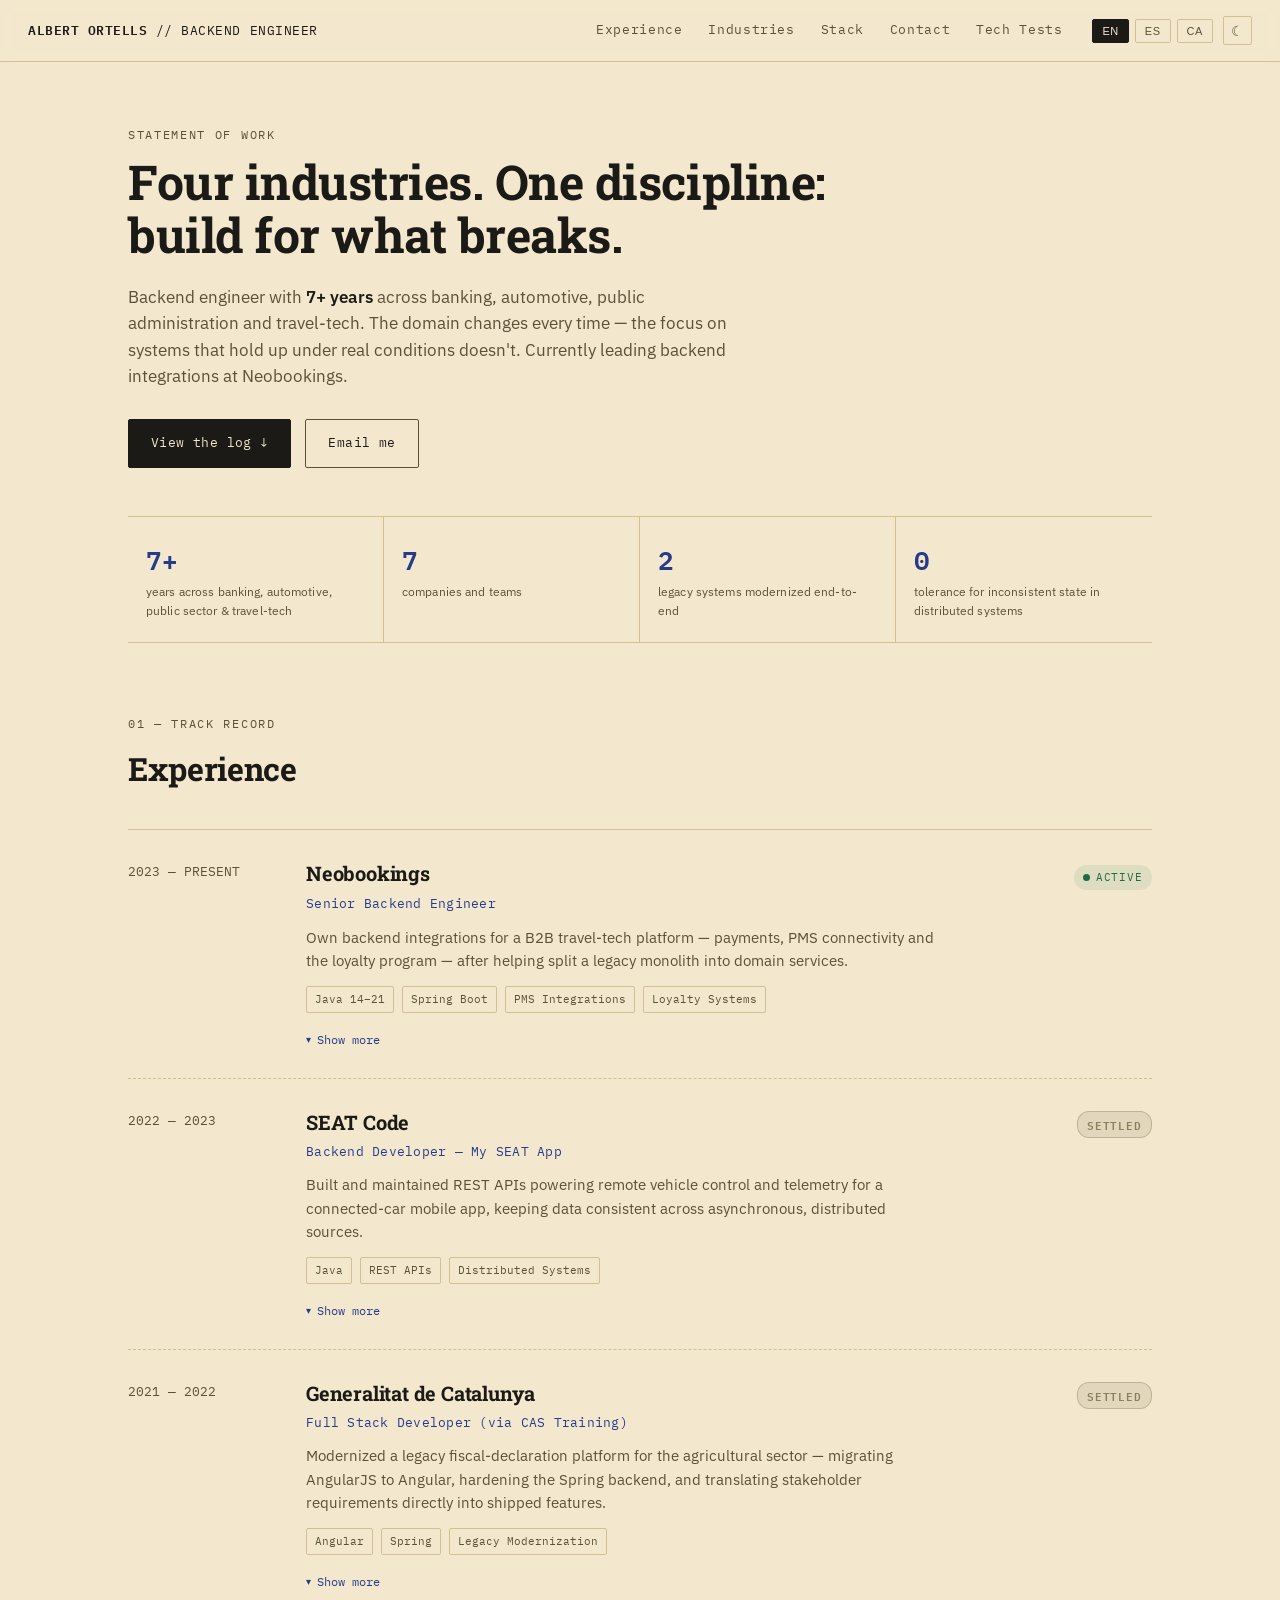
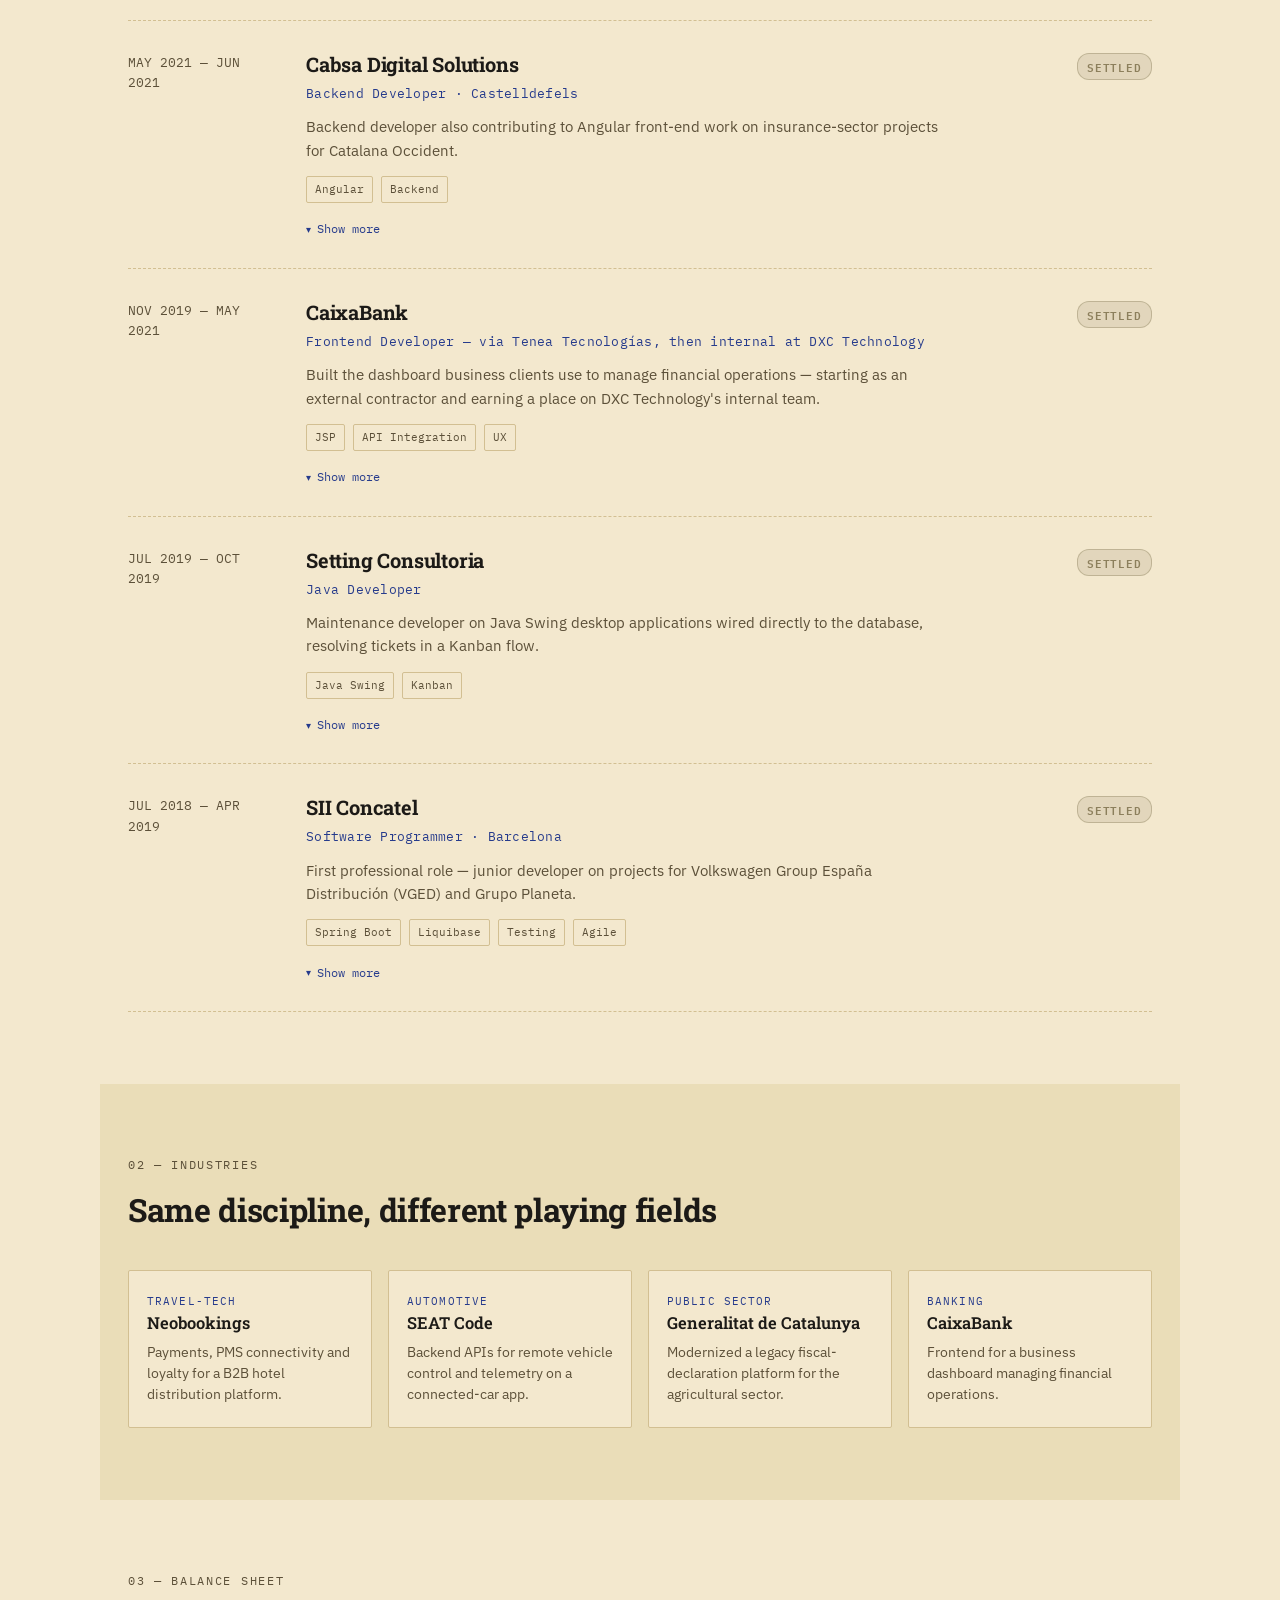
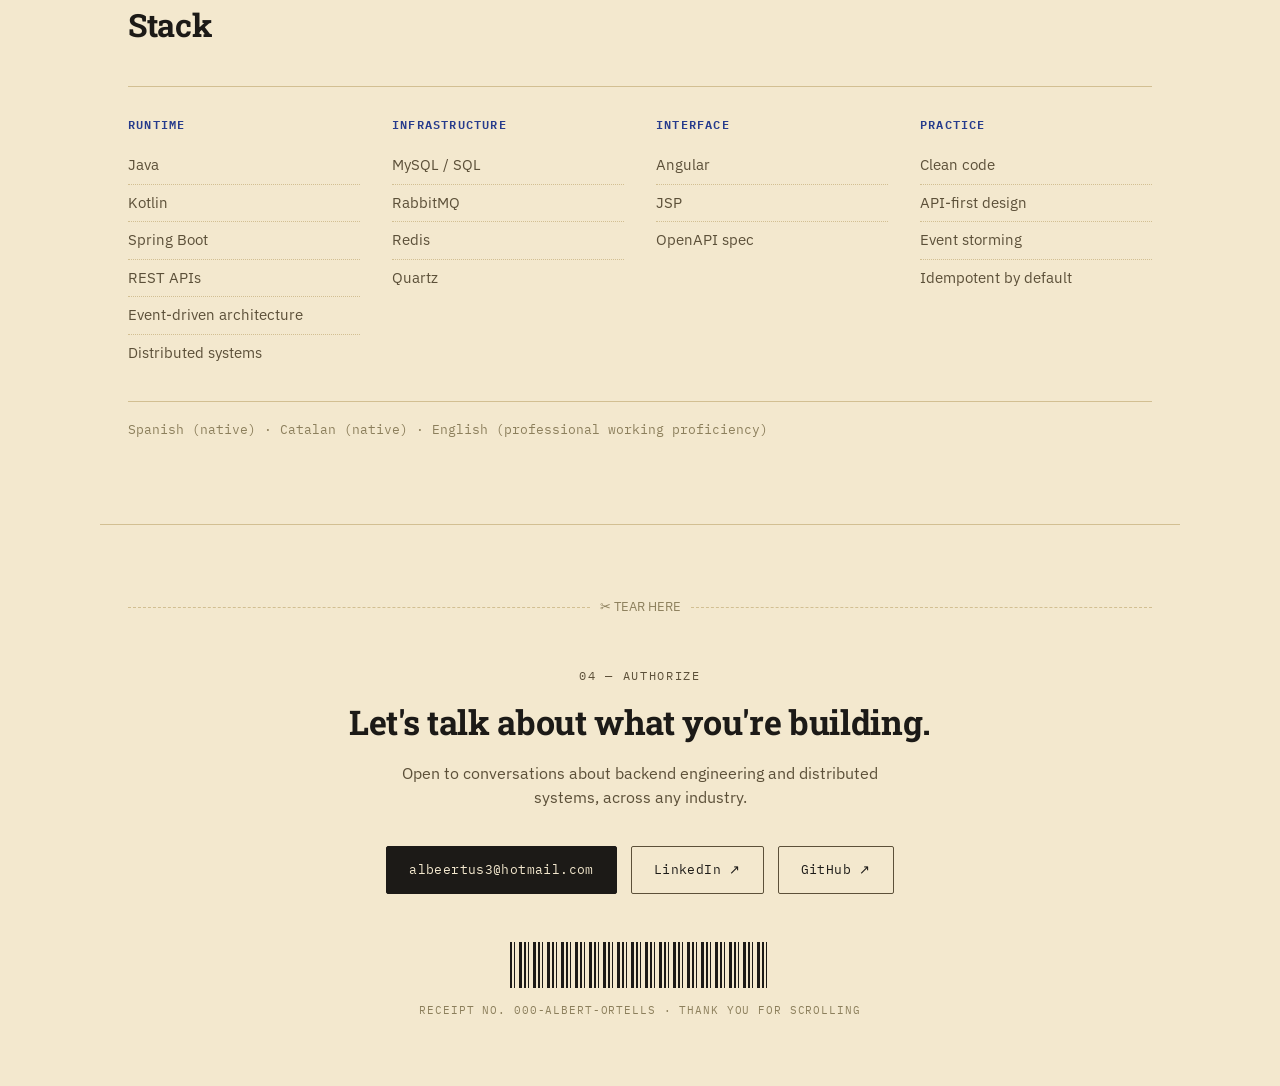
<file: index.html>
<!DOCTYPE html>
<html lang="en">
<head>
<meta charset="UTF-8">
<meta name="viewport" content="width=device-width, initial-scale=1.0">
<title>Albert Ortells — Backend Engineer</title>
<meta name="description" content="Backend engineer with 7+ years across banking, automotive, public administration and travel-tech. Currently leading payment integrations at Neobookings.">
<meta property="og:type" content="website">
<meta property="og:title" content="Albert Ortells — Backend Engineer">
<meta property="og:description" content="Backend engineer with 7+ years across banking, automotive, public administration and travel-tech. Currently leading payment integrations at Neobookings.">
<meta name="twitter:card" content="summary">
<meta name="twitter:title" content="Albert Ortells — Backend Engineer">
<meta name="twitter:description" content="Backend engineer with 7+ years across banking, automotive, public administration and travel-tech. Currently leading payment integrations at Neobookings.">
<link rel="icon" type="image/svg+xml" href="favicon.svg">
<link rel="stylesheet" href="style.css">
<script>
  (function () {
    var match = document.cookie.match(/(?:^|; )theme=([^;]*)/);
    var stored = match ? decodeURIComponent(match[1]) : null;
    var theme = stored || (window.matchMedia('(prefers-color-scheme: dark)').matches ? 'dark' : 'light');
    document.documentElement.setAttribute('data-theme', theme);
  })();
</script>
</head>
<body>

<div class="topbar">
  <div class="brand mono"><strong>ALBERT ORTELLS</strong> <span data-i18n="nav.role">// BACKEND ENGINEER</span></div>
  <button type="button" class="menu-toggle" id="menuToggle" aria-expanded="false" aria-controls="topbarMenu" aria-label="Menu">
    <span class="menu-icon" aria-hidden="true"></span>
  </button>
  <div class="topbar-menu" id="topbarMenu">
    <nav>
      <a href="#log" data-i18n="nav.experience">Experience</a>
      <a href="#industries" data-i18n="nav.industries">Industries</a>
      <a href="#stack" data-i18n="nav.stack">Stack</a>
      <a href="#contact" data-i18n="nav.contact">Contact</a>
      <a href="https://tech-test.albertortells.cat" target="_blank" rel="noopener" data-i18n="nav.techtests">Tech Tests</a>
    </nav>
    <div class="topbar-controls">
      <div class="lang-switch mono" role="group" aria-label="Language">
        <button type="button" class="lang-btn" data-lang="en">EN</button>
        <button type="button" class="lang-btn" data-lang="es">ES</button>
        <button type="button" class="lang-btn" data-lang="ca">CA</button>
      </div>
      <button type="button" class="theme-toggle" id="themeToggle" aria-pressed="false">
        <span class="theme-icon" aria-hidden="true">☾</span>
      </button>
    </div>
  </div>
</div>

<header class="hero" id="top">
  <div class="hero-inner reveal">
    <p class="eyebrow" data-i18n="hero.eyebrow">Statement of work</p>
    <h1 data-i18n="hero.h1">Four industries. One discipline: build for what breaks.</h1>
    <p class="lede" data-i18n="hero.lede" data-i18n-html>Backend engineer with <strong>7+ years</strong> across banking, automotive, public administration and travel-tech. The domain changes every time — the focus on systems that hold up under real conditions doesn't. Currently leading backend integrations at Neobookings.</p>
    <div class="cta-row">
      <a href="#log" class="btn-primary" data-i18n="hero.ctaLog">View the log ↓</a>
      <a href="mailto:albeertus3@hotmail.com" class="btn-ghost" data-i18n="hero.ctaEmail">Email me</a>
    </div>
  </div>

  <div class="ticker reveal">
    <div class="tick">
      <span class="tick-value mono">7+</span>
      <span class="tick-label" data-i18n="ticker.years">years across banking, automotive, public sector &amp; travel-tech</span>
    </div>
    <div class="tick">
      <span class="tick-value mono">7</span>
      <span class="tick-label" data-i18n="ticker.companies">companies and teams</span>
    </div>
    <div class="tick">
      <span class="tick-value mono">2</span>
      <span class="tick-label" data-i18n="ticker.legacy">legacy systems modernized end-to-end</span>
    </div>
    <div class="tick">
      <span class="tick-value mono">0</span>
      <span class="tick-label" data-i18n="ticker.tolerance">tolerance for inconsistent state in distributed systems</span>
    </div>
  </div>
</header>

<main>

  <section id="log" class="section log-section">
    <div class="section-head reveal">
      <p class="eyebrow" data-i18n="log.eyebrow">01 — Track record</p>
      <h2 data-i18n="log.h2">Experience</h2>
    </div>

    <ol class="ledger reveal">
      <li class="entry">
        <div class="entry-when mono" data-i18n="entry1.when">2023 — PRESENT</div>
        <div class="entry-body">
          <div class="entry-top">
            <h3>Neobookings</h3>
            <span class="status status-active mono"><i class="dot"></i><span data-i18n="status.active">ACTIVE</span></span>
          </div>
          <p class="entry-role" data-i18n="entry1.role">Senior Backend Engineer</p>
          <p class="entry-desc" data-i18n="entry1.desc">Own backend integrations for a B2B travel-tech platform — payments, PMS connectivity and the loyalty program — after helping split a legacy monolith into domain services.</p>
          <div class="entry-stack mono">
            <span>Java 14–21</span><span>Spring Boot</span><span>PMS Integrations</span><span>Loyalty Systems</span>
          </div>
          <details class="entry-more">
            <summary><span class="arrow">▾</span><span class="toggle-label">Show more</span></summary>
            <div class="entry-more-body">
              <p data-i18n="entry1.more1">Leading the unification of 18+ external payment providers (Stripe, Redsys, Adyen, OpenPay, PlaceToPay and more) into one resilient flow, with database-level idempotency to eliminate duplicate transactions under concurrency.</p>
              <p data-i18n="entry1.more2">Designed and built the loyalty program from scratch, and integrated multiple external Property Management Systems (PMS) to keep inventory and bookings in sync across the platform.</p>
              <p data-i18n="entry1.more3">Contributed to splitting a legacy monolith into Payments, Loyalty and Inventory services through event storming, and mentors newer developers through onboarding and pair programming.</p>
            </div>
          </details>
        </div>
      </li>

      <li class="entry">
        <div class="entry-when mono">2022 — 2023</div>
        <div class="entry-body">
          <div class="entry-top">
            <h3>SEAT Code</h3>
            <span class="status status-settled mono"><span data-i18n="status.settled">SETTLED</span></span>
          </div>
          <p class="entry-role" data-i18n="entry2.role">Backend Developer — My SEAT App</p>
          <p class="entry-desc" data-i18n="entry2.desc">Built and maintained REST APIs powering remote vehicle control and telemetry for a connected-car mobile app, keeping data consistent across asynchronous, distributed sources.</p>
          <div class="entry-stack mono">
            <span>Java</span><span>REST APIs</span><span>Distributed Systems</span>
          </div>
          <details class="entry-more">
            <summary><span class="arrow">▾</span><span class="toggle-label">Show more</span></summary>
            <div class="entry-more-body">
              <p data-i18n="entry2.more1">Worked within a distributed architecture where vehicle sensors sent data to backend services, which exposed it through APIs consumed by the mobile app. Focused on implementing business logic for vehicle status, remote actions and telemetry data.</p>
              <p data-i18n="entry2.more2">Though the project was in a maintenance phase, it gave deep exposure to distributed system design, service communication and how domain boundaries emerge in real systems — foundational for the integration work that followed at Neobookings.</p>
            </div>
          </details>
        </div>
      </li>

      <li class="entry">
        <div class="entry-when mono">2021 — 2022</div>
        <div class="entry-body">
          <div class="entry-top">
            <h3>Generalitat de Catalunya</h3>
            <span class="status status-settled mono"><span data-i18n="status.settled">SETTLED</span></span>
          </div>
          <p class="entry-role" data-i18n="entry3.role">Full Stack Developer (via CAS Training)</p>
          <p class="entry-desc" data-i18n="entry3.desc">Modernized a legacy fiscal-declaration platform for the agricultural sector — migrating AngularJS to Angular, hardening the Spring backend, and translating stakeholder requirements directly into shipped features.</p>
          <div class="entry-stack mono">
            <span>Angular</span><span>Spring</span><span>Legacy Modernization</span>
          </div>
          <details class="entry-more">
            <summary><span class="arrow">▾</span><span class="toggle-label">Show more</span></summary>
            <div class="entry-more-body">
              <p data-i18n="entry3.more1">Took on a hybrid role combining development, technical decision-making and coordination, working within a legacy system used by farmers and livestock professionals to submit and manage fiscal declarations.</p>
              <p data-i18n="entry3.more2">Participated directly in technical and functional requirement definition with stakeholders, and supported junior developers while contributing to solution design — strengthening the ability to navigate ambiguous, multi-stakeholder environments and turn business requirements into shipped technical decisions.</p>
            </div>
          </details>
        </div>
      </li>

      <li class="entry">
        <div class="entry-when mono" data-i18n="entry4.when">MAY 2021 — JUN 2021</div>
        <div class="entry-body">
          <div class="entry-top">
            <h3>Cabsa Digital Solutions</h3>
            <span class="status status-settled mono"><span data-i18n="status.settled">SETTLED</span></span>
          </div>
          <p class="entry-role" data-i18n="entry4.role">Backend Developer · Castelldefels</p>
          <p class="entry-desc" data-i18n="entry4.desc">Backend developer also contributing to Angular front-end work on insurance-sector projects for Catalana Occident.</p>
          <div class="entry-stack mono">
            <span>Angular</span><span>Backend</span>
          </div>
          <details class="entry-more">
            <summary><span class="arrow">▾</span><span class="toggle-label">Show more</span></summary>
            <div class="entry-more-body">
              <p data-i18n="entry4.more1">Two-month engagement combining backend development with hands-on Angular work for Catalana Occident, getting exposure to how insurance-sector platforms structure data and workflows between backend services and client-facing interfaces.</p>
            </div>
          </details>
        </div>
      </li>

      <li class="entry">
        <div class="entry-when mono" data-i18n="entry5.when">NOV 2019 — MAY 2021</div>
        <div class="entry-body">
          <div class="entry-top">
            <h3>CaixaBank</h3>
            <span class="status status-settled mono"><span data-i18n="status.settled">SETTLED</span></span>
          </div>
          <p class="entry-role" data-i18n="entry5.role">Frontend Developer — via Tenea Tecnologías, then internal at DXC Technology</p>
          <p class="entry-desc" data-i18n="entry5.desc">Built the dashboard business clients use to manage financial operations — starting as an external contractor and earning a place on DXC Technology's internal team.</p>
          <div class="entry-stack mono">
            <span>JSP</span><span>API Integration</span><span>UX</span>
          </div>
          <details class="entry-more">
            <summary><span class="arrow">▾</span><span class="toggle-label">Show more</span></summary>
            <div class="entry-more-body">
              <p data-i18n="entry5.more1">Joined the project as an external contractor placed through Tenea Tecnologías, working inside DXC Technology's team on a digital banking dashboard for business clients. After proving his work over several months, DXC brought him on directly as internal staff — continuing on the same project.</p>
              <p data-i18n="entry5.more2">Focused on implementing UI components from design specs (JSP-based architecture), integrating frontend logic with backend APIs to display real-time financial data, and reducing friction in key operations — reinforcing how much backend data contracts shape frontend usability.</p>
            </div>
          </details>
        </div>
      </li>

      <li class="entry">
        <div class="entry-when mono">JUL 2019 — OCT 2019</div>
        <div class="entry-body">
          <div class="entry-top">
            <h3>Setting Consultoria</h3>
            <span class="status status-settled mono"><span data-i18n="status.settled">SETTLED</span></span>
          </div>
          <p class="entry-role" data-i18n="entry6.role">Java Developer</p>
          <p class="entry-desc" data-i18n="entry6.desc">Maintenance developer on Java Swing desktop applications wired directly to the database, resolving tickets in a Kanban flow.</p>
          <div class="entry-stack mono">
            <span>Java Swing</span><span>Kanban</span>
          </div>
          <details class="entry-more">
            <summary><span class="arrow">▾</span><span class="toggle-label">Show more</span></summary>
            <div class="entry-more-body">
              <p data-i18n="entry6.more1">Worked on thick-client Java Swing interfaces connected directly to the database with no backend layer in between — a different paradigm from the API-first, service-oriented work that came both before and after in his career.</p>
              <p data-i18n="entry6.more2">Operated within a Kanban-driven maintenance project, picking up tickets and resolving them independently, which sharpened the ability to work efficiently within tightly scoped, ticket-based workflows.</p>
            </div>
          </details>
        </div>
      </li>

      <li class="entry">
        <div class="entry-when mono" data-i18n="entry7.when">JUL 2018 — APR 2019</div>
        <div class="entry-body">
          <div class="entry-top">
            <h3>SII Concatel</h3>
            <span class="status status-settled mono"><span data-i18n="status.settled">SETTLED</span></span>
          </div>
          <p class="entry-role" data-i18n="entry7.role">Software Programmer · Barcelona</p>
          <p class="entry-desc" data-i18n="entry7.desc">First professional role — junior developer on projects for Volkswagen Group España Distribución (VGED) and Grupo Planeta.</p>
          <div class="entry-stack mono">
            <span>Spring Boot</span><span>Liquibase</span><span>Testing</span><span>Agile</span>
          </div>
          <details class="entry-more">
            <summary><span class="arrow">▾</span><span class="toggle-label">Show more</span></summary>
            <div class="entry-more-body">
              <p data-i18n="entry7.more1">The starting point of a backend career: as a junior developer discovering the professional world, this is where fundamentals like Spring Boot, Liquibase-managed database migrations, testing tools and agile methodologies were first put into practice on real client work for VGED and Grupo Planeta.</p>
              <p data-i18n="entry7.more2">Everything since — from legacy modernization to payment infrastructure — has built on what got picked up here first.</p>
            </div>
          </details>
        </div>
      </li>
    </ol>
  </section>

  <section id="industries" class="section industries-section">
    <div class="section-head reveal">
      <p class="eyebrow" data-i18n="industries.eyebrow">02 — Industries</p>
      <h2 data-i18n="industries.h2">Same discipline, different playing fields</h2>
    </div>

    <div class="industry-grid reveal">
      <div class="industry-card">
        <p class="industry-tag" data-i18n="industry.travel.tag">Travel-tech</p>
        <p class="industry-company">Neobookings</p>
        <p class="industry-note" data-i18n="industry.travel.note">Payments, PMS connectivity and loyalty for a B2B hotel distribution platform.</p>
      </div>
      <div class="industry-card">
        <p class="industry-tag" data-i18n="industry.automotive.tag">Automotive</p>
        <p class="industry-company">SEAT Code</p>
        <p class="industry-note" data-i18n="industry.automotive.note">Backend APIs for remote vehicle control and telemetry on a connected-car app.</p>
      </div>
      <div class="industry-card">
        <p class="industry-tag" data-i18n="industry.public.tag">Public sector</p>
        <p class="industry-company">Generalitat de Catalunya</p>
        <p class="industry-note" data-i18n="industry.public.note">Modernized a legacy fiscal-declaration platform for the agricultural sector.</p>
      </div>
      <div class="industry-card">
        <p class="industry-tag" data-i18n="industry.banking.tag">Banking</p>
        <p class="industry-company">CaixaBank</p>
        <p class="industry-note" data-i18n="industry.banking.note">Frontend for a business dashboard managing financial operations.</p>
      </div>
    </div>
  </section>

  <section id="stack" class="section stack-section">
    <div class="section-head reveal">
      <p class="eyebrow" data-i18n="stack.eyebrow">03 — Balance sheet</p>
      <h2 data-i18n="stack.h2">Stack</h2>
    </div>

    <div class="ledger-columns reveal">
      <div class="ledger-col">
        <h3 data-i18n="stack.runtime">Runtime</h3>
        <ul>
          <li>Java</li>
          <li>Kotlin</li>
          <li>Spring Boot</li>
          <li>REST APIs</li>
          <li>Event-driven architecture</li>
          <li>Distributed systems</li>
        </ul>
      </div>
      <div class="ledger-col">
        <h3 data-i18n="stack.infrastructure">Infrastructure</h3>
        <ul>
          <li>MySQL / SQL</li>
          <li>RabbitMQ</li>
          <li>Redis</li>
          <li>Quartz</li>
        </ul>
      </div>
      <div class="ledger-col">
        <h3 data-i18n="stack.interface">Interface</h3>
        <ul>
          <li>Angular</li>
          <li>JSP</li>
          <li>OpenAPI spec</li>
        </ul>
      </div>
      <div class="ledger-col">
        <h3 data-i18n="stack.practice">Practice</h3>
        <ul>
          <li data-i18n="practice.item1">Clean code</li>
          <li data-i18n="practice.item2">API-first design</li>
          <li data-i18n="practice.item3">Event storming</li>
          <li data-i18n="practice.item4">Idempotent by default</li>
        </ul>
      </div>
    </div>

    <p class="languages reveal" data-i18n="languages">Spanish (native) · Catalan (native) · English (professional working proficiency)</p>
  </section>

  <section id="contact" class="section contact-section">
    <div class="tear reveal"><span data-i18n="contact.tear">✂ TEAR HERE</span></div>
    <div class="section-head center reveal">
      <p class="eyebrow" data-i18n="contact.eyebrow">04 — Authorize</p>
      <h2 data-i18n="contact.h2">Let's talk about what you're building.</h2>
      <p class="contact-lede" data-i18n="contact.lede">Open to conversations about backend engineering and distributed systems, across any industry.</p>
    </div>
    <div class="cta-row center reveal">
      <a href="mailto:albeertus3@hotmail.com" class="btn-primary">albeertus3@hotmail.com</a>
      <a href="https://www.linkedin.com/in/albertortells" target="_blank" rel="noopener" class="btn-ghost">LinkedIn ↗</a>
      <a href="https://github.com/albertortells" target="_blank" rel="noopener" class="btn-ghost">GitHub ↗</a>
    </div>
    <div class="barcode reveal" aria-hidden="true"></div>
    <p class="foot-note reveal" data-i18n="contact.footnote">Receipt No. 000-ALBERT-ORTELLS · Thank you for scrolling</p>
  </section>

</main>

<script src="translations.js"></script>
<script src="script.js"></script>

</body>
</html>
</file>
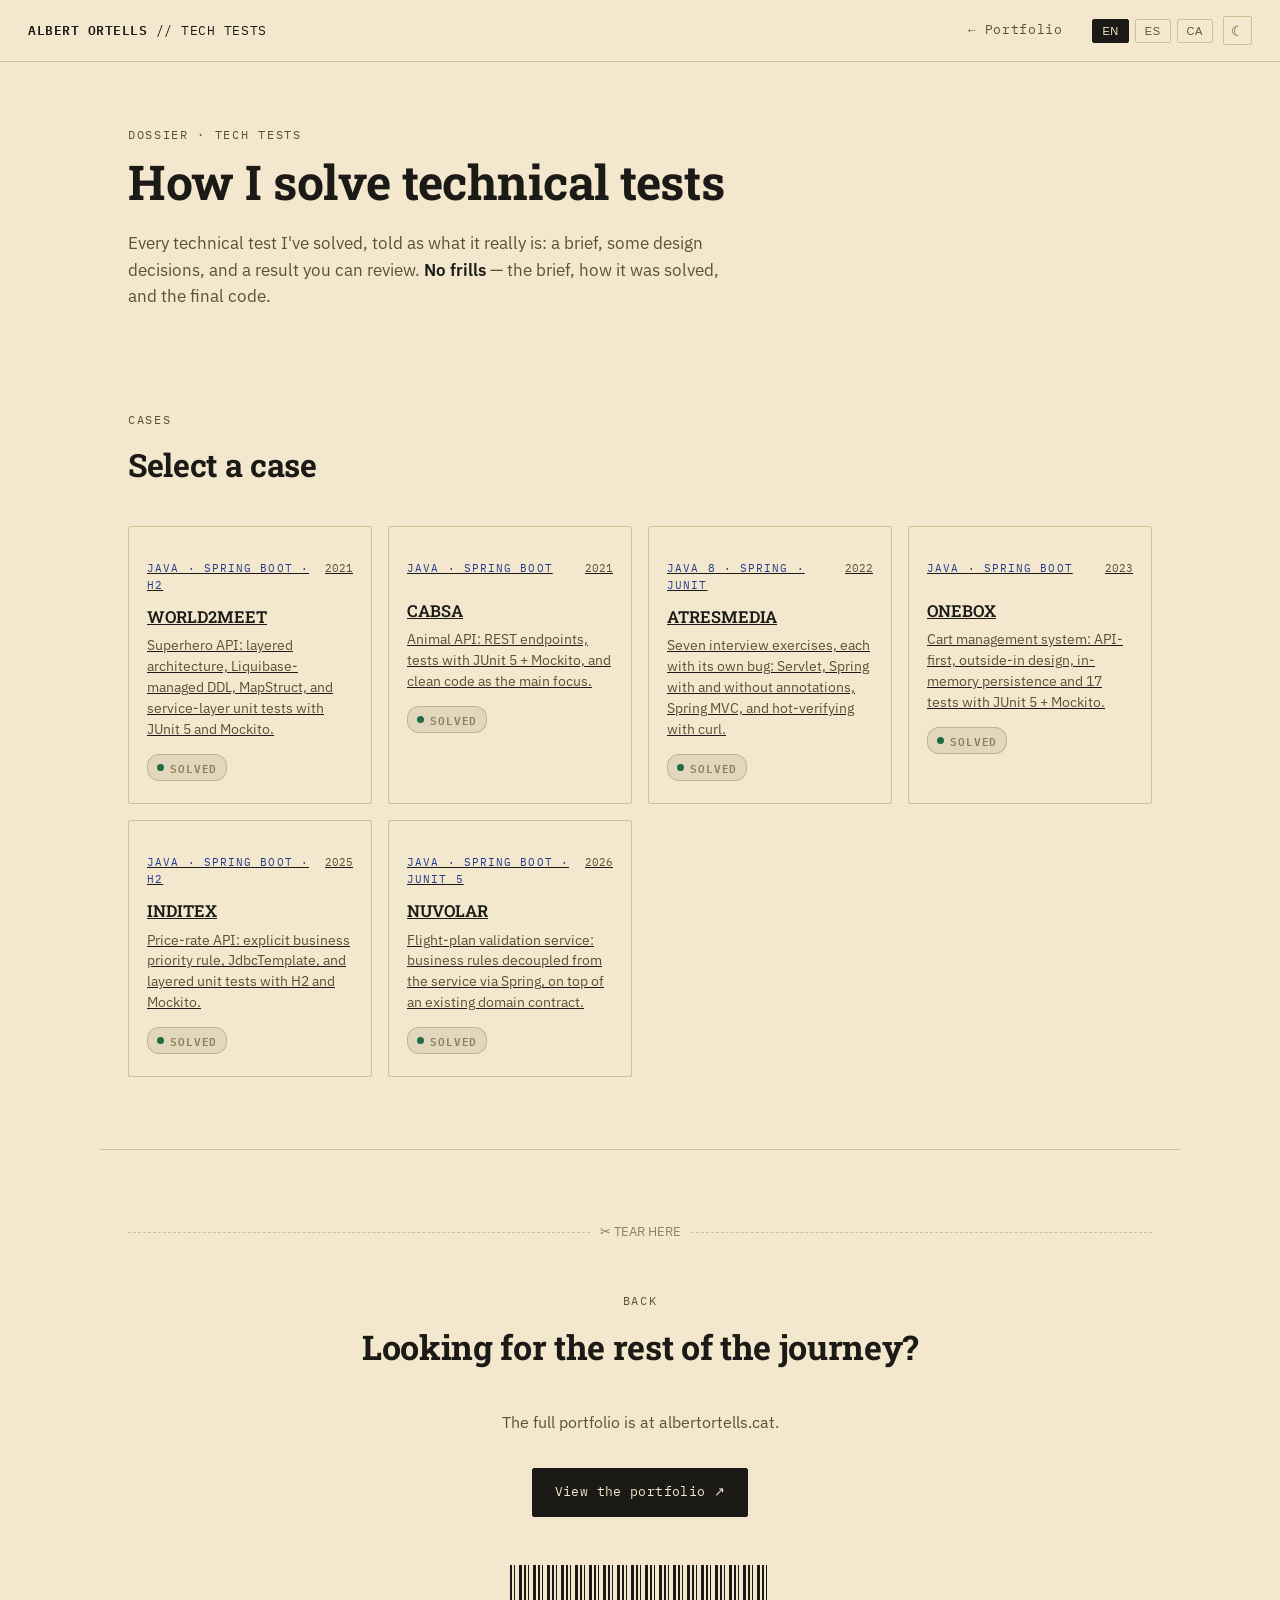
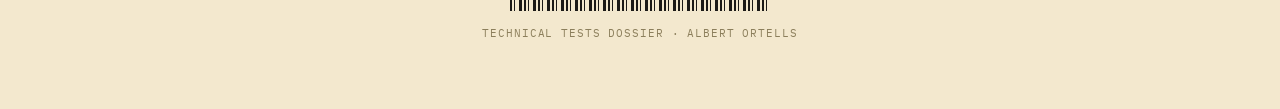
<file: tech-tests/index.html>
<!DOCTYPE html>
<html lang="es">
<head>
<meta charset="UTF-8">
<meta name="viewport" content="width=device-width, initial-scale=1.0">
<title>Pruebas técnicas — Albert Ortells</title>
<meta name="description" content="Dossier de pruebas técnicas resueltas por Albert Ortells: el enunciado, las decisiones de diseño y el código final de cada caso.">
<meta property="og:type" content="website">
<meta property="og:title" content="Pruebas técnicas — Albert Ortells">
<meta property="og:description" content="Dossier de pruebas técnicas resueltas por Albert Ortells: el enunciado, las decisiones de diseño y el código final de cada caso.">
<meta name="twitter:card" content="summary">
<meta name="twitter:title" content="Pruebas técnicas — Albert Ortells">
<meta name="twitter:description" content="Dossier de pruebas técnicas resueltas por Albert Ortells: el enunciado, las decisiones de diseño y el código final de cada caso.">
<link rel="icon" type="image/svg+xml" href="favicon.svg">
<link rel="stylesheet" href="style.css">
<script>
  (function () {
    var match = document.cookie.match(/(?:^|; )theme=([^;]*)/);
    var stored = match ? decodeURIComponent(match[1]) : null;
    var theme = stored || (window.matchMedia('(prefers-color-scheme: dark)').matches ? 'dark' : 'light');
    document.documentElement.setAttribute('data-theme', theme);
  })();
</script>
</head>
<body data-page="cards">

<div class="topbar">
  <div class="brand mono"><strong>ALBERT ORTELLS</strong> <span data-i18n="cards.nav.role">// TECH TESTS</span></div>
  <button type="button" class="menu-toggle" id="menuToggle" aria-expanded="false" aria-controls="topbarMenu" aria-label="Menu">
    <span class="menu-icon" aria-hidden="true"></span>
  </button>
  <div class="topbar-menu" id="topbarMenu">
    <nav>
      <a href="https://albertortells.cat" data-i18n="cards.nav.back">← Portfolio</a>
    </nav>
    <div class="topbar-controls">
      <div class="lang-switch mono" role="group" aria-label="Language">
        <button type="button" class="lang-btn" data-lang="en">EN</button>
        <button type="button" class="lang-btn" data-lang="es">ES</button>
        <button type="button" class="lang-btn" data-lang="ca">CA</button>
      </div>
      <button type="button" class="theme-toggle" id="themeToggle" aria-pressed="false">
        <span class="theme-icon" aria-hidden="true">☾</span>
      </button>
    </div>
  </div>
</div>

<section class="hero">
  <div class="hero-inner reveal">
    <p class="eyebrow" data-i18n="cards.hero.eyebrow">DOSSIER · PRUEBAS TÉCNICAS</p>
    <h1 data-i18n="cards.hero.h1">Cómo resuelvo pruebas técnicas</h1>
    <p class="lede" data-i18n="cards.hero.lede" data-i18n-html>
      Cada prueba técnica que he resuelto, contada como lo que realmente es:
      un enunciado, unas decisiones de diseño y un resultado que se puede
      revisar. <strong>Sin adornos</strong> — el enunciado, cómo se resolvió y el código final.
    </p>
  </div>
</section>

<section class="section">
  <div class="section-head reveal">
    <p class="eyebrow" data-i18n="cards.section.eyebrow">Casos</p>
    <h2 data-i18n="cards.section.h2">Selecciona un caso</h2>
  </div>
  <div class="industry-grid reveal">
    <a class="industry-card" href="world2meet/">
      <div class="industry-top">
        <p class="industry-tag">Java · Spring Boot · H2</p>
        <p class="industry-year mono">2021</p>
      </div>
      <p class="industry-company">WORLD2MEET</p>
      <p class="industry-note" data-i18n="cards.world2meetCard.note">API de súper héroes: arquitectura en capas, DDL gestionado con Liquibase, MapStruct y tests unitarios del servicio con JUnit 5 y Mockito.</p>
      <span class="status status-settled" style="margin-top:0.875rem;"><span class="dot"></span><span data-i18n="cards.status.settled">RESUELTA</span></span>
    </a>
    <a class="industry-card" href="cabsa/">
      <div class="industry-top">
        <p class="industry-tag">Java · Spring Boot</p>
        <p class="industry-year mono">2021</p>
      </div>
      <p class="industry-company">CABSA</p>
      <p class="industry-note" data-i18n="cards.cabsaCard.note">API de animales: endpoints REST, tests con JUnit 5 + Mockito, y limpieza de código como foco principal.</p>
      <span class="status status-settled" style="margin-top:0.875rem;"><span class="dot"></span><span data-i18n="cards.status.settled">RESUELTA</span></span>
    </a>
    <a class="industry-card" href="a3media/">
      <div class="industry-top">
        <p class="industry-tag">Java 8 · Spring · JUnit</p>
        <p class="industry-year mono">2022</p>
      </div>
      <p class="industry-company">ATRESMEDIA</p>
      <p class="industry-note" data-i18n="cards.a3mediaCard.note">Siete ejercicios de entrevista con un bug distinto en cada uno: Servlet, Spring con y sin anotaciones, Spring MVC y verificación en caliente con curl.</p>
      <span class="status status-settled" style="margin-top:0.875rem;"><span class="dot"></span><span data-i18n="cards.status.settled">RESUELTA</span></span>
    </a>
    <a class="industry-card" href="onebox/">
      <div class="industry-top">
        <p class="industry-tag">Java · Spring Boot</p>
        <p class="industry-year mono">2023</p>
      </div>
      <p class="industry-company">ONEBOX</p>
      <p class="industry-note" data-i18n="cards.oneboxCard.note">Sistema de gestión de carritos: diseño API-first de fuera hacia dentro, persistencia en memoria y 17 tests con JUnit 5 + Mockito.</p>
      <span class="status status-settled" style="margin-top:0.875rem;"><span class="dot"></span><span data-i18n="cards.status.settled">RESUELTA</span></span>
    </a>
    <a class="industry-card" href="inditex/">
      <div class="industry-top">
        <p class="industry-tag">Java · Spring Boot · H2</p>
        <p class="industry-year mono">2025</p>
      </div>
      <p class="industry-company">INDITEX</p>
      <p class="industry-note" data-i18n="cards.inditexCard.note">API de tarifas de precios: prioridad de negocio explícita, JdbcTemplate y tests unitarios por capas con H2 y Mockito.</p>
      <span class="status status-settled" style="margin-top:0.875rem;"><span class="dot"></span><span data-i18n="cards.status.settled">RESUELTA</span></span>
    </a>
    <a class="industry-card" href="nuvolar/">
      <div class="industry-top">
        <p class="industry-tag">Java · Spring Boot · JUnit 5</p>
        <p class="industry-year mono">2026</p>
      </div>
      <p class="industry-company">NUVOLAR</p>
      <p class="industry-note" data-i18n="cards.nuvolarCard.note">Servicio de validación de planes de vuelo: reglas de negocio desacopladas del servicio vía Spring, sobre un contrato de dominio ya existente.</p>
      <span class="status status-settled" style="margin-top:0.875rem;"><span class="dot"></span><span data-i18n="cards.status.settled">RESUELTA</span></span>
    </a>
  </div>
</section>

<section class="section contact-section">
  <div class="tear reveal"><span data-i18n="cards.contact.tear">✂ TEAR HERE</span></div>
  <div class="section-head center reveal">
    <p class="eyebrow" data-i18n="cards.contact.eyebrow">Volver</p>
    <h2 data-i18n="cards.contact.h2">¿Buscas el resto del recorrido?</h2>
  </div>
  <p class="contact-lede reveal" data-i18n="cards.contact.lede">El portfolio completo está en albertortells.cat.</p>
  <div class="cta-row center reveal">
    <a href="https://albertortells.cat" class="btn-primary" data-i18n="cards.contact.cta">Ver el portfolio ↗</a>
  </div>
  <div class="barcode reveal" aria-hidden="true"></div>
  <p class="foot-note reveal" data-i18n="cards.contact.footnote">Dossier de pruebas técnicas · Albert Ortells</p>
</section>

<script src="translations.js"></script>
<script src="script.js"></script>
</body>
</html>
</file>
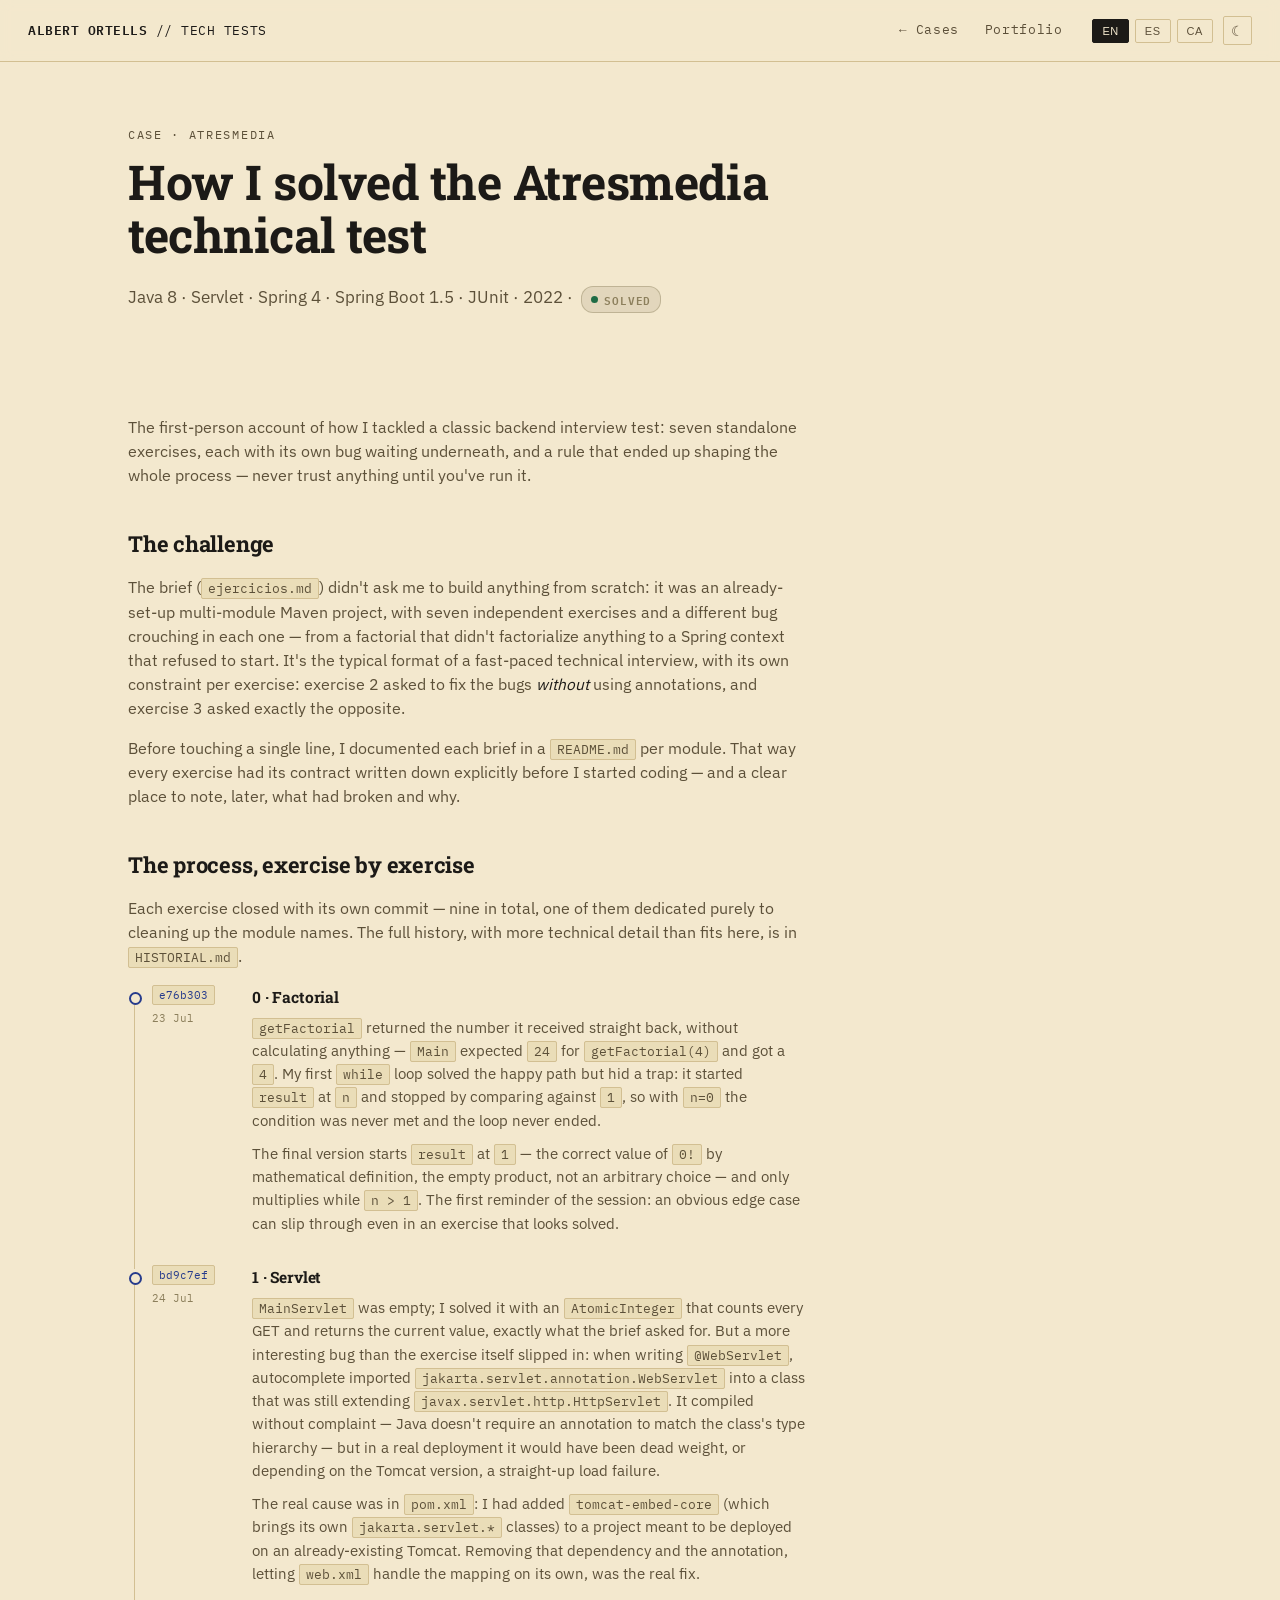
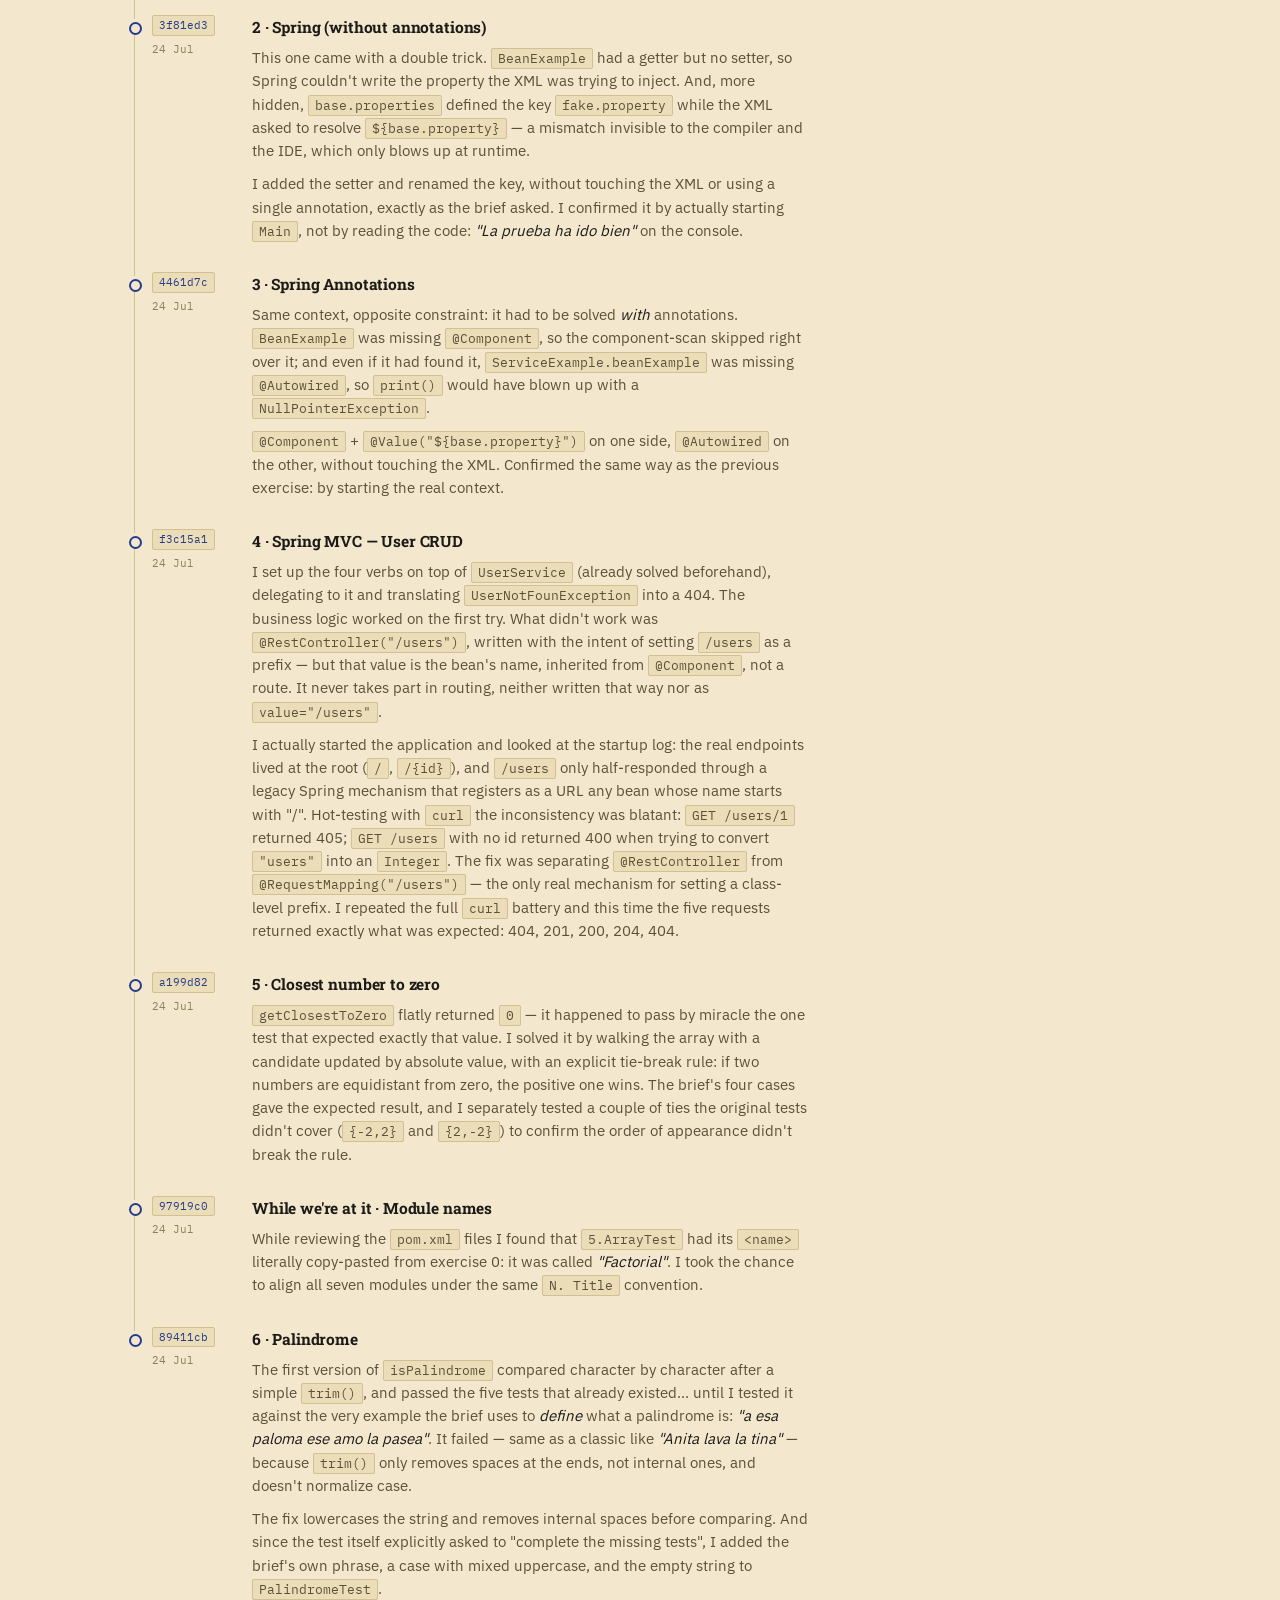
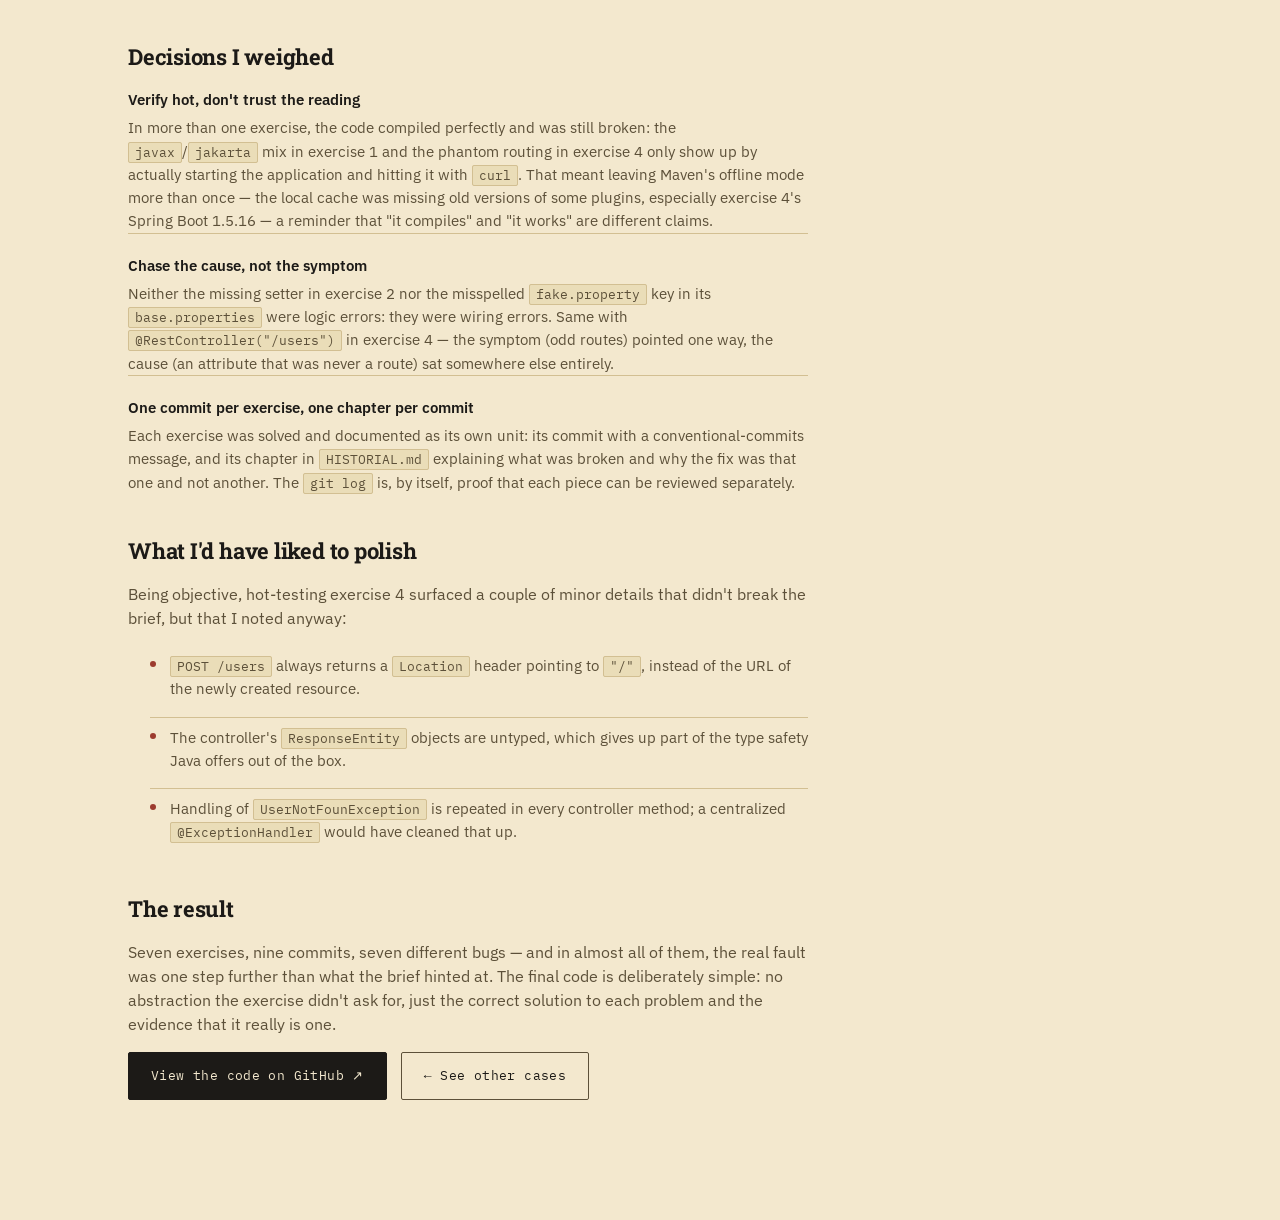
<file: tech-tests/a3media/index.html>
<!DOCTYPE html>
<html lang="es">
<head>
<meta charset="UTF-8">
<meta name="viewport" content="width=device-width, initial-scale=1.0">
<title>Cómo resolví la prueba técnica de Atresmedia — Albert Ortells</title>
<meta name="description" content="El relato en primera persona de cómo afronté los siete ejercicios de la prueba técnica de Atresmedia: los bugs que encontré, cómo los verifiqué de verdad y qué decisiones tomé por el camino.">
<meta property="og:type" content="article">
<meta property="og:title" content="Cómo resolví la prueba técnica de Atresmedia">
<meta property="og:description" content="Siete ejercicios sueltos, cada uno con su propio bug esperando debajo, y una regla que terminó marcando todo el proceso: no dar nada por bueno sin ejecutarlo.">
<meta name="twitter:card" content="summary">
<meta name="twitter:title" content="Cómo resolví la prueba técnica de Atresmedia">
<meta name="twitter:description" content="Siete ejercicios sueltos, cada uno con su propio bug esperando debajo, y una regla que terminó marcando todo el proceso: no dar nada por bueno sin ejecutarlo.">
<link rel="icon" type="image/svg+xml" href="../favicon.svg">
<link rel="stylesheet" href="../style.css">
<script>
  (function () {
    var match = document.cookie.match(/(?:^|; )theme=([^;]*)/);
    var stored = match ? decodeURIComponent(match[1]) : null;
    var theme = stored || (window.matchMedia('(prefers-color-scheme: dark)').matches ? 'dark' : 'light');
    document.documentElement.setAttribute('data-theme', theme);
  })();
</script>
</head>
<body data-page="a3media">

<div class="topbar">
  <div class="brand mono"><strong>ALBERT ORTELLS</strong> <span data-i18n="a3media.nav.role">// TECH TESTS</span></div>
  <button type="button" class="menu-toggle" id="menuToggle" aria-expanded="false" aria-controls="topbarMenu" aria-label="Menu">
    <span class="menu-icon" aria-hidden="true"></span>
  </button>
  <div class="topbar-menu" id="topbarMenu">
    <nav>
      <a href="../" data-i18n="a3media.nav.cases">← Casos</a>
      <a href="https://albertortells.cat">Portfolio</a>
    </nav>
    <div class="topbar-controls">
      <div class="lang-switch mono" role="group" aria-label="Language">
        <button type="button" class="lang-btn" data-lang="en">EN</button>
        <button type="button" class="lang-btn" data-lang="es">ES</button>
        <button type="button" class="lang-btn" data-lang="ca">CA</button>
      </div>
      <button type="button" class="theme-toggle" id="themeToggle" aria-pressed="false">
        <span class="theme-icon" aria-hidden="true">☾</span>
      </button>
    </div>
  </div>
</div>

<section class="hero">
  <div class="hero-inner reveal">
    <p class="eyebrow" data-i18n="a3media.hero.eyebrow">CASO · ATRESMEDIA</p>
    <h1 data-i18n="a3media.hero.h1">Cómo resolví la prueba técnica de Atresmedia</h1>
    <p class="lede">
      Java 8 · Servlet · Spring 4 · Spring Boot 1.5 · JUnit · 2022 ·
      <span class="status status-settled" style="margin-left:0.25rem;"><span class="dot"></span><span data-i18n="a3media.status.settled">RESUELTA</span></span>
    </p>
  </div>
</section>

<section class="section reveal">
<div class="story">

<p data-i18n="a3media.story.p1">
El relato, en primera persona, de cómo afronté un clásico test de entrevista backend: siete ejercicios sueltos, cada uno con su propio bug esperando debajo, y una regla que terminó marcando todo el proceso — no dar nada por bueno sin ejecutarlo.
</p>

<h2 data-i18n="a3media.story.challenge.h2">El reto</h2>
<p data-i18n="a3media.story.challenge.p1" data-i18n-html>El enunciado (<code>ejercicios.md</code>) no pedía construir nada desde cero: era un proyecto Maven multi-módulo ya montado, con siete ejercicios independientes y un bug distinto agazapado en cada uno — desde un factorial que no factorializaba nada hasta un contexto de Spring que se negaba a arrancar. Es el formato típico de una entrevista técnica exprés, con una restricción propia por ejercicio: el 2 pedía corregir los fallos <em>sin</em> usar anotaciones, y el 3 exactamente lo contrario.</p>
<p data-i18n="a3media.story.challenge.p2" data-i18n-html>Antes de tocar una sola línea, documenté cada enunciado en un <code>README.md</code> por módulo. Así cada ejercicio quedaba con su contrato explícito por escrito antes de empezar a picar código — y con un sitio claro donde anotar, más tarde, qué se había roto y por qué.</p>

<h2 data-i18n="a3media.story.process.h2">El proceso, ejercicio a ejercicio</h2>
<p data-i18n="a3media.story.process.intro" data-i18n-html>Cada ejercicio se cerró con su propio commit — nueve en total, uno de ellos dedicado solo a limpiar los nombres de los módulos. El historial completo, con más detalle técnico del que cabe aquí, queda en <code>HISTORIAL.md</code>.</p>

<div class="a3m-timeline">

  <div class="a3m-entry">
    <div class="a3m-rail"><span class="a3m-hash">e76b303</span><span class="a3m-date" data-i18n="a3media.story.timeline.entry1.date">23 jul</span></div>
    <div>
      <h3 data-i18n="a3media.story.timeline.entry1.h3">0 · Factorial</h3>
      <p data-i18n="a3media.story.timeline.entry1.p1" data-i18n-html><code>getFactorial</code> devolvía directamente el número que recibía, sin calcular nada — <code>Main</code> esperaba un <code>24</code> para <code>getFactorial(4)</code> y se encontraba con un <code>4</code>. Mi primer bucle <code>while</code> resolvía el caso feliz pero escondía una trampa: arrancaba <code>result</code> en <code>n</code> y frenaba comparando con <code>1</code>, así que con <code>n=0</code> la condición nunca se cumplía y el bucle no terminaba jamás.</p>
      <p data-i18n="a3media.story.timeline.entry1.p2" data-i18n-html>La versión final arranca <code>result</code> en <code>1</code> — el valor correcto de <code>0!</code> por definición matemática, el producto vacío, no una elección arbitraria — y solo multiplica mientras <code>n &gt; 1</code>. El primer recordatorio de la sesión: un caso límite obvio puede colarse incluso en un ejercicio que parece resuelto.</p>
    </div>
  </div>

  <div class="a3m-entry">
    <div class="a3m-rail"><span class="a3m-hash">bd9c7ef</span><span class="a3m-date" data-i18n="a3media.story.timeline.entry2.date">24 jul</span></div>
    <div>
      <h3 data-i18n="a3media.story.timeline.entry2.h3">1 · Servlet</h3>
      <p data-i18n="a3media.story.timeline.entry2.p1" data-i18n-html><code>MainServlet</code> estaba vacía; la resolví con un <code>AtomicInteger</code> que cuenta cada GET y devuelve el valor actual, justo lo que pedía el enunciado. Pero se coló un bug más interesante que el propio ejercicio: al escribir <code>@WebServlet</code>, el autocompletado importó <code>jakarta.servlet.annotation.WebServlet</code> en una clase que seguía extendiendo <code>javax.servlet.http.HttpServlet</code>. Compilaba sin quejarse — Java no exige que una anotación case con la jerarquía de tipos de la clase —, pero en un despliegue real habría sido papel mojado o, según la versión de Tomcat, un fallo de carga directo.</p>
      <p data-i18n="a3media.story.timeline.entry2.p2" data-i18n-html>La causa real estaba en el <code>pom.xml</code>: había añadido <code>tomcat-embed-core</code> (que trae sus propias clases <code>jakarta.servlet.*</code>) a un proyecto pensado para desplegarse sobre un Tomcat ya existente. Quitar esa dependencia y la anotación, dejando que <code>web.xml</code> se encargara en solitario del mapeo, fue la solución de verdad.</p>
    </div>
  </div>

  <div class="a3m-entry">
    <div class="a3m-rail"><span class="a3m-hash">3f81ed3</span><span class="a3m-date" data-i18n="a3media.story.timeline.entry3.date">24 jul</span></div>
    <div>
      <h3 data-i18n="a3media.story.timeline.entry3.h3">2 · Spring (sin anotaciones)</h3>
      <p data-i18n="a3media.story.timeline.entry3.p1" data-i18n-html>Este venía con truco doble. <code>BeanExample</code> tenía getter pero no setter, así que Spring no podía escribir la <em>property</em> que el XML intentaba inyectar. Y, más escondido, <code>base.properties</code> definía la clave <code>fake.property</code> mientras el XML pedía resolver <code>${base.property}</code> — un desajuste invisible para el compilador y el IDE, que solo revienta al ejecutar.</p>
      <p data-i18n="a3media.story.timeline.entry3.p2" data-i18n-html>Añadí el setter y renombré la clave, sin tocar el XML ni usar una sola anotación, tal y como pedía el enunciado. Lo confirmé arrancando <code>Main</code> de verdad, no leyendo el código: <em>"La prueba ha ido bien"</em> en consola.</p>
    </div>
  </div>

  <div class="a3m-entry">
    <div class="a3m-rail"><span class="a3m-hash">4461d7c</span><span class="a3m-date" data-i18n="a3media.story.timeline.entry4.date">24 jul</span></div>
    <div>
      <h3 data-i18n="a3media.story.timeline.entry4.h3">3 · Spring Annotations</h3>
      <p data-i18n="a3media.story.timeline.entry4.p1" data-i18n-html>Mismo contexto, restricción inversa: había que resolverlo <em>con</em> anotaciones. <code>BeanExample</code> no llevaba <code>@Component</code>, así que el <em>component-scan</em> pasaba de largo; y aunque lo hubiera encontrado, a <code>ServiceExample.beanExample</code> le faltaba <code>@Autowired</code>, con lo que <code>print()</code> habría reventado con un <code>NullPointerException</code>.</p>
      <p data-i18n="a3media.story.timeline.entry4.p2" data-i18n-html><code>@Component</code> + <code>@Value("${base.property}")</code> en un lado, <code>@Autowired</code> en el otro, sin tocar el XML. Confirmado igual que el ejercicio anterior: arrancando el contexto real.</p>
    </div>
  </div>

  <div class="a3m-entry">
    <div class="a3m-rail"><span class="a3m-hash">f3c15a1</span><span class="a3m-date" data-i18n="a3media.story.timeline.entry5.date">24 jul</span></div>
    <div>
      <h3 data-i18n="a3media.story.timeline.entry5.h3">4 · Spring MVC — CRUD de usuarios</h3>
      <p data-i18n="a3media.story.timeline.entry5.p1" data-i18n-html>Monté los cuatro verbos sobre <code>UserService</code> (ya resuelto de antemano), delegando en él y traduciendo <code>UserNotFounException</code> a un 404. La lógica de negocio salió bien a la primera. Lo que no salió bien fue <code>@RestController("/users")</code>, escrito con la intención de fijar <code>/users</code> como prefijo — pero ese valor es el nombre del bean, heredado de <code>@Component</code>, no una ruta. Nunca participa en el <em>routing</em>, ni escrito así ni como <code>value="/users"</code>.</p>
      <p data-i18n="a3media.story.timeline.entry5.p2" data-i18n-html>Arranqué la aplicación de verdad y miré el log de arranque: los endpoints reales vivían en la raíz (<code>/</code>, <code>/{id}</code>), y <code>/users</code> solo respondía a medias por un mecanismo heredado de Spring que registra como URL cualquier bean cuyo nombre empiece por «/». Con <code>curl</code> en caliente la inconsistencia era flagrante: <code>GET /users/1</code> devolvía 405; <code>GET /users</code> sin id devolvía 400 al intentar convertir <code>"users"</code> en <code>Integer</code>. La corrección fue separar <code>@RestController</code> de <code>@RequestMapping("/users")</code> — el único mecanismo real para fijar un prefijo a nivel de clase. Repetí la batería completa de <code>curl</code> y esta vez las cinco peticiones devolvieron justo lo esperado: 404, 201, 200, 204, 404.</p>
    </div>
  </div>

  <div class="a3m-entry">
    <div class="a3m-rail"><span class="a3m-hash">a199d82</span><span class="a3m-date" data-i18n="a3media.story.timeline.entry6.date">24 jul</span></div>
    <div>
      <h3 data-i18n="a3media.story.timeline.entry6.h3">5 · Número más cercano a cero</h3>
      <p data-i18n="a3media.story.timeline.entry6.p1" data-i18n-html><code>getClosestToZero</code> devolvía <code>0</code> a pelo — acertaba de milagro en el único test que esperaba justo ese valor. La resolví recorriendo el array con un candidato que se actualiza por valor absoluto, con un criterio de desempate explícito: si dos números son equidistantes de cero, gana el positivo. Los cuatro casos del enunciado dieron el resultado esperado, y probé aparte un par de empates que los tests originales no cubrían (<code>{-2,2}</code> y <code>{2,-2}</code>) para confirmar que el orden de aparición no rompía la regla.</p>
    </div>
  </div>

  <div class="a3m-entry">
    <div class="a3m-rail"><span class="a3m-hash">97919c0</span><span class="a3m-date" data-i18n="a3media.story.timeline.entry7.date">24 jul</span></div>
    <div>
      <h3 data-i18n="a3media.story.timeline.entry7.h3">De paso · Nombres de módulo</h3>
      <p data-i18n="a3media.story.timeline.entry7.p1" data-i18n-html>Revisando los <code>pom.xml</code> encontré que <code>5.ArrayTest</code> tenía el <code>&lt;name&gt;</code> literalmente copiado y pegado del ejercicio 0: se llamaba <em>«Factorial»</em>. Aproveché para alinear los siete módulos bajo la misma convención <code>N. Título</code>.</p>
    </div>
  </div>

  <div class="a3m-entry">
    <div class="a3m-rail"><span class="a3m-hash">89411cb</span><span class="a3m-date" data-i18n="a3media.story.timeline.entry8.date">24 jul</span></div>
    <div>
      <h3 data-i18n="a3media.story.timeline.entry8.h3">6 · Palíndromo</h3>
      <p data-i18n="a3media.story.timeline.entry8.p1" data-i18n-html>La primera versión de <code>isPalindrome</code> comparaba carácter a carácter tras un simple <code>trim()</code>, y pasaba los cinco tests que ya existían... hasta que la probé contra el propio ejemplo que el enunciado usa para <em>definir</em> qué es un palíndromo: <em>«a esa paloma ese amo la pasea»</em>. Fallaba — igual que un clásico como <em>«Anita lava la tina»</em> — porque <code>trim()</code> solo quita espacios de los extremos, no los internos, y no normaliza mayúsculas.</p>
      <p data-i18n="a3media.story.timeline.entry8.p2" data-i18n-html>La corrección pasa la cadena a minúsculas y elimina los espacios internos antes de comparar. Y ya que el propio test pedía explícitamente «completar las pruebas que le falten», añadí la frase del enunciado, un caso con mayúsculas mezcladas y la cadena vacía a <code>PalindromeTest</code>.</p>
    </div>
  </div>

</div>

<h2 data-i18n="a3media.story.decisions.h2">Decisiones que pesé</h2>
<dl class="a3m-decisions">
  <div>
    <dt data-i18n="a3media.story.decisions.item1.dt">Verificar en caliente, no fiarse de la lectura</dt>
    <dd data-i18n="a3media.story.decisions.item1.dd" data-i18n-html>En más de un ejercicio el código compilaba perfectamente y aun así estaba roto: la mezcla <code>javax</code>/<code>jakarta</code> del ejercicio 1 y el enrutado fantasma del 4 solo se ven arrancando la aplicación de verdad y golpeándola con <code>curl</code>. Para eso tuve que salir del modo <em>offline</em> de Maven más de una vez — el caché local no tenía versiones antiguas de algunos plugins, sobre todo del Spring Boot 1.5.16 del ejercicio 4 —, un recordatorio de que «compila» y «funciona» son afirmaciones distintas.</dd>
  </div>
  <div>
    <dt data-i18n="a3media.story.decisions.item2.dt">Perseguir la causa, no el síntoma</dt>
    <dd data-i18n="a3media.story.decisions.item2.dd" data-i18n-html>Ni el setter que faltaba en el ejercicio 2 ni la clave <code>fake.property</code> mal escrita en su <code>base.properties</code> eran errores de lógica: eran de cableado. Lo mismo con <code>@RestController("/users")</code> en el 4 — el síntoma (rutas raras) apuntaba a un sitio, la causa (un atributo que nunca fue una ruta) estaba en otro completamente distinto.</dd>
  </div>
  <div>
    <dt data-i18n="a3media.story.decisions.item3.dt">Un commit por ejercicio, un capítulo por commit</dt>
    <dd data-i18n="a3media.story.decisions.item3.dd" data-i18n-html>Cada ejercicio se resolvió y se documentó como una unidad propia: su commit con mensaje en <em>conventional commits</em>, y su capítulo en <code>HISTORIAL.md</code> contando qué estaba roto y por qué la solución era esa y no otra. El <code>git log</code> es, en sí mismo, la prueba de que cada pieza se puede revisar por separado.</dd>
  </div>
</dl>

<h2 data-i18n="a3media.story.leftovers.h2">Qué me habría gustado pulir</h2>
<p data-i18n="a3media.story.leftovers.intro">Siendo objetivo, verificar en caliente el ejercicio 4 dejó a la vista un par de detalles menores que no incumplían el enunciado, pero que anoté igualmente:</p>
<ul class="a3m-leftovers">
  <li data-i18n="a3media.story.leftovers.item1" data-i18n-html>El <code>POST /users</code> siempre devuelve un <em>header</em> <code>Location</code> apuntando a <code>"/"</code>, en vez de a la URL del recurso recién creado.</li>
  <li data-i18n="a3media.story.leftovers.item2" data-i18n-html>Los <code>ResponseEntity</code> del controlador van sin tipar, lo que renuncia a parte de la seguridad de tipos que Java ofrece de fábrica.</li>
  <li data-i18n="a3media.story.leftovers.item3" data-i18n-html>El manejo de <code>UserNotFounException</code> se repite en cada método del controlador; un <code>@ExceptionHandler</code> centralizado lo habría limpiado.</li>
</ul>

<h2 data-i18n="a3media.story.result.h2">El resultado</h2>
<p data-i18n="a3media.story.result.p">Siete ejercicios, nueve commits, siete bugs distintos — y en casi todos, el fallo real estaba un paso más allá de lo que el enunciado insinuaba. El código final es deliberadamente simple: ninguna abstracción que el ejercicio no pidiera, solo la solución correcta a cada problema y la evidencia de que de verdad lo es.</p>

<div class="cta-row">
  <a href="https://github.com/albertortells/atresmedia-technical-test" class="btn-primary" target="_blank" rel="noopener" data-i18n="a3media.cta.github">Ver el código en GitHub ↗</a>
  <a href="../" class="btn-ghost" data-i18n="a3media.cta.back">← Ver otros casos</a>
</div>

</div>
</section>

<script src="../translations.js"></script>
<script src="../script.js"></script>
</body>
</html>
</file>
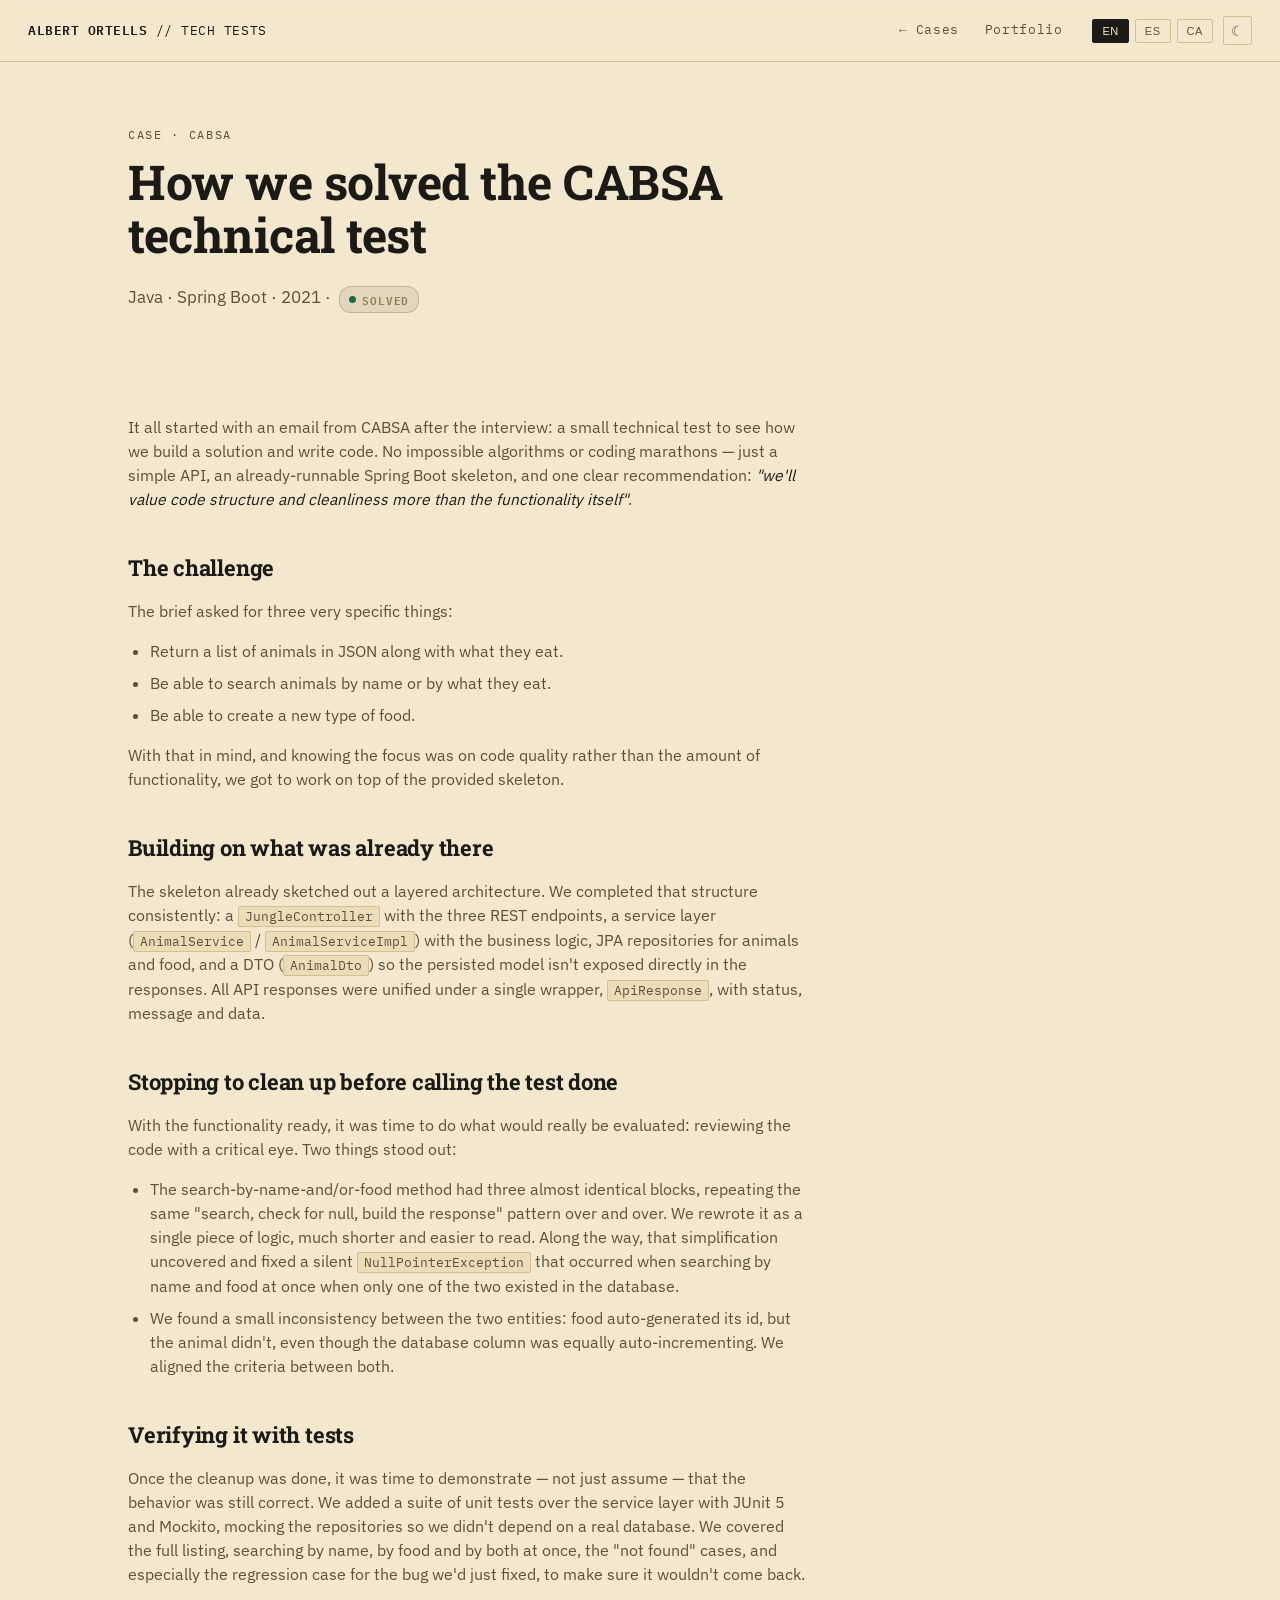
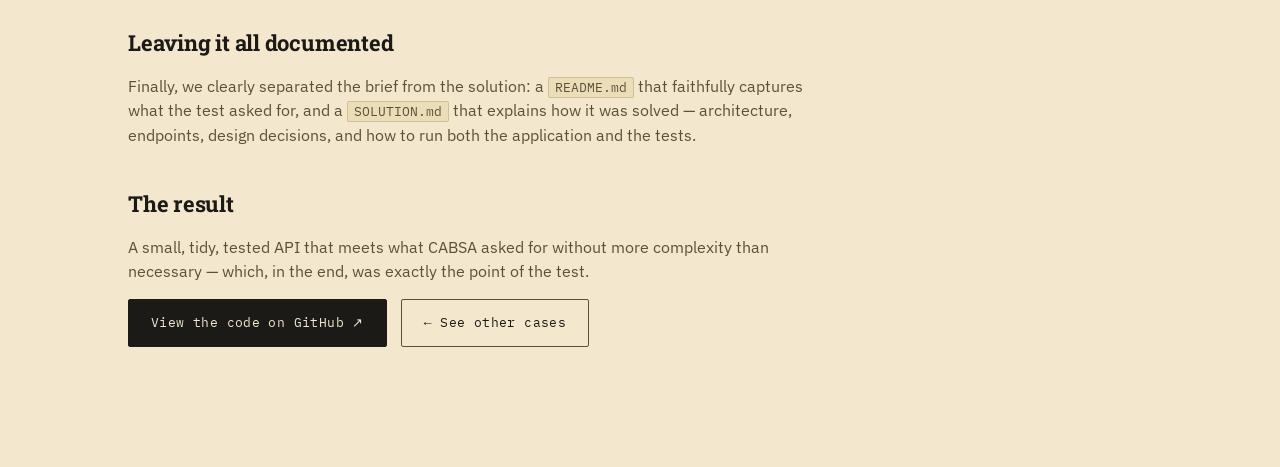
<file: tech-tests/cabsa/index.html>
<!DOCTYPE html>
<html lang="es">
<head>
<meta charset="UTF-8">
<meta name="viewport" content="width=device-width, initial-scale=1.0">
<title>Cómo resolvimos la prueba técnica de CABSA — Albert Ortells</title>
<meta name="description" content="Cómo resolvimos la prueba técnica de Java/Spring Boot de CABSA: arquitectura por capas, limpieza de código y tests con JUnit 5 y Mockito.">
<meta property="og:type" content="article">
<meta property="og:title" content="Cómo resolvimos la prueba técnica de CABSA">
<meta property="og:description" content="Arquitectura por capas, limpieza de código y tests con JUnit 5 y Mockito.">
<meta name="twitter:card" content="summary">
<meta name="twitter:title" content="Cómo resolvimos la prueba técnica de CABSA">
<meta name="twitter:description" content="Arquitectura por capas, limpieza de código y tests con JUnit 5 y Mockito.">
<link rel="icon" type="image/svg+xml" href="../favicon.svg">
<link rel="stylesheet" href="../style.css">
<script>
  (function () {
    var match = document.cookie.match(/(?:^|; )theme=([^;]*)/);
    var stored = match ? decodeURIComponent(match[1]) : null;
    var theme = stored || (window.matchMedia('(prefers-color-scheme: dark)').matches ? 'dark' : 'light');
    document.documentElement.setAttribute('data-theme', theme);
  })();
</script>
</head>
<body data-page="cabsa">

<div class="topbar">
  <div class="brand mono"><strong>ALBERT ORTELLS</strong> <span data-i18n="cabsa.nav.role">// TECH TESTS</span></div>
  <button type="button" class="menu-toggle" id="menuToggle" aria-expanded="false" aria-controls="topbarMenu" aria-label="Menu">
    <span class="menu-icon" aria-hidden="true"></span>
  </button>
  <div class="topbar-menu" id="topbarMenu">
    <nav>
      <a href="../" data-i18n="cabsa.nav.cases">← Casos</a>
      <a href="https://albertortells.cat">Portfolio</a>
    </nav>
    <div class="topbar-controls">
      <div class="lang-switch mono" role="group" aria-label="Language">
        <button type="button" class="lang-btn" data-lang="en">EN</button>
        <button type="button" class="lang-btn" data-lang="es">ES</button>
        <button type="button" class="lang-btn" data-lang="ca">CA</button>
      </div>
      <button type="button" class="theme-toggle" id="themeToggle" aria-pressed="false">
        <span class="theme-icon" aria-hidden="true">☾</span>
      </button>
    </div>
  </div>
</div>

<section class="hero">
  <div class="hero-inner reveal">
    <p class="eyebrow" data-i18n="cabsa.hero.eyebrow">CASO · CABSA</p>
    <h1 data-i18n="cabsa.hero.h1">Cómo resolvimos la prueba técnica de CABSA</h1>
    <p class="lede">
      Java · Spring Boot · 2021 ·
      <span class="status status-settled" style="margin-left:0.25rem;"><span class="dot"></span><span data-i18n="cabsa.status.settled">RESUELTA</span></span>
    </p>
  </div>
</section>

<section class="section reveal">
<div class="story">

<p data-i18n="cabsa.story.p1" data-i18n-html>
Todo empezó con un correo de CABSA tras la entrevista: una pequeña prueba
técnica para ver cómo desarrollamos una solución y escribimos código. Nada de
algoritmos imposibles ni maratones de programación — solo una API sencilla, un
esqueleto de Spring Boot ya arrancable, y una recomendación clara:
<em>"valoraremos más la estructura de código y limpieza del mismo que la
funcionalidad en sí"</em>.
</p>

<h2 data-i18n="cabsa.story.challenge.h2">El reto</h2>
<p data-i18n="cabsa.story.challenge.p">El enunciado pedía tres cosas muy concretas:</p>
<ul>
  <li data-i18n="cabsa.story.challenge.li1">Devolver un listado de animales en JSON junto con lo que comen.</li>
  <li data-i18n="cabsa.story.challenge.li2">Poder buscar animales por nombre o por lo que comen.</li>
  <li data-i18n="cabsa.story.challenge.li3">Poder crear un nuevo tipo de comida.</li>
</ul>
<p data-i18n="cabsa.story.challenge.p2">
Con eso en mente, y sabiendo que el foco estaba en la calidad del código más
que en la cantidad de funcionalidad, nos pusimos manos a la obra sobre el
esqueleto proporcionado.
</p>

<h2 data-i18n="cabsa.story.build.h2">Construir sobre lo que ya había</h2>
<p data-i18n="cabsa.story.build.p" data-i18n-html>
El esqueleto ya traía una arquitectura por capas esbozada. Completamos esa
estructura de forma coherente: un <code>JungleController</code> con los tres
endpoints REST, una capa de servicio (<code>AnimalService</code> /
<code>AnimalServiceImpl</code>) con la lógica de negocio, repositorios JPA para
animales y comida, y un DTO (<code>AnimalDto</code>) para no exponer
directamente el modelo persistido en las respuestas. Todas las respuestas de la
API quedaron unificadas bajo un mismo envoltorio, <code>ApiResponse</code>, con
estado, mensaje y datos.
</p>

<h2 data-i18n="cabsa.story.clean.h2">Parar a limpiar antes de dar la prueba por terminada</h2>
<p data-i18n="cabsa.story.clean.p">
Con la funcionalidad lista, tocaba hacer lo que realmente iban a valorar:
revisar el código con ojo crítico. Dos cosas llamaron la atención:
</p>
<ul>
  <li data-i18n="cabsa.story.clean.li1" data-i18n-html>
    El método de búsqueda por nombre y/o comida tenía tres bloques casi
    idénticos, repitiendo una y otra vez el mismo patrón de "buscar, comprobar
    si es nulo, construir la respuesta". Lo reescribimos en una única lógica,
    mucho más corta y fácil de leer. De paso, esa simplificación destapó y
    corrigió un <code>NullPointerException</code> silencioso que ocurría al
    buscar por nombre y comida a la vez cuando solo uno de los dos existía en
    base de datos.
  </li>
  <li data-i18n="cabsa.story.clean.li2">
    Encontramos una pequeña inconsistencia entre las dos entidades: la comida
    generaba su id automáticamente, pero el animal no, pese a que la columna en
    base de datos era igualmente autoincremental. Se alineó el criterio entre
    ambas.
  </li>
</ul>

<h2 data-i18n="cabsa.story.tests.h2">Verificarlo con tests</h2>
<p data-i18n="cabsa.story.tests.p">
Una vez cerrada la limpieza, tocaba demostrar —no solo asumir— que el
comportamiento seguía siendo correcto. Añadimos una batería de tests unitarios
sobre la capa de servicio con JUnit 5 y Mockito, mockeando los repositorios
para no depender de una base de datos real. Cubrimos el listado completo, la
búsqueda por nombre, por comida y por ambos a la vez, los casos de "no
encontrado", y muy especialmente el caso de regresión del error que acabábamos
de corregir, para asegurarnos de que no volvería a aparecer.
</p>

<h2 data-i18n="cabsa.story.docs.h2">Dejarlo todo documentado</h2>
<p data-i18n="cabsa.story.docs.p" data-i18n-html>
Por último, separamos claramente el enunciado de la solución: un
<code>README.md</code> que recoge fielmente lo que se pedía en la prueba, y un
<code>SOLUTION.md</code> que explica cómo se resolvió — arquitectura,
endpoints, decisiones de diseño y cómo poner en marcha tanto la aplicación
como los tests.
</p>

<h2 data-i18n="cabsa.story.result.h2">El resultado</h2>
<p data-i18n="cabsa.story.result.p">
Una API pequeña, ordenada y probada, que cumple lo que pedía CABSA sin más
complejidad de la necesaria — que, al final, era justo el objetivo de la
prueba.
</p>

<div class="cta-row">
  <a href="https://github.com/albertortells/cabsa-javadevelopers" class="btn-primary" target="_blank" rel="noopener" data-i18n="cabsa.cta.github">Ver el código en GitHub ↗</a>
  <a href="../" class="btn-ghost" data-i18n="cabsa.cta.back">← Ver otros casos</a>
</div>

</div>
</section>

<script src="../translations.js"></script>
<script src="../script.js"></script>
</body>
</html>
</file>
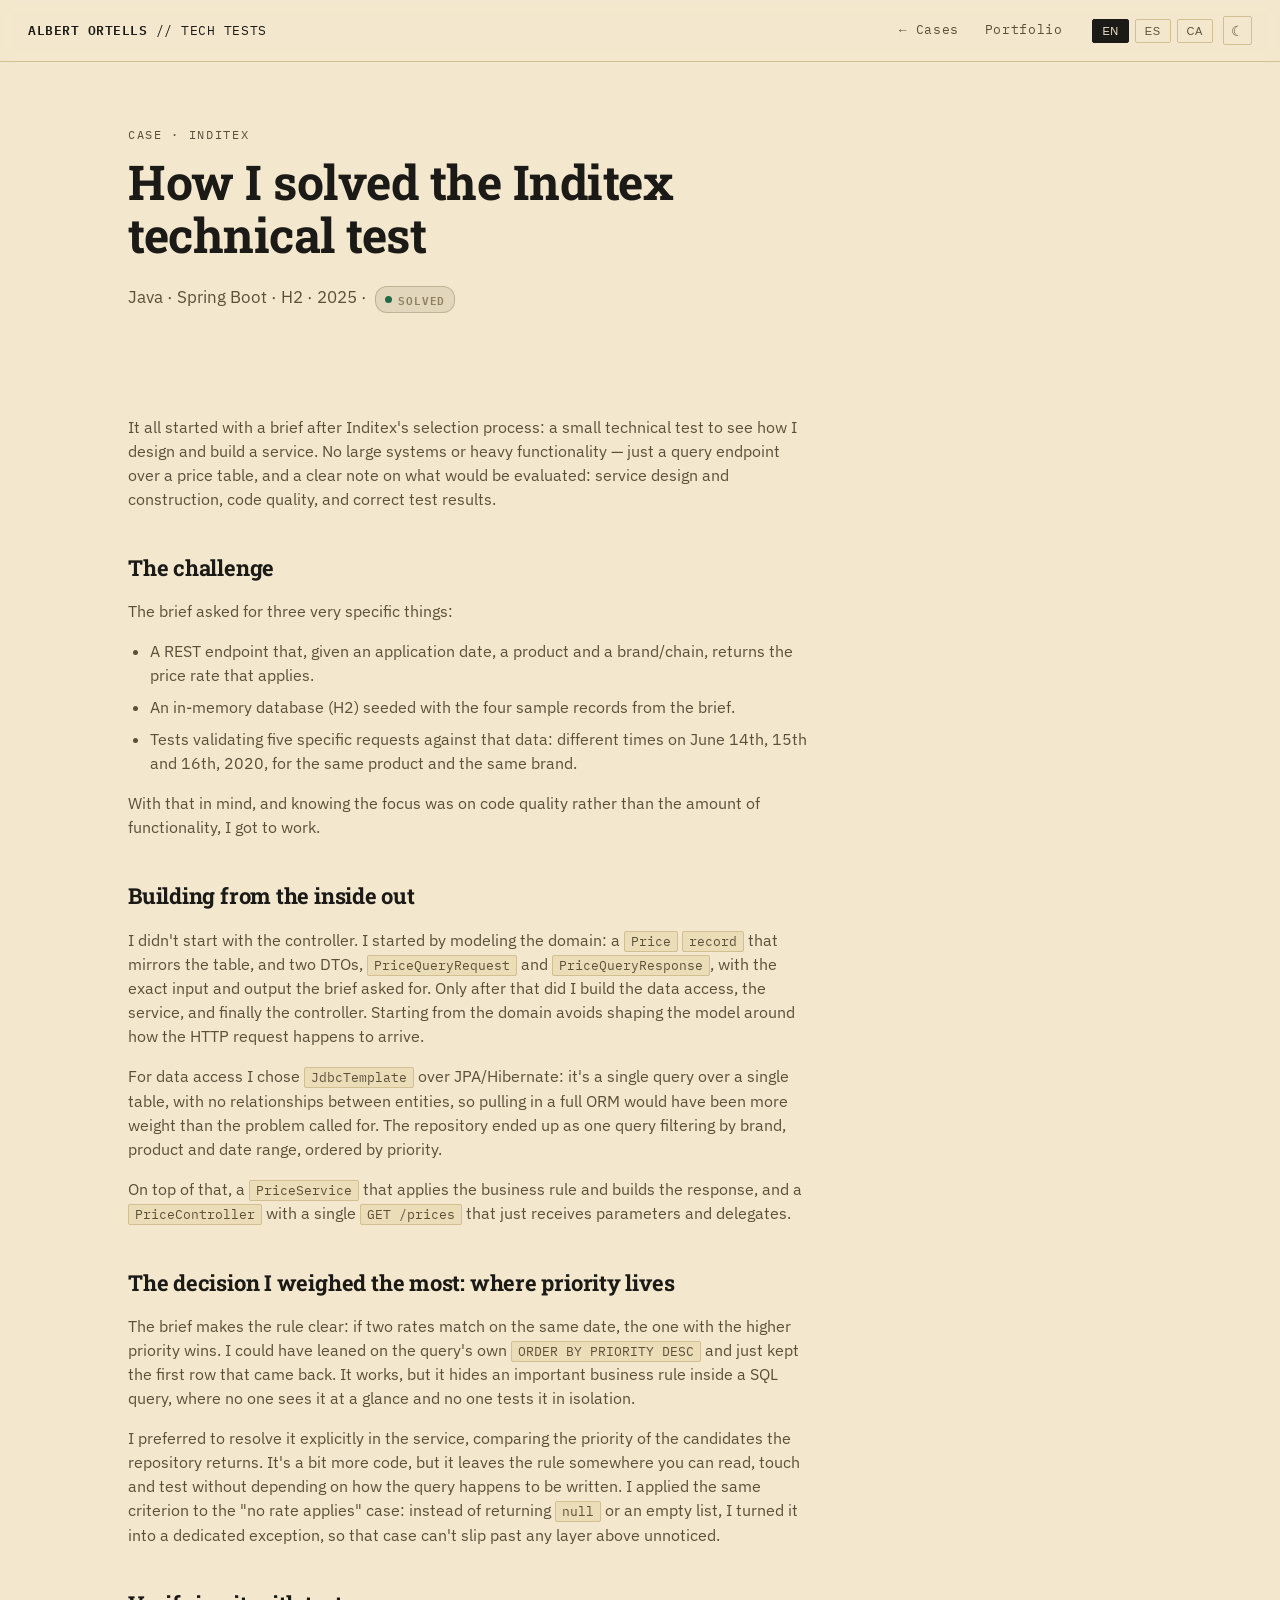
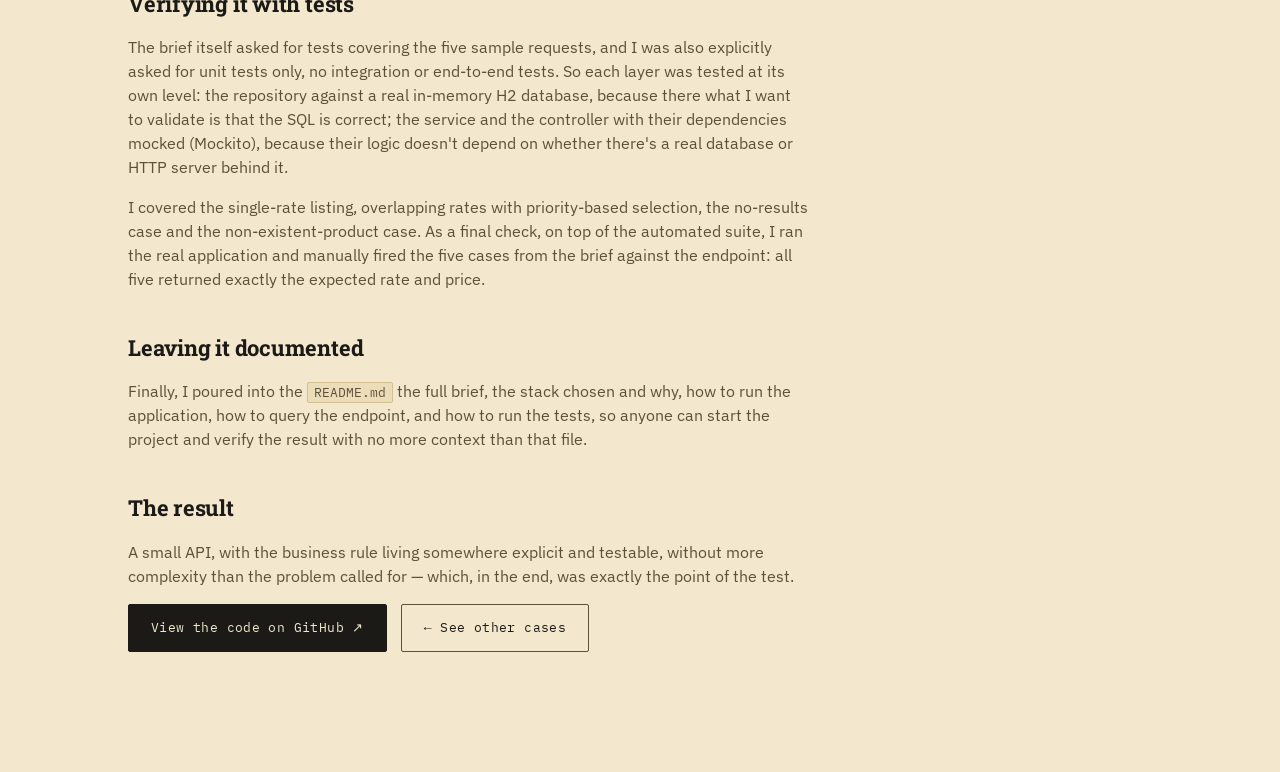
<file: tech-tests/inditex/index.html>
<!DOCTYPE html>
<html lang="es">
<head>
<meta charset="UTF-8">
<meta name="viewport" content="width=device-width, initial-scale=1.0">
<title>Cómo resolví la prueba técnica de Inditex — Albert Ortells</title>
<meta name="description" content="Cómo resolví la prueba técnica de Java/Spring Boot de Inditex: un servicio de consulta de tarifas de precios, con la regla de prioridad explícita y tests unitarios por capas.">
<meta property="og:type" content="article">
<meta property="og:title" content="Cómo resolví la prueba técnica de Inditex">
<meta property="og:description" content="Un servicio de consulta de tarifas de precios, con la regla de prioridad explícita y tests unitarios por capas.">
<meta name="twitter:card" content="summary">
<meta name="twitter:title" content="Cómo resolví la prueba técnica de Inditex">
<meta name="twitter:description" content="Un servicio de consulta de tarifas de precios, con la regla de prioridad explícita y tests unitarios por capas.">
<link rel="icon" type="image/svg+xml" href="../favicon.svg">
<link rel="stylesheet" href="../style.css">
<script>
  (function () {
    var match = document.cookie.match(/(?:^|; )theme=([^;]*)/);
    var stored = match ? decodeURIComponent(match[1]) : null;
    var theme = stored || (window.matchMedia('(prefers-color-scheme: dark)').matches ? 'dark' : 'light');
    document.documentElement.setAttribute('data-theme', theme);
  })();
</script>
</head>
<body data-page="inditex">

<div class="topbar">
  <div class="brand mono"><strong>ALBERT ORTELLS</strong> <span data-i18n="inditex.nav.role">// TECH TESTS</span></div>
  <button type="button" class="menu-toggle" id="menuToggle" aria-expanded="false" aria-controls="topbarMenu" aria-label="Menu">
    <span class="menu-icon" aria-hidden="true"></span>
  </button>
  <div class="topbar-menu" id="topbarMenu">
    <nav>
      <a href="../" data-i18n="inditex.nav.cases">← Casos</a>
      <a href="https://albertortells.cat">Portfolio</a>
    </nav>
    <div class="topbar-controls">
      <div class="lang-switch mono" role="group" aria-label="Language">
        <button type="button" class="lang-btn" data-lang="en">EN</button>
        <button type="button" class="lang-btn" data-lang="es">ES</button>
        <button type="button" class="lang-btn" data-lang="ca">CA</button>
      </div>
      <button type="button" class="theme-toggle" id="themeToggle" aria-pressed="false">
        <span class="theme-icon" aria-hidden="true">☾</span>
      </button>
    </div>
  </div>
</div>

<section class="hero">
  <div class="hero-inner reveal">
    <p class="eyebrow" data-i18n="inditex.hero.eyebrow">CASO · INDITEX</p>
    <h1 data-i18n="inditex.hero.h1">Cómo resolví la prueba técnica de Inditex</h1>
    <p class="lede">
      Java · Spring Boot · H2 · 2025 ·
      <span class="status status-settled" style="margin-left:0.25rem;"><span class="dot"></span><span data-i18n="inditex.status.settled">RESUELTA</span></span>
    </p>
  </div>
</section>

<section class="section reveal">
<div class="story">

<p data-i18n="inditex.story.p1">
Todo empezó con un enunciado tras el proceso de selección de Inditex: una
prueba técnica pequeña para ver cómo diseño y construyo un servicio. Nada de
sistemas grandes ni de mucha funcionalidad — solo un endpoint de consulta
sobre una tabla de precios, y una advertencia clara sobre qué se iba a
valorar: diseño y construcción del servicio, calidad de código y resultados
correctos en los tests.
</p>

<h2 data-i18n="inditex.story.challenge.h2">El reto</h2>
<p data-i18n="inditex.story.challenge.p">El enunciado pedía tres cosas muy concretas:</p>
<ul>
  <li data-i18n="inditex.story.challenge.li1">Un endpoint REST que, dados una fecha de aplicación, un producto y una cadena, devuelva la tarifa de precios que corresponde aplicar.</li>
  <li data-i18n="inditex.story.challenge.li2">Una base de datos en memoria (H2) inicializada con los cuatro registros de ejemplo del enunciado.</li>
  <li data-i18n="inditex.story.challenge.li3">Tests que validasen cinco peticiones concretas contra esos datos: distintas horas de los días 14, 15 y 16 de junio de 2020 para el mismo producto y la misma cadena.</li>
</ul>
<p data-i18n="inditex.story.challenge.p2">
Con eso en mente, y sabiendo que el foco estaba en la calidad del código más
que en la cantidad de funcionalidad, me puse manos a la obra.
</p>

<h2 data-i18n="inditex.story.build.h2">Construir de dentro hacia afuera</h2>
<p data-i18n="inditex.story.build.p1" data-i18n-html>
No arranqué por el controlador. Empecé modelando el dominio: un <code>record</code>
<code>Price</code> que refleja la tabla, y dos DTOs, <code>PriceQueryRequest</code> y
<code>PriceQueryResponse</code>, con la entrada y la salida exactas que pedía el
enunciado. Solo después construí el acceso a datos, el servicio y por último
el controlador. Empezar por el dominio evita diseñar el modelo en función de
cómo llega la petición HTTP.
</p>
<p data-i18n="inditex.story.build.p2" data-i18n-html>
Para el acceso a datos elegí <code>JdbcTemplate</code> en vez de JPA/Hibernate: es
una única consulta sobre una única tabla, sin relaciones entre entidades, así
que meter un ORM completo habría sido más peso del que el problema pedía. El
repositorio quedó reducido a una consulta que filtra por marca, producto y
rango de fechas, ordenada por prioridad.
</p>
<p data-i18n="inditex.story.build.p3" data-i18n-html>
Encima de eso, un <code>PriceService</code> que aplica la regla de negocio y
construye la respuesta, y un <code>PriceController</code> con un único
<code>GET /prices</code> que solo recibe parámetros y delega.
</p>

<h2 data-i18n="inditex.story.priority.h2">La decisión que más pesé: dónde vive la prioridad</h2>
<p data-i18n="inditex.story.priority.p1" data-i18n-html>
El enunciado deja clara la regla: si dos tarifas coinciden en la misma fecha,
gana la de mayor prioridad. Podría haberme apoyado en el propio
<code>ORDER BY PRIORITY DESC</code> de la consulta y quedarme con la primera
fila que llegara. Funciona, pero esconde una regla de negocio importante
dentro de una query SQL, donde nadie la ve a simple vista y nadie la testea
de forma aislada.
</p>
<p data-i18n="inditex.story.priority.p2" data-i18n-html>
Preferí resolverlo de forma explícita en el servicio, comparando la prioridad
de los candidatos que devuelve el repositorio. Es un poco más de código, pero
deja la regla donde se puede leer, tocar y testear sin depender de cómo esté
escrita la query. Apliqué el mismo criterio al caso de "no hay ninguna tarifa
aplicable": en vez de devolver <code>null</code> o una lista vacía, lo
convertí en una excepción propia, para que ese caso no se pueda pasar por
alto en ninguna capa superior.
</p>

<h2 data-i18n="inditex.story.tests.h2">Verificarlo con tests</h2>
<p data-i18n="inditex.story.tests.p1">
El propio enunciado pedía tests para las cinco peticiones de ejemplo, y
además se me pidió explícitamente que fueran solo tests unitarios, sin
integración ni end-to-end. Así que cada capa se testeó a su propio nivel: el
repositorio contra una base H2 real en memoria, porque ahí lo que quiero
validar es que el SQL es correcto; el servicio y el controlador con sus
dependencias simuladas (Mockito), porque su lógica no depende de si hay una
base de datos o un servidor HTTP real detrás.
</p>
<p data-i18n="inditex.story.tests.p2">
Cubrí el listado de una tarifa única, el solapamiento de varias tarifas con
la selección por prioridad, el caso sin resultados y el de producto
inexistente. Como comprobación final, aparte de la batería automática,
levanté la aplicación real y lancé a mano los cinco casos del enunciado
contra el endpoint: los cinco devolvieron exactamente la tarifa y el precio
esperados.
</p>

<h2 data-i18n="inditex.story.docs.h2">Dejarlo documentado</h2>
<p data-i18n="inditex.story.docs.p" data-i18n-html>
Por último, volqué en el <code>README.md</code> el enunciado completo, el
stack elegido y por qué, cómo levantar la aplicación, cómo consultar el
endpoint y cómo ejecutar los tests, para que cualquiera pueda arrancar el
proyecto y verificar el resultado sin más contexto que ese fichero.
</p>

<h2 data-i18n="inditex.story.result.h2">El resultado</h2>
<p data-i18n="inditex.story.result.p">
Una API pequeña, con la regla de negocio en un sitio explícito y testeable, y
sin más complejidad de la que el problema pedía — que, al final, era justo el
objetivo de la prueba.
</p>

<div class="cta-row">
  <a href="https://github.com/albertortells/inditex-technical-test" class="btn-primary" target="_blank" rel="noopener" data-i18n="inditex.cta.github">Ver el código en GitHub ↗</a>
  <a href="../" class="btn-ghost" data-i18n="inditex.cta.back">← Ver otros casos</a>
</div>

</div>
</section>

<script src="../translations.js"></script>
<script src="../script.js"></script>
</body>
</html>
</file>
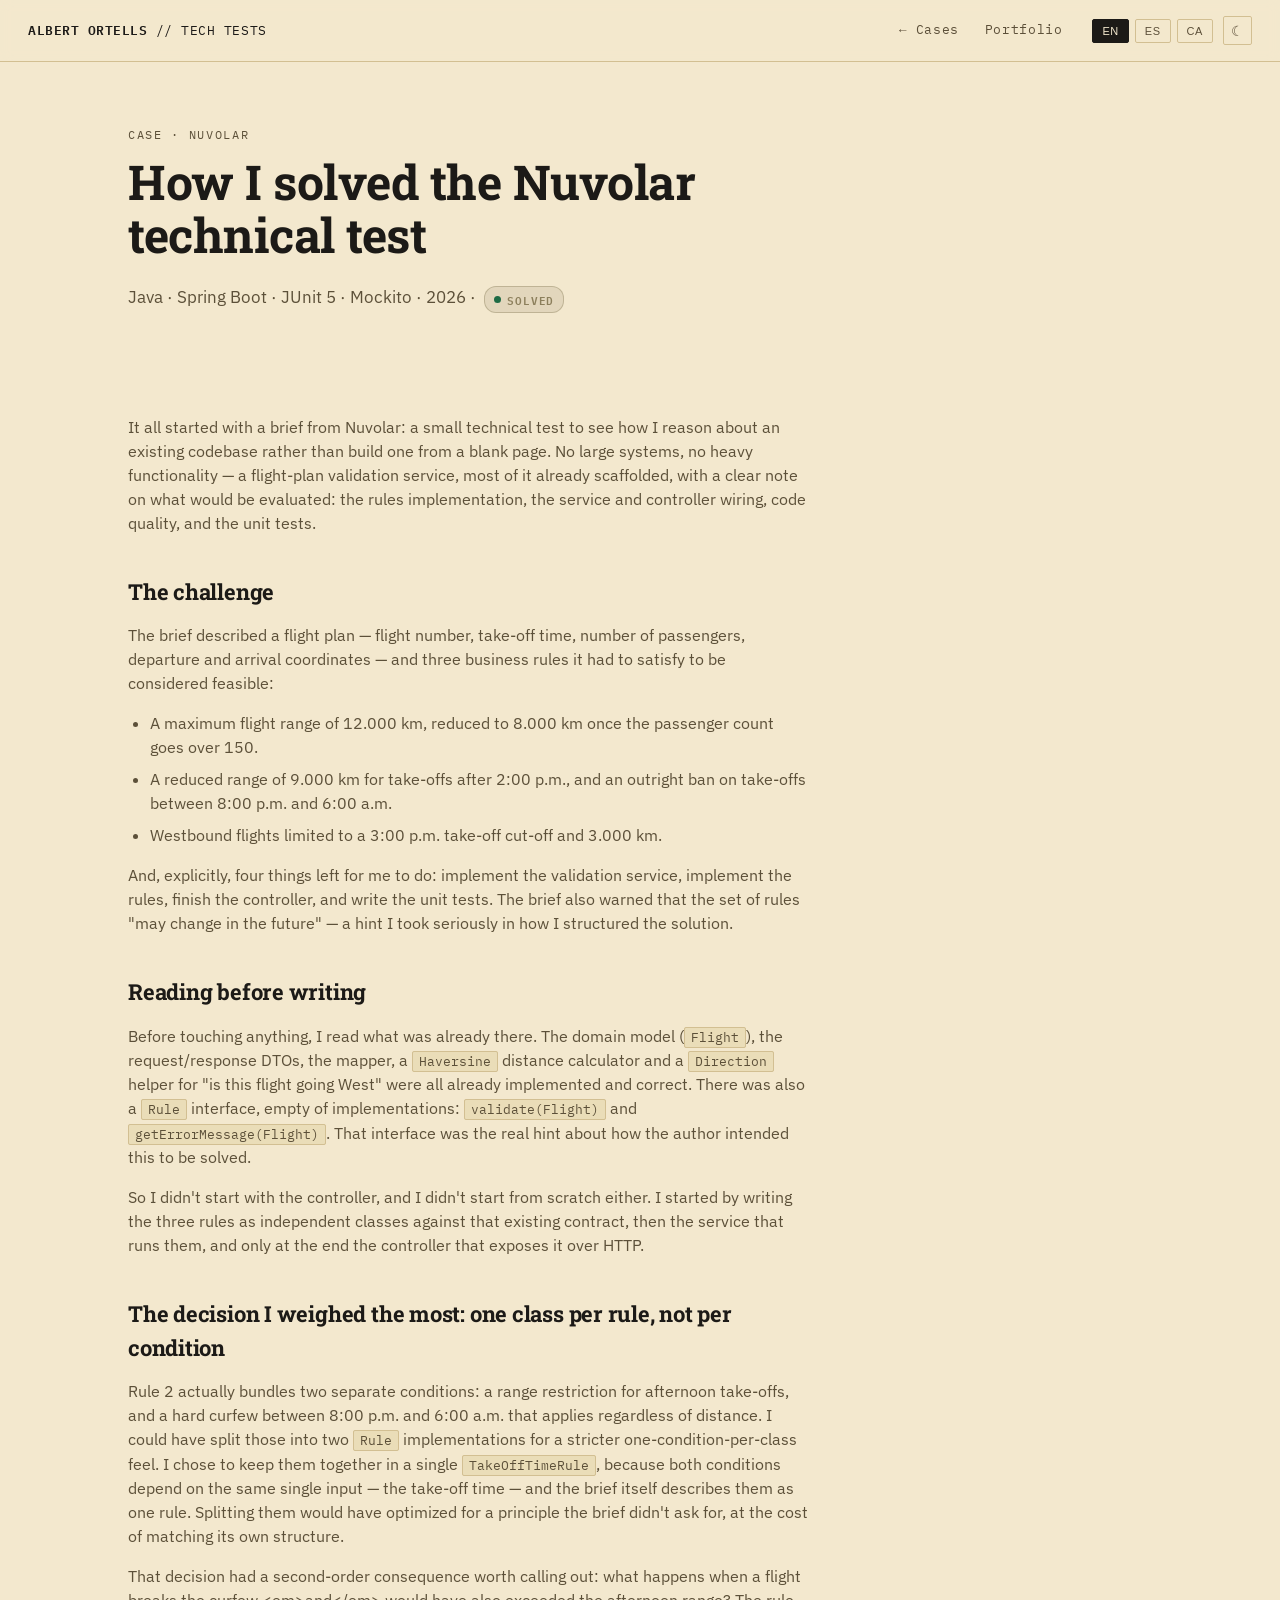
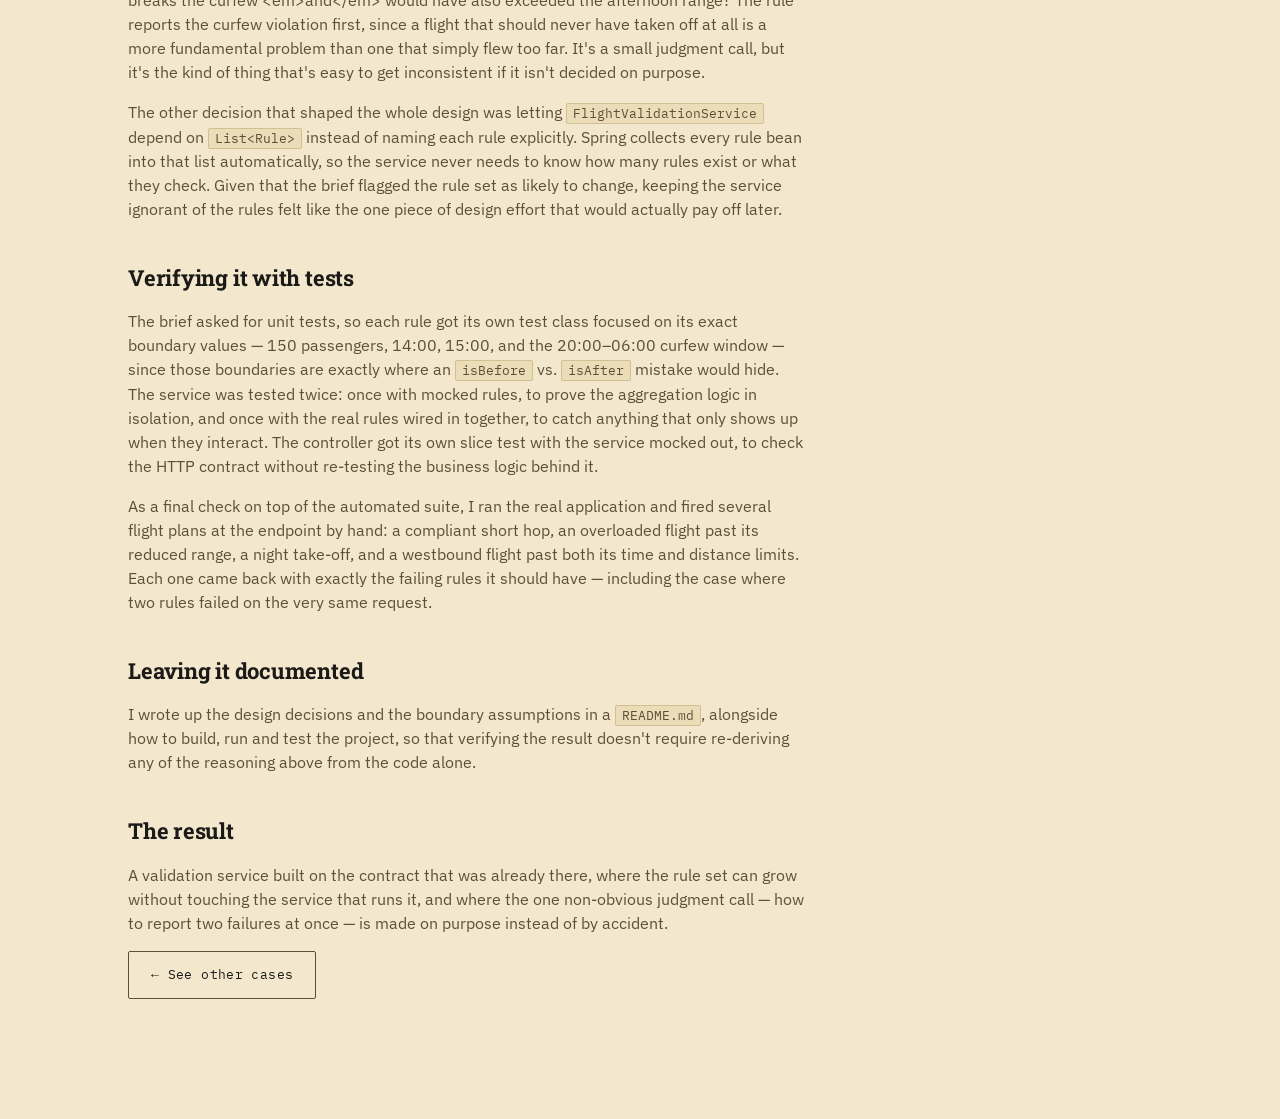
<file: tech-tests/nuvolar/index.html>
<!DOCTYPE html>
<html lang="en">
<head>
<meta charset="UTF-8">
<meta name="viewport" content="width=device-width, initial-scale=1.0">
<title>How I solved the Nuvolar technical test — Albert Ortells</title>
<meta name="description" content="How I solved Nuvolar's technical test: a flight-plan validation service built on an existing contract, with rules that can grow without touching the service that runs them.">
<meta property="og:type" content="article">
<meta property="og:title" content="How I solved the Nuvolar technical test">
<meta property="og:description" content="A flight-plan validation service built on an existing contract, with rules that can grow without touching the service that runs them.">
<meta name="twitter:card" content="summary">
<meta name="twitter:title" content="How I solved the Nuvolar technical test">
<meta name="twitter:description" content="A flight-plan validation service built on an existing contract, with rules that can grow without touching the service that runs them.">
<link rel="icon" type="image/svg+xml" href="../favicon.svg">
<link rel="stylesheet" href="../style.css">
<script>
  (function () {
    var match = document.cookie.match(/(?:^|; )theme=([^;]*)/);
    var stored = match ? decodeURIComponent(match[1]) : null;
    var theme = stored || (window.matchMedia('(prefers-color-scheme: dark)').matches ? 'dark' : 'light');
    document.documentElement.setAttribute('data-theme', theme);
  })();
</script>
</head>
<body data-page="nuvolar">

<div class="topbar">
  <div class="brand mono"><strong>ALBERT ORTELLS</strong> <span data-i18n="nuvolar.nav.role">// TECH TESTS</span></div>
  <button type="button" class="menu-toggle" id="menuToggle" aria-expanded="false" aria-controls="topbarMenu" aria-label="Menu">
    <span class="menu-icon" aria-hidden="true"></span>
  </button>
  <div class="topbar-menu" id="topbarMenu">
    <nav>
      <a href="../" data-i18n="nuvolar.nav.cases">← Cases</a>
      <a href="https://albertortells.cat">Portfolio</a>
    </nav>
    <div class="topbar-controls">
      <div class="lang-switch mono" role="group" aria-label="Language">
        <button type="button" class="lang-btn" data-lang="en">EN</button>
        <button type="button" class="lang-btn" data-lang="es">ES</button>
        <button type="button" class="lang-btn" data-lang="ca">CA</button>
      </div>
      <button type="button" class="theme-toggle" id="themeToggle" aria-pressed="false">
        <span class="theme-icon" aria-hidden="true">☾</span>
      </button>
    </div>
  </div>
</div>

<section class="hero">
  <div class="hero-inner reveal">
    <p class="eyebrow" data-i18n="nuvolar.hero.eyebrow">CASE · NUVOLAR</p>
    <h1 data-i18n="nuvolar.hero.h1">How I solved the Nuvolar technical test</h1>
    <p class="lede">
      Java · Spring Boot · JUnit 5 · Mockito · 2026 ·
      <span class="status status-settled" style="margin-left:0.25rem;"><span class="dot"></span><span data-i18n="nuvolar.status.settled">SOLVED</span></span>
    </p>
  </div>
</section>

<section class="section reveal">
<div class="story">

<p data-i18n="nuvolar.story.p1">
It all started with a brief from Nuvolar: a small technical test to see how I
reason about an existing codebase rather than build one from a blank page.
No large systems, no heavy functionality — a flight-plan validation
service, most of it already scaffolded, with a clear note on what would be
evaluated: the rules implementation, the service and controller wiring, code
quality, and the unit tests.
</p>

<h2 data-i18n="nuvolar.story.challenge.h2">The challenge</h2>
<p data-i18n="nuvolar.story.challenge.p1">The brief described a flight plan — flight number, take-off time, number of passengers, departure and arrival coordinates — and three business rules it had to satisfy to be considered feasible:</p>
<ul>
  <li data-i18n="nuvolar.story.challenge.li1">A maximum flight range of 12.000 km, reduced to 8.000 km once the passenger count goes over 150.</li>
  <li data-i18n="nuvolar.story.challenge.li2">A reduced range of 9.000 km for take-offs after 2:00 p.m., and an outright ban on take-offs between 8:00 p.m. and 6:00 a.m.</li>
  <li data-i18n="nuvolar.story.challenge.li3">Westbound flights limited to a 3:00 p.m. take-off cut-off and 3.000 km.</li>
</ul>
<p data-i18n="nuvolar.story.challenge.p2">And, explicitly, four things left for me to do: implement the validation service, implement the rules, finish the controller, and write the unit tests. The brief also warned that the set of rules "may change in the future" — a hint I took seriously in how I structured the solution.</p>

<h2 data-i18n="nuvolar.story.reading.h2">Reading before writing</h2>
<p data-i18n="nuvolar.story.reading.p1" data-i18n-html>Before touching anything, I read what was already there. The domain model (<code>Flight</code>), the request/response DTOs, the mapper, a <code>Haversine</code> distance calculator and a <code>Direction</code> helper for "is this flight going West" were all already implemented and correct. There was also a <code>Rule</code> interface, empty of implementations: <code>validate(Flight)</code> and <code>getErrorMessage(Flight)</code>. That interface was the real hint about how the author intended this to be solved.</p>
<p data-i18n="nuvolar.story.reading.p2">So I didn't start with the controller, and I didn't start from scratch either. I started by writing the three rules as independent classes against that existing contract, then the service that runs them, and only at the end the controller that exposes it over HTTP.</p>

<h2 data-i18n="nuvolar.story.decision.h2">The decision I weighed the most: one class per rule, not per condition</h2>
<p data-i18n="nuvolar.story.decision.p1" data-i18n-html>Rule 2 actually bundles two separate conditions: a range restriction for afternoon take-offs, and a hard curfew between 8:00 p.m. and 6:00 a.m. that applies regardless of distance. I could have split those into two <code>Rule</code> implementations for a stricter one-condition-per-class feel. I chose to keep them together in a single <code>TakeOffTimeRule</code>, because both conditions depend on the same single input — the take-off time — and the brief itself describes them as one rule. Splitting them would have optimized for a principle the brief didn't ask for, at the cost of matching its own structure.</p>
<p data-i18n="nuvolar.story.decision.p2">That decision had a second-order consequence worth calling out: what happens when a flight breaks the curfew <em>and</em> would have also exceeded the afternoon range? The rule reports the curfew violation first, since a flight that should never have taken off at all is a more fundamental problem than one that simply flew too far. It's a small judgment call, but it's the kind of thing that's easy to get inconsistent if it isn't decided on purpose.</p>
<p data-i18n="nuvolar.story.decision.p3" data-i18n-html>The other decision that shaped the whole design was letting <code>FlightValidationService</code> depend on <code>List&lt;Rule&gt;</code> instead of naming each rule explicitly. Spring collects every rule bean into that list automatically, so the service never needs to know how many rules exist or what they check. Given that the brief flagged the rule set as likely to change, keeping the service ignorant of the rules felt like the one piece of design effort that would actually pay off later.</p>

<h2 data-i18n="nuvolar.story.tests.h2">Verifying it with tests</h2>
<p data-i18n="nuvolar.story.tests.p1" data-i18n-html>The brief asked for unit tests, so each rule got its own test class focused on its exact boundary values — 150 passengers, 14:00, 15:00, and the 20:00–06:00 curfew window — since those boundaries are exactly where an <code>isBefore</code> vs. <code>isAfter</code> mistake would hide. The service was tested twice: once with mocked rules, to prove the aggregation logic in isolation, and once with the real rules wired in together, to catch anything that only shows up when they interact. The controller got its own slice test with the service mocked out, to check the HTTP contract without re-testing the business logic behind it.</p>
<p data-i18n="nuvolar.story.tests.p2">As a final check on top of the automated suite, I ran the real application and fired several flight plans at the endpoint by hand: a compliant short hop, an overloaded flight past its reduced range, a night take-off, and a westbound flight past both its time and distance limits. Each one came back with exactly the failing rules it should have — including the case where two rules failed on the very same request.</p>

<h2 data-i18n="nuvolar.story.docs.h2">Leaving it documented</h2>
<p data-i18n="nuvolar.story.docs.p" data-i18n-html>I wrote up the design decisions and the boundary assumptions in a <code>README.md</code>, alongside how to build, run and test the project, so that verifying the result doesn't require re-deriving any of the reasoning above from the code alone.</p>

<h2 data-i18n="nuvolar.story.result.h2">The result</h2>
<p data-i18n="nuvolar.story.result.p">A validation service built on the contract that was already there, where the rule set can grow without touching the service that runs it, and where the one non-obvious judgment call — how to report two failures at once — is made on purpose instead of by accident.</p>

<div class="cta-row">
  <a href="../" class="btn-ghost" data-i18n="nuvolar.cta.back">← See other cases</a>
</div>

</div>
</section>

<script src="../translations.js"></script>
<script src="../script.js"></script>
</body>
</html>
</file>
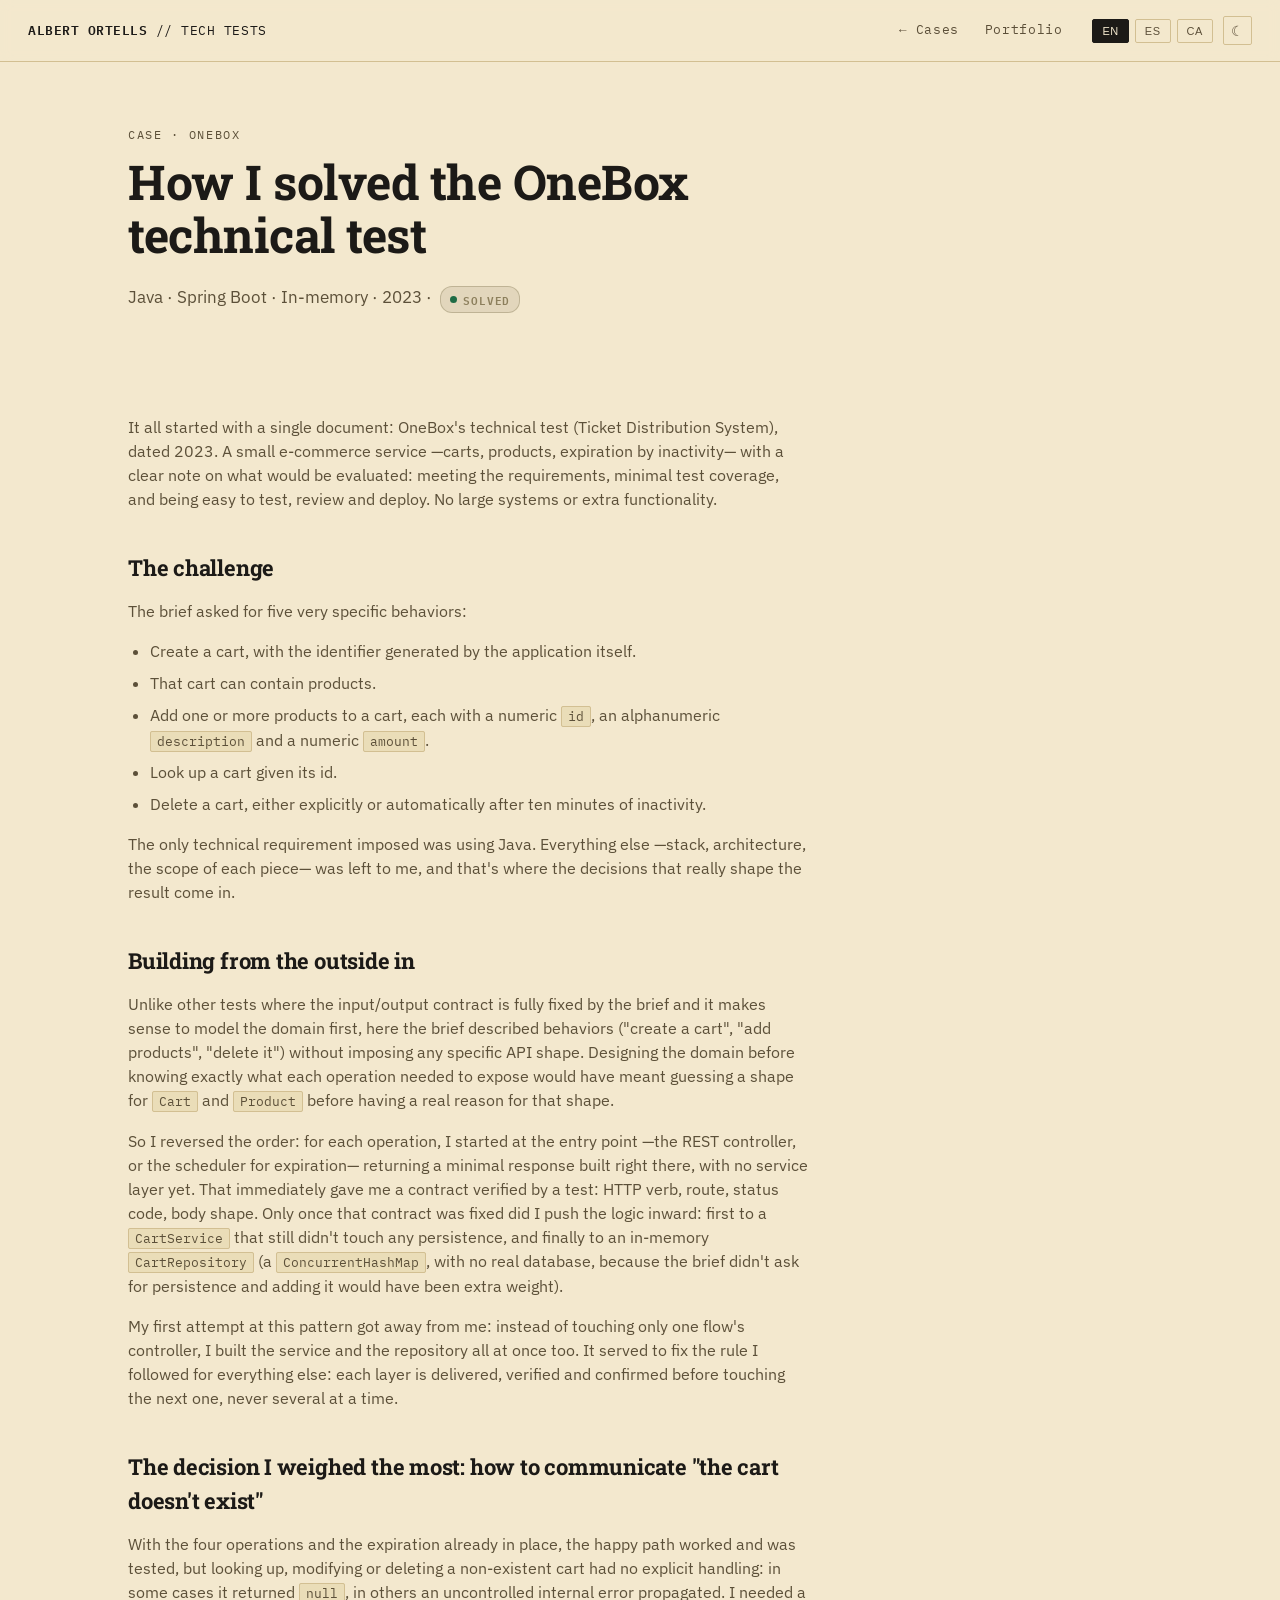
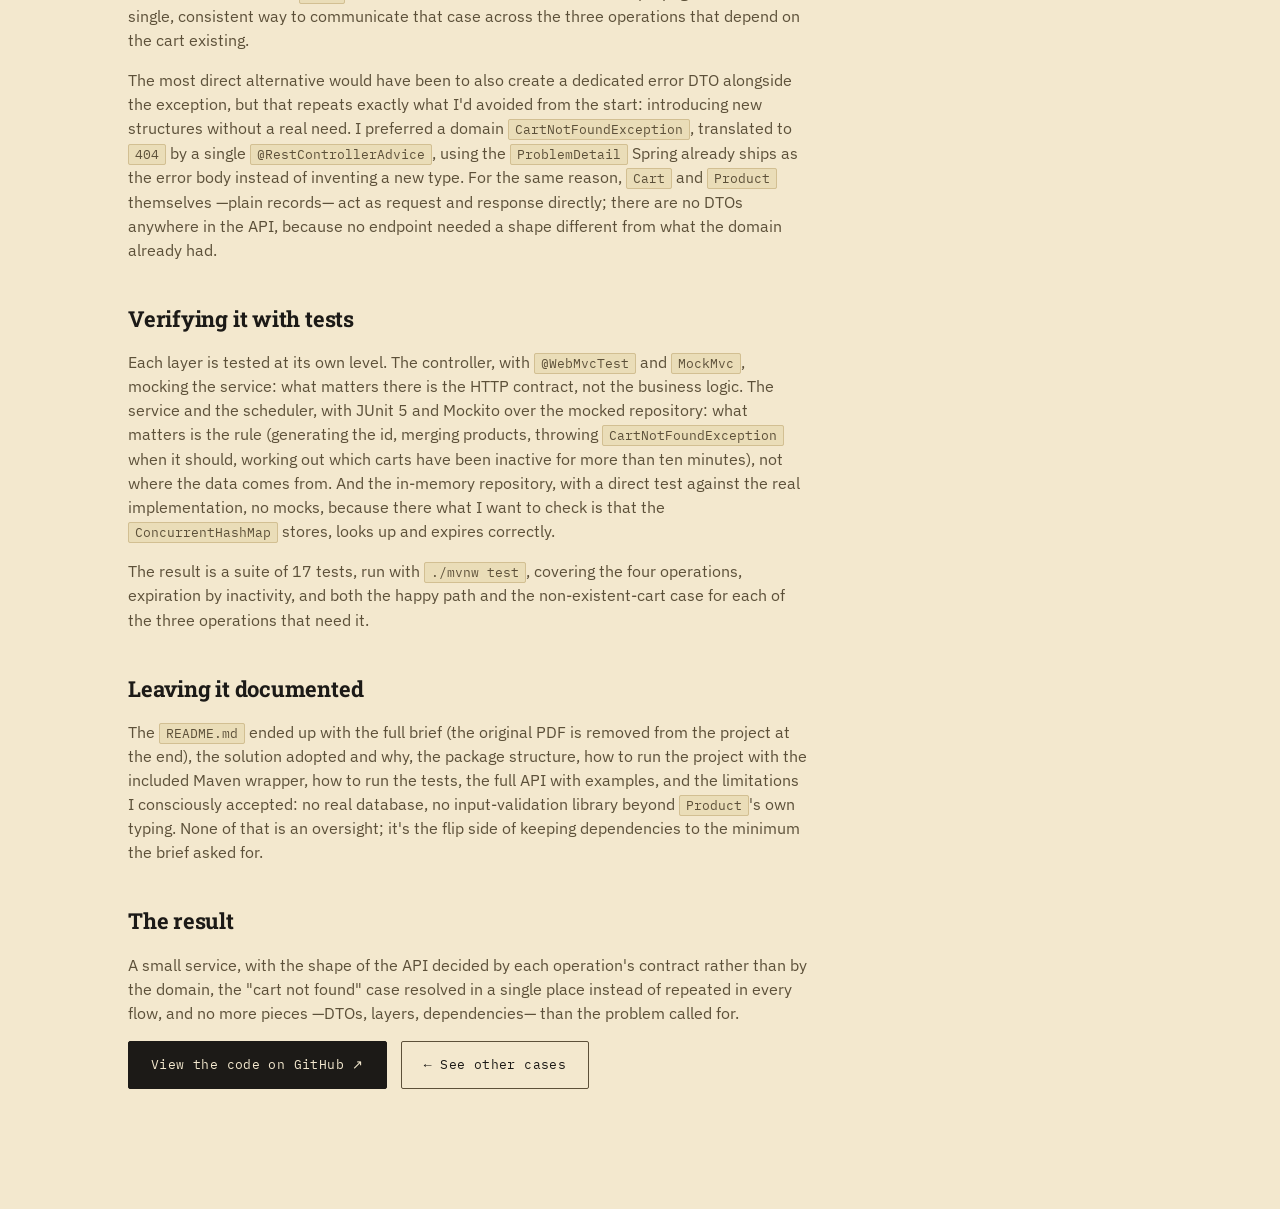
<file: tech-tests/onebox/index.html>
<!DOCTYPE html>
<html lang="es">
<head>
<meta charset="UTF-8">
<meta name="viewport" content="width=device-width, initial-scale=1.0">
<title>Cómo resolví la prueba técnica de OneBox — Albert Ortells</title>
<meta name="description" content="Cómo resolví la prueba técnica de Java/Spring Boot de OneBox: un sistema de gestión de carritos diseñado de fuera hacia dentro, con persistencia en memoria y 17 tests.">
<meta property="og:type" content="article">
<meta property="og:title" content="Cómo resolví la prueba técnica de OneBox">
<meta property="og:description" content="Un sistema de gestión de carritos diseñado de fuera hacia dentro, con persistencia en memoria y 17 tests.">
<meta name="twitter:card" content="summary">
<meta name="twitter:title" content="Cómo resolví la prueba técnica de OneBox">
<meta name="twitter:description" content="Un sistema de gestión de carritos diseñado de fuera hacia dentro, con persistencia en memoria y 17 tests.">
<link rel="icon" type="image/svg+xml" href="../favicon.svg">
<link rel="stylesheet" href="../style.css">
<script>
  (function () {
    var match = document.cookie.match(/(?:^|; )theme=([^;]*)/);
    var stored = match ? decodeURIComponent(match[1]) : null;
    var theme = stored || (window.matchMedia('(prefers-color-scheme: dark)').matches ? 'dark' : 'light');
    document.documentElement.setAttribute('data-theme', theme);
  })();
</script>
</head>
<body data-page="onebox">

<div class="topbar">
  <div class="brand mono"><strong>ALBERT ORTELLS</strong> <span data-i18n="onebox.nav.role">// TECH TESTS</span></div>
  <button type="button" class="menu-toggle" id="menuToggle" aria-expanded="false" aria-controls="topbarMenu" aria-label="Menu">
    <span class="menu-icon" aria-hidden="true"></span>
  </button>
  <div class="topbar-menu" id="topbarMenu">
    <nav>
      <a href="../" data-i18n="onebox.nav.cases">← Casos</a>
      <a href="https://albertortells.cat">Portfolio</a>
    </nav>
    <div class="topbar-controls">
      <div class="lang-switch mono" role="group" aria-label="Language">
        <button type="button" class="lang-btn" data-lang="en">EN</button>
        <button type="button" class="lang-btn" data-lang="es">ES</button>
        <button type="button" class="lang-btn" data-lang="ca">CA</button>
      </div>
      <button type="button" class="theme-toggle" id="themeToggle" aria-pressed="false">
        <span class="theme-icon" aria-hidden="true">☾</span>
      </button>
    </div>
  </div>
</div>

<section class="hero">
  <div class="hero-inner reveal">
    <p class="eyebrow" data-i18n="onebox.hero.eyebrow">CASO · ONEBOX</p>
    <h1 data-i18n="onebox.hero.h1">Cómo resolví la prueba técnica de OneBox</h1>
    <p class="lede">
      Java · Spring Boot · <span data-i18n="onebox.hero.storage">En memoria</span> · 2023 ·
      <span class="status status-settled" style="margin-left:0.25rem;"><span class="dot"></span><span data-i18n="onebox.status.settled">RESUELTA</span></span>
    </p>
  </div>
</section>

<section class="section reveal">
<div class="story">

<p data-i18n="onebox.story.p1">
Todo empezó con un único documento: la prueba técnica de OneBox (Ticket
Distribution System), fechada en 2023. Un servicio pequeño de e-commerce
—carritos, productos, expiración por inactividad— con una advertencia
clara sobre qué se iba a valorar: que cumpliera los requisitos, una
cobertura de tests mínima, y que fuera fácil de probar, revisar y
desplegar. Nada de sistemas grandes ni de funcionalidad de sobra.
</p>

<h2 data-i18n="onebox.story.challenge.h2">El reto</h2>
<p data-i18n="onebox.story.challenge.p">El enunciado pedía cinco comportamientos muy concretos:</p>
<ul>
  <li data-i18n="onebox.story.challenge.li1">Crear un carrito, con el identificador generado por la propia aplicación.</li>
  <li data-i18n="onebox.story.challenge.li2">Que ese carrito pueda contener productos.</li>
  <li data-i18n="onebox.story.challenge.li3" data-i18n-html>Añadir uno o más productos a un carrito, cada uno con <code>id</code> numérico, <code>description</code> alfanumérica y <code>amount</code> numérico.</li>
  <li data-i18n="onebox.story.challenge.li4">Consultar un carrito dado su id.</li>
  <li data-i18n="onebox.story.challenge.li5">Eliminar un carrito, tanto de forma explícita como automáticamente tras diez minutos de inactividad.</li>
</ul>
<p data-i18n="onebox.story.challenge.p2">
El único requisito técnico impuesto era usar Java. Todo lo demás —stack,
arquitectura, alcance de cada pieza— quedaba en mi mano, y ahí es donde
entran las decisiones que de verdad definen el resultado.
</p>

<h2 data-i18n="onebox.story.build.h2">Construir de fuera hacia dentro</h2>
<p data-i18n="onebox.story.build.p1" data-i18n-html>
A diferencia de otras pruebas donde el contrato de entrada y salida viene
totalmente fijado por el enunciado y tiene sentido modelar primero el
dominio, aquí el enunciado describía comportamientos ("crear un carrito",
"añadir productos", "eliminarlo") sin imponer ninguna forma de API
concreta. Diseñar el dominio antes de saber exactamente qué necesitaba
exponer cada operación habría significado adivinar una forma para
<code>Cart</code> y <code>Product</code> antes de tener motivo real para
esa forma.
</p>
<p data-i18n="onebox.story.build.p2" data-i18n-html>
Así que invertí el orden: por cada operación, empecé por el punto de
entrada —el controller REST, o el scheduler en el caso de la expiración—
devolviendo una respuesta mínima construida ahí mismo, sin capa de
servicio todavía. Eso me daba de inmediato el contrato verificado por un
test: verbo HTTP, ruta, código de estado, forma del cuerpo. Solo una vez
fijado ese contrato, empujaba la lógica hacia dentro: primero a un
<code>CartService</code> que seguía sin tocar ninguna persistencia, y por
último a un <code>CartRepository</code> en memoria (un
<code>ConcurrentHashMap</code>, sin base de datos real, porque el
enunciado no pedía persistencia y añadirla habría sido peso de más).
</p>
<p data-i18n="onebox.story.build.p3">
El primer intento de este patrón se me fue de las manos: en vez de tocar
solo el controller de un flujo, construí también el servicio y el
repositorio de golpe. Sirvió para fijar la regla que seguí en todo lo
demás: cada capa se entrega, se verifica y se confirma antes de tocar la
siguiente, nunca varias a la vez.
</p>

<h2 data-i18n="onebox.story.decision.h2">La decisión que más pesé: cómo comunicar "el carrito no existe"</h2>
<p data-i18n="onebox.story.decision.p1" data-i18n-html>
Con las cuatro operaciones y la expiración ya en marcha, el camino feliz
funcionaba y estaba testeado, pero consultar, modificar o borrar un
carrito inexistente no tenía un tratamiento explícito: en unos casos se
devolvía <code>null</code>, en otros se propagaba un error interno sin
control. Necesitaba una única forma consistente de comunicar ese caso en
las tres operaciones que dependen de que el carrito exista.
</p>
<p data-i18n="onebox.story.decision.p2" data-i18n-html>
La alternativa más directa habría sido crear también un DTO de error
propio junto a la excepción, pero eso repite exactamente lo que había
evitado desde el principio: introducir estructuras nuevas sin necesidad
real. Preferí una <code>CartNotFoundException</code> de dominio, traducida
a <code>404</code> por un único <code>@RestControllerAdvice</code>, usando
el <code>ProblemDetail</code> que Spring ya trae de serie como cuerpo del
error en vez de inventar un tipo nuevo. Por la misma razón, los propios
<code>Cart</code> y <code>Product</code> —records simples— hacen de
request y de response directamente; no hay DTOs en ningún punto de la
API, porque ningún endpoint necesitaba una forma distinta de la que el
dominio ya tenía.
</p>

<h2 data-i18n="onebox.story.tests.h2">Verificarlo con tests</h2>
<p data-i18n="onebox.story.tests.p1" data-i18n-html>
Cada capa se testea a su propio nivel. El controller, con
<code>@WebMvcTest</code> y <code>MockMvc</code>, mockeando el servicio:
lo que importa ahí es el contrato HTTP, no la lógica de negocio. El
servicio y el scheduler, con JUnit 5 y Mockito sobre el repositorio
mockeado: lo que importa es la regla (generar el id, fusionar productos,
lanzar <code>CartNotFoundException</code> cuando toca, calcular qué
carritos llevan más de diez minutos inactivos), no de dónde vienen los
datos. Y el repositorio en memoria, con un test directo sobre la
implementación real, sin mocks, porque ahí lo que quiero comprobar es que
el <code>ConcurrentHashMap</code> guarda, busca y expira correctamente.
</p>
<p data-i18n="onebox.story.tests.p2" data-i18n-html>
El resultado es una suite de 17 tests, ejecutada con
<code>./mvnw test</code>, que cubre las cuatro operaciones, la expiración
por inactividad, y tanto el caso feliz como el de carrito inexistente en
cada una de las tres operaciones que lo necesitan.
</p>

<h2 data-i18n="onebox.story.docs.h2">Dejarlo documentado</h2>
<p data-i18n="onebox.story.docs.p" data-i18n-html>
En el <code>README.md</code> quedó el enunciado completo (el PDF original
se elimina del proyecto al final), la solución adoptada y por qué, la
estructura de paquetes, cómo levantar el proyecto con el wrapper de
Maven incluido, cómo ejecutar los tests, la API completa con ejemplos, y
las limitaciones que asumí conscientemente: sin base de datos real, sin
librería de validación de entrada más allá del propio tipado de
<code>Product</code>. Nada de eso es un descuido; es la otra cara de
mantener las dependencias al mínimo que pedía el enunciado.
</p>

<h2 data-i18n="onebox.story.result.h2">El resultado</h2>
<p data-i18n="onebox.story.result.p">
Un servicio pequeño, con la forma de la API decidida por el contrato de
cada operación y no por el dominio, la ausencia de "carrito no encontrado"
resuelta en un único punto en vez de repetida en cada flujo, y sin más
piezas —DTOs, capas, dependencias— de las que el problema pedía.
</p>

<div class="cta-row">
  <a href="https://github.com/albertortells/onebox-software-engineer-test" class="btn-primary" target="_blank" rel="noopener" data-i18n="onebox.cta.github">Ver el código en GitHub ↗</a>
  <a href="../" class="btn-ghost" data-i18n="onebox.cta.back">← Ver otros casos</a>
</div>

</div>
</section>

<script src="../translations.js"></script>
<script src="../script.js"></script>
</body>
</html>
</file>
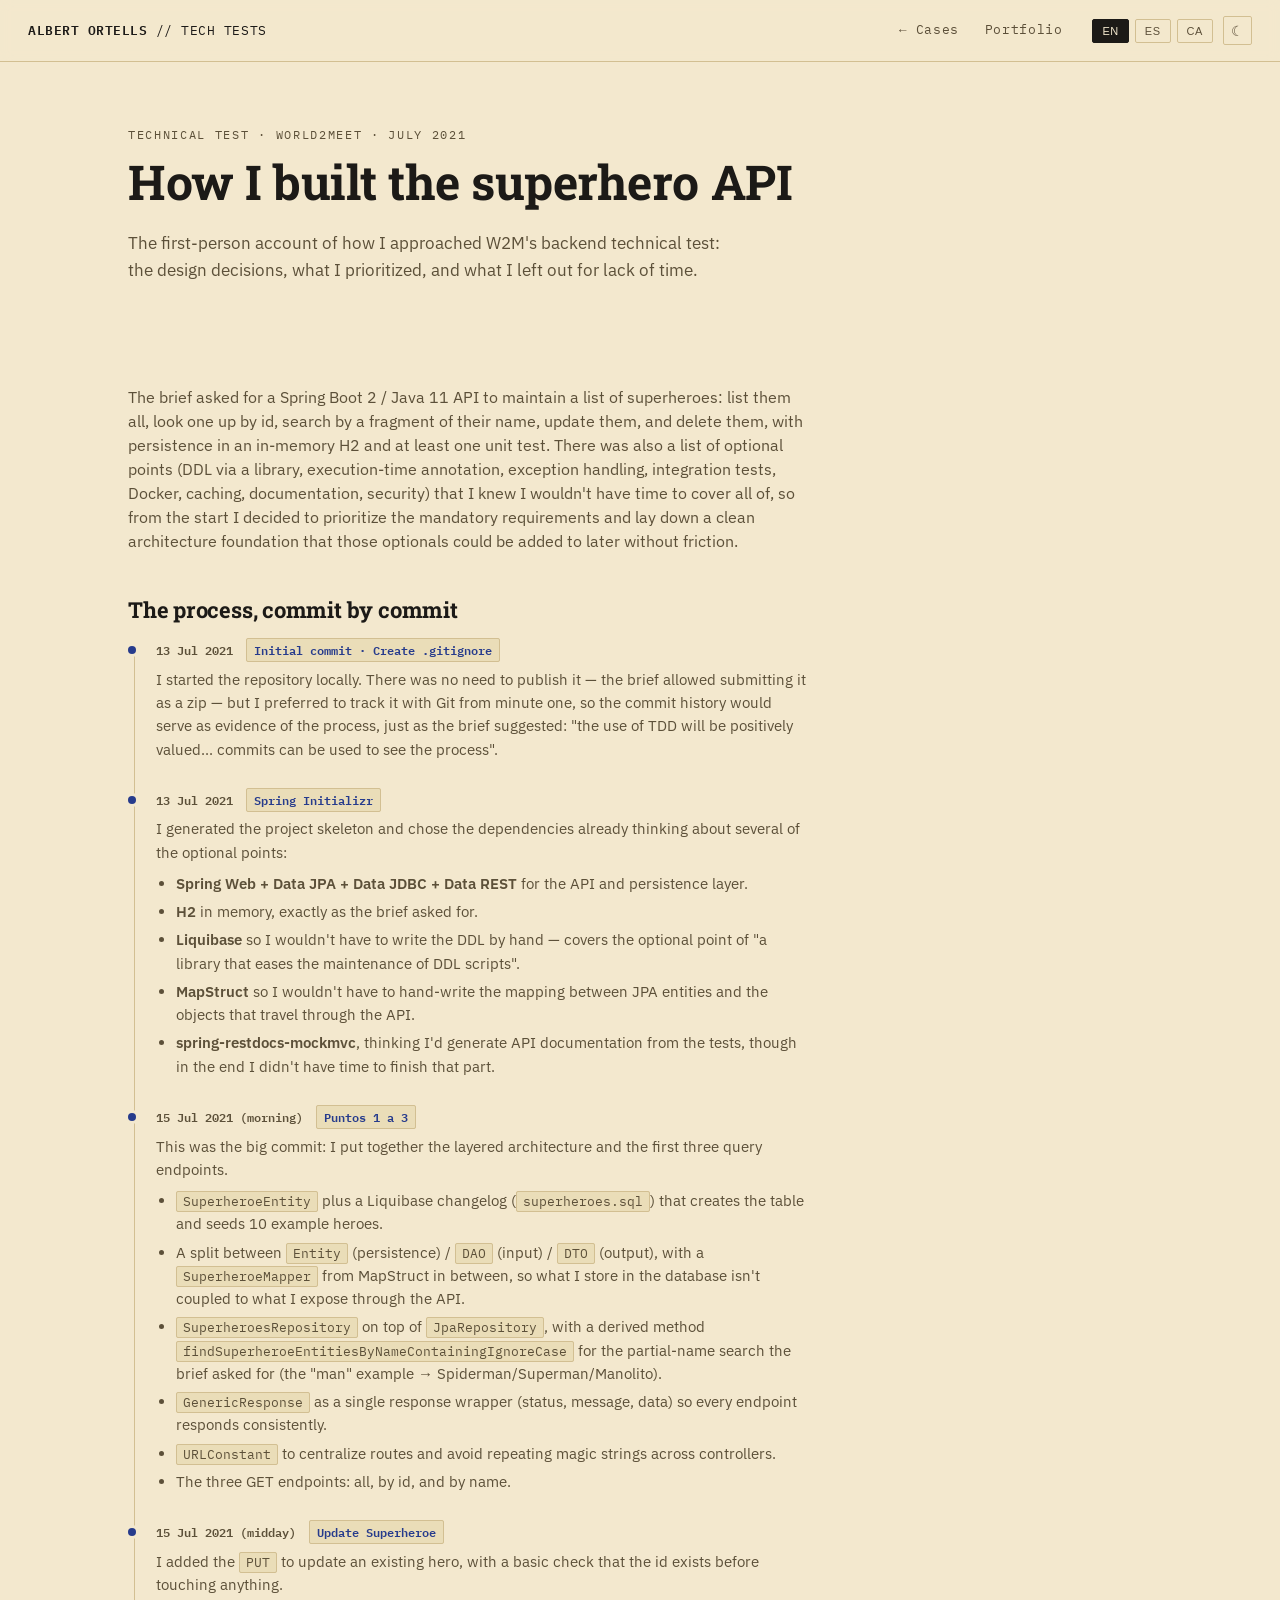
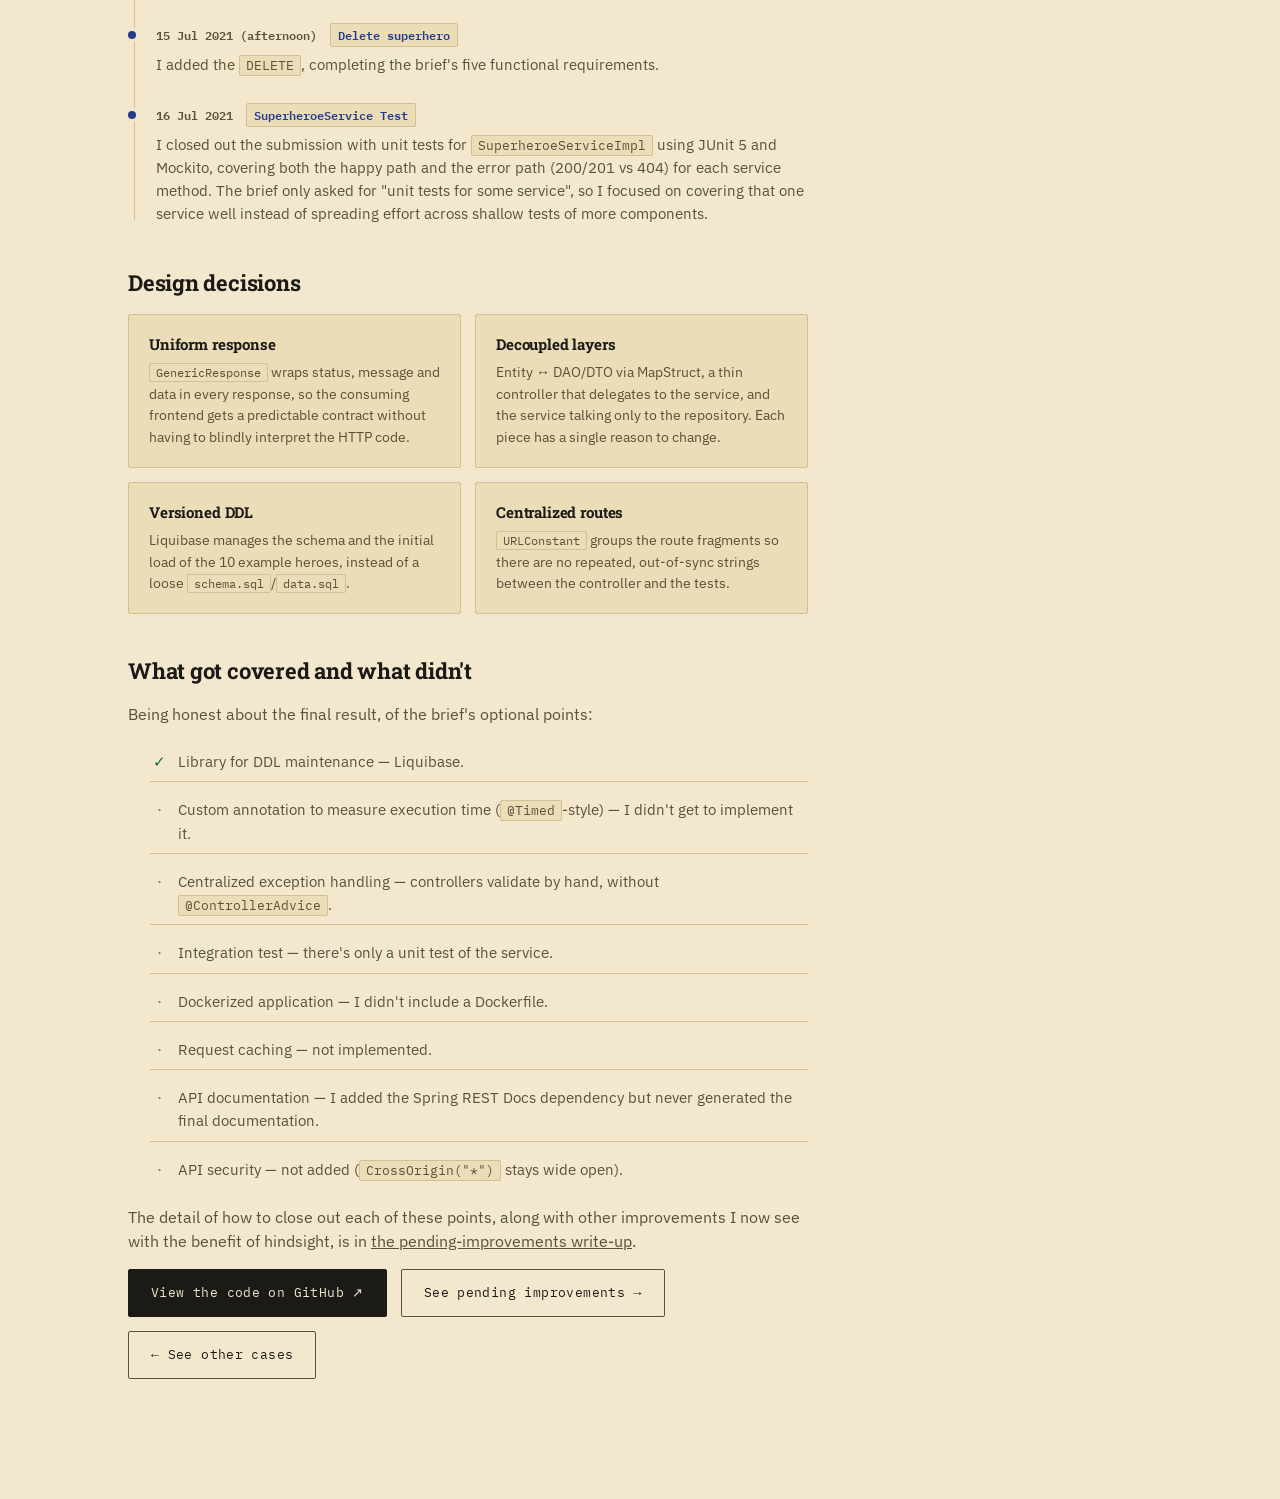
<file: tech-tests/world2meet/index.html>
<!DOCTYPE html>
<html lang="es">
<head>
<meta charset="UTF-8">
<meta name="viewport" content="width=device-width, initial-scale=1.0">
<title>Cómo construí la API de súper héroes — Albert Ortells</title>
<meta name="description" content="Cómo resolví la prueba técnica de Java/Spring Boot de World2Meet: una API de súper héroes, commit a commit, con Liquibase, MapStruct y arquitectura en capas.">
<meta property="og:type" content="article">
<meta property="og:title" content="Cómo construí la API de súper héroes">
<meta property="og:description" content="El relato, en primera persona, de cómo abordé la prueba técnica de backend de W2M.">
<meta name="twitter:card" content="summary">
<meta name="twitter:title" content="Cómo construí la API de súper héroes">
<meta name="twitter:description" content="El relato, en primera persona, de cómo abordé la prueba técnica de backend de W2M.">
<link rel="icon" type="image/svg+xml" href="../favicon.svg">
<link rel="stylesheet" href="../style.css">
<script>
  (function () {
    var match = document.cookie.match(/(?:^|; )theme=([^;]*)/);
    var stored = match ? decodeURIComponent(match[1]) : null;
    var theme = stored || (window.matchMedia('(prefers-color-scheme: dark)').matches ? 'dark' : 'light');
    document.documentElement.setAttribute('data-theme', theme);
  })();
</script>
</head>
<body data-page="world2meet">

<div class="topbar">
  <div class="brand mono"><strong>ALBERT ORTELLS</strong> <span data-i18n="world2meet.nav.role">// TECH TESTS</span></div>
  <button type="button" class="menu-toggle" id="menuToggle" aria-expanded="false" aria-controls="topbarMenu" aria-label="Menu">
    <span class="menu-icon" aria-hidden="true"></span>
  </button>
  <div class="topbar-menu" id="topbarMenu">
    <nav>
      <a href="../" data-i18n="world2meet.nav.cases">← Casos</a>
      <a href="https://albertortells.cat">Portfolio</a>
    </nav>
    <div class="topbar-controls">
      <div class="lang-switch mono" role="group" aria-label="Language">
        <button type="button" class="lang-btn" data-lang="en">EN</button>
        <button type="button" class="lang-btn" data-lang="es">ES</button>
        <button type="button" class="lang-btn" data-lang="ca">CA</button>
      </div>
      <button type="button" class="theme-toggle" id="themeToggle" aria-pressed="false">
        <span class="theme-icon" aria-hidden="true">☾</span>
      </button>
    </div>
  </div>
</div>

<section class="hero">
  <div class="hero-inner reveal">
    <p class="eyebrow" data-i18n="world2meet.hero.eyebrow">Prueba técnica · World2Meet · Julio 2021</p>
    <h1 data-i18n="world2meet.hero.h1">Cómo construí la API de súper héroes</h1>
    <p class="lede" data-i18n="world2meet.hero.lede">
      El relato, en primera persona, de cómo abordé la prueba técnica de backend de W2M:
      las decisiones de diseño, lo que prioricé y lo que dejé fuera por tiempo.
    </p>
  </div>
</section>

<section class="section reveal">
<div class="story">

<p data-i18n="world2meet.story.p1">
El enunciado pedía una API en Spring Boot 2 / Java 11 para mantener una lista de súper héroes:
consultarlos todos, consultarlos por id, buscarlos por un fragmento de su nombre, modificarlos y
borrarlos, con persistencia en una H2 en memoria y al menos un test unitario. Además había una
lista de puntos opcionales (DDL con librería, anotación de tiempos, gestión de excepciones,
tests de integración, Docker, caché, documentación, seguridad) que sabía que no me daría tiempo
a cubrir todos, así que decidí desde el principio priorizar lo obligatorio y dejar sentada una
base de arquitectura limpia sobre la que esos opcionales pudieran añadirse después sin fricción.
</p>

<h2 data-i18n="world2meet.story.process.h2">El proceso, commit a commit</h2>

<div class="w2m-timeline">

  <div class="w2m-entry">
    <div class="w2m-date"><span data-i18n="world2meet.story.timeline.entry1.date">13 jul 2021</span> <span class="w2m-commit">Initial commit · Create .gitignore</span></div>
    <p data-i18n="world2meet.story.timeline.entry1.p">
      Arranqué el repositorio en local. No hacía falta publicarlo, el enunciado permitía entregarlo
      comprimido, pero preferí llevarlo por Git desde el minuto uno para que el historial de commits
      sirviera como evidencia del proceso, tal y como sugería el punto de "se valorará positivamente
      el uso de TDD... se pueden utilizar los commits para ver el proceso".
    </p>
  </div>

  <div class="w2m-entry">
    <div class="w2m-date"><span data-i18n="world2meet.story.timeline.entry2.date">13 jul 2021</span> <span class="w2m-commit">Spring Initializr</span></div>
    <p data-i18n="world2meet.story.timeline.entry2.p">Generé el esqueleto del proyecto y elegí las dependencias pensando ya en varios de los puntos opcionales:</p>
    <ul>
      <li data-i18n="world2meet.story.timeline.entry2.li1" data-i18n-html><strong>Spring Web + Data JPA + Data JDBC + Data REST</strong> para la capa de API y persistencia.</li>
      <li data-i18n="world2meet.story.timeline.entry2.li2" data-i18n-html><strong>H2</strong> en memoria, tal y como pedía el enunciado.</li>
      <li data-i18n="world2meet.story.timeline.entry2.li3" data-i18n-html><strong>Liquibase</strong> para no escribir el DDL a mano — cubre el opcional de "librería que facilite el mantenimiento de los scripts DDL".</li>
      <li data-i18n="world2meet.story.timeline.entry2.li4" data-i18n-html><strong>MapStruct</strong> para no escribir a mano el mapeo entre entidades JPA y los objetos que viajan por la API.</li>
      <li data-i18n="world2meet.story.timeline.entry2.li5" data-i18n-html><strong>spring-restdocs-mockmvc</strong> pensando en generar documentación de la API a partir de los tests, aunque al final el tiempo no me llegó para completar esa parte.</li>
    </ul>
  </div>

  <div class="w2m-entry">
    <div class="w2m-date"><span data-i18n="world2meet.story.timeline.entry3.date">15 jul 2021 (mañana)</span> <span class="w2m-commit">Puntos 1 a 3</span></div>
    <p data-i18n="world2meet.story.timeline.entry3.p">Este fue el commit grueso: monté la arquitectura en capas y los tres primeros endpoints de consulta.</p>
    <ul>
      <li data-i18n="world2meet.story.timeline.entry3.li1" data-i18n-html><code>SuperheroeEntity</code> + changelog de Liquibase (<code>superheroes.sql</code>) que crea la tabla y siembra 10 héroes de ejemplo.</li>
      <li data-i18n="world2meet.story.timeline.entry3.li2" data-i18n-html>Separación <code>Entity</code> (persistencia) / <code>DAO</code> (entrada) / <code>DTO</code> (salida), con <code>SuperheroeMapper</code> de MapStruct entre medias, para no acoplar lo que guardo en base de datos con lo que expongo por la API.</li>
      <li data-i18n="world2meet.story.timeline.entry3.li3" data-i18n-html><code>SuperheroesRepository</code> sobre <code>JpaRepository</code>, con un método derivado <code>findSuperheroeEntitiesByNameContainingIgnoreCase</code> para la búsqueda por nombre parcial que pedía el enunciado (el ejemplo de "man" → Spiderman/Superman/Manolito).</li>
      <li data-i18n="world2meet.story.timeline.entry3.li4" data-i18n-html><code>GenericResponse</code> como envoltorio único de respuesta (status, message, data) para que todos los endpoints respondan de forma consistente.</li>
      <li data-i18n="world2meet.story.timeline.entry3.li5" data-i18n-html><code>URLConstant</code> para centralizar las rutas y no repetir strings mágicos por los controladores.</li>
      <li data-i18n="world2meet.story.timeline.entry3.li6">Los tres endpoints GET: todos, por id y por nombre.</li>
    </ul>
  </div>

  <div class="w2m-entry">
    <div class="w2m-date"><span data-i18n="world2meet.story.timeline.entry4.date">15 jul 2021 (mediodía)</span> <span class="w2m-commit">Update Superheroe</span></div>
    <p data-i18n="world2meet.story.timeline.entry4.p" data-i18n-html>Añadí el <code>PUT</code> para modificar un héroe existente, con validación básica de que el id exista antes de tocar nada.</p>
  </div>

  <div class="w2m-entry">
    <div class="w2m-date"><span data-i18n="world2meet.story.timeline.entry5.date">15 jul 2021 (tarde)</span> <span class="w2m-commit">Delete superhero</span></div>
    <p data-i18n="world2meet.story.timeline.entry5.p" data-i18n-html>Añadí el <code>DELETE</code>, completando así los cinco requisitos funcionales del enunciado.</p>
  </div>

  <div class="w2m-entry">
    <div class="w2m-date"><span data-i18n="world2meet.story.timeline.entry6.date">16 jul 2021</span> <span class="w2m-commit">SuperheroeService Test</span></div>
    <p data-i18n="world2meet.story.timeline.entry6.p" data-i18n-html>
      Cerré la entrega con los tests unitarios de <code>SuperheroeServiceImpl</code> usando JUnit 5 y Mockito,
      cubriendo el camino feliz y el de error (200/201 vs 404) de cada método del servicio. El enunciado solo
      pedía "test unitarios de algún servicio", así que me centré en cubrir bien ese único servicio en vez de
      repartir esfuerzo en tests superficiales de más componentes.
    </p>
  </div>

</div>

<h2 data-i18n="world2meet.story.decisions.h2">Decisiones de diseño</h2>

<div class="w2m-grid">
  <div class="w2m-card">
    <h3 data-i18n="world2meet.story.decisions.card1.h3">Respuesta uniforme</h3>
    <p data-i18n="world2meet.story.decisions.card1.p" data-i18n-html><code>GenericResponse</code> envuelve status, mensaje y datos en todas las respuestas, para que el frontend consumidor tenga un contrato predecible sin tener que interpretar el código HTTP a ciegas.</p>
  </div>
  <div class="w2m-card">
    <h3 data-i18n="world2meet.story.decisions.card2.h3">Capas desacopladas</h3>
    <p data-i18n="world2meet.story.decisions.card2.p">Entity ↔ DAO/DTO vía MapStruct, controlador delgado que delega en el servicio, y el servicio hablando solo con el repositorio. Cada pieza tiene una única razón para cambiar.</p>
  </div>
  <div class="w2m-card">
    <h3 data-i18n="world2meet.story.decisions.card3.h3">DDL versionado</h3>
    <p data-i18n="world2meet.story.decisions.card3.p" data-i18n-html>Liquibase gestiona el esquema y la carga inicial de los 10 héroes de ejemplo, en vez de un <code>schema.sql</code>/<code>data.sql</code> sueltos.</p>
  </div>
  <div class="w2m-card">
    <h3 data-i18n="world2meet.story.decisions.card4.h3">Rutas centralizadas</h3>
    <p data-i18n="world2meet.story.decisions.card4.p" data-i18n-html><code>URLConstant</code> agrupa los fragmentos de ruta para que no queden strings repetidos y desincronizados entre controlador y tests.</p>
  </div>
</div>

<h2 data-i18n="world2meet.story.coverage.h2">Qué quedó cubierto y qué no</h2>

<p data-i18n="world2meet.story.coverage.intro">Siendo honesto con el resultado final, de los puntos opcionales del enunciado:</p>

<ul class="w2m-status-list">
  <li><span class="w2m-mark done">✓</span> <span data-i18n="world2meet.story.coverage.item1">Librería para el mantenimiento del DDL — Liquibase.</span></li>
  <li><span class="w2m-mark pending">·</span> <span data-i18n="world2meet.story.coverage.item2" data-i18n-html>Anotación personalizada para medir tiempos de ejecución (estilo <code>@Timed</code>) — no llegué a implementarla.</span></li>
  <li><span class="w2m-mark pending">·</span> <span data-i18n="world2meet.story.coverage.item3" data-i18n-html>Gestión centralizada de excepciones — los controladores validan a mano, sin <code>@ControllerAdvice</code>.</span></li>
  <li><span class="w2m-mark pending">·</span> <span data-i18n="world2meet.story.coverage.item4">Test de integración — solo hay test unitario del servicio.</span></li>
  <li><span class="w2m-mark pending">·</span> <span data-i18n="world2meet.story.coverage.item5">Aplicación dockerizada — no incluí Dockerfile.</span></li>
  <li><span class="w2m-mark pending">·</span> <span data-i18n="world2meet.story.coverage.item6">Caché de peticiones — no implementada.</span></li>
  <li><span class="w2m-mark pending">·</span> <span data-i18n="world2meet.story.coverage.item7">Documentación de la API — añadí la dependencia de Spring REST Docs pero no generé la documentación final.</span></li>
  <li><span class="w2m-mark pending">·</span> <span data-i18n="world2meet.story.coverage.item8" data-i18n-html>Seguridad del API — no añadida (el <code>CrossOrigin("*")</code> queda abierto).</span></li>
</ul>

<p data-i18n="world2meet.story.coverage.closing" data-i18n-html>
El detalle de cómo cerrar cada uno de estos puntos, junto con otras mejoras que veo con perspectiva de
los años, está en <a href="improvements.html">el documento de mejoras pendientes</a>.
</p>

<div class="cta-row">
  <a href="https://github.com/albertortells/world2meet-developers" class="btn-primary" target="_blank" rel="noopener" data-i18n="world2meet.cta.github">Ver el código en GitHub ↗</a>
  <a href="improvements.html" class="btn-ghost" data-i18n="world2meet.cta.improvements">Ver mejoras pendientes →</a>
  <a href="../" class="btn-ghost" data-i18n="world2meet.cta.back">← Ver otros casos</a>
</div>

</div>
</section>

<script src="../translations.js"></script>
<script src="../script.js"></script>
</body>
</html>
</file>
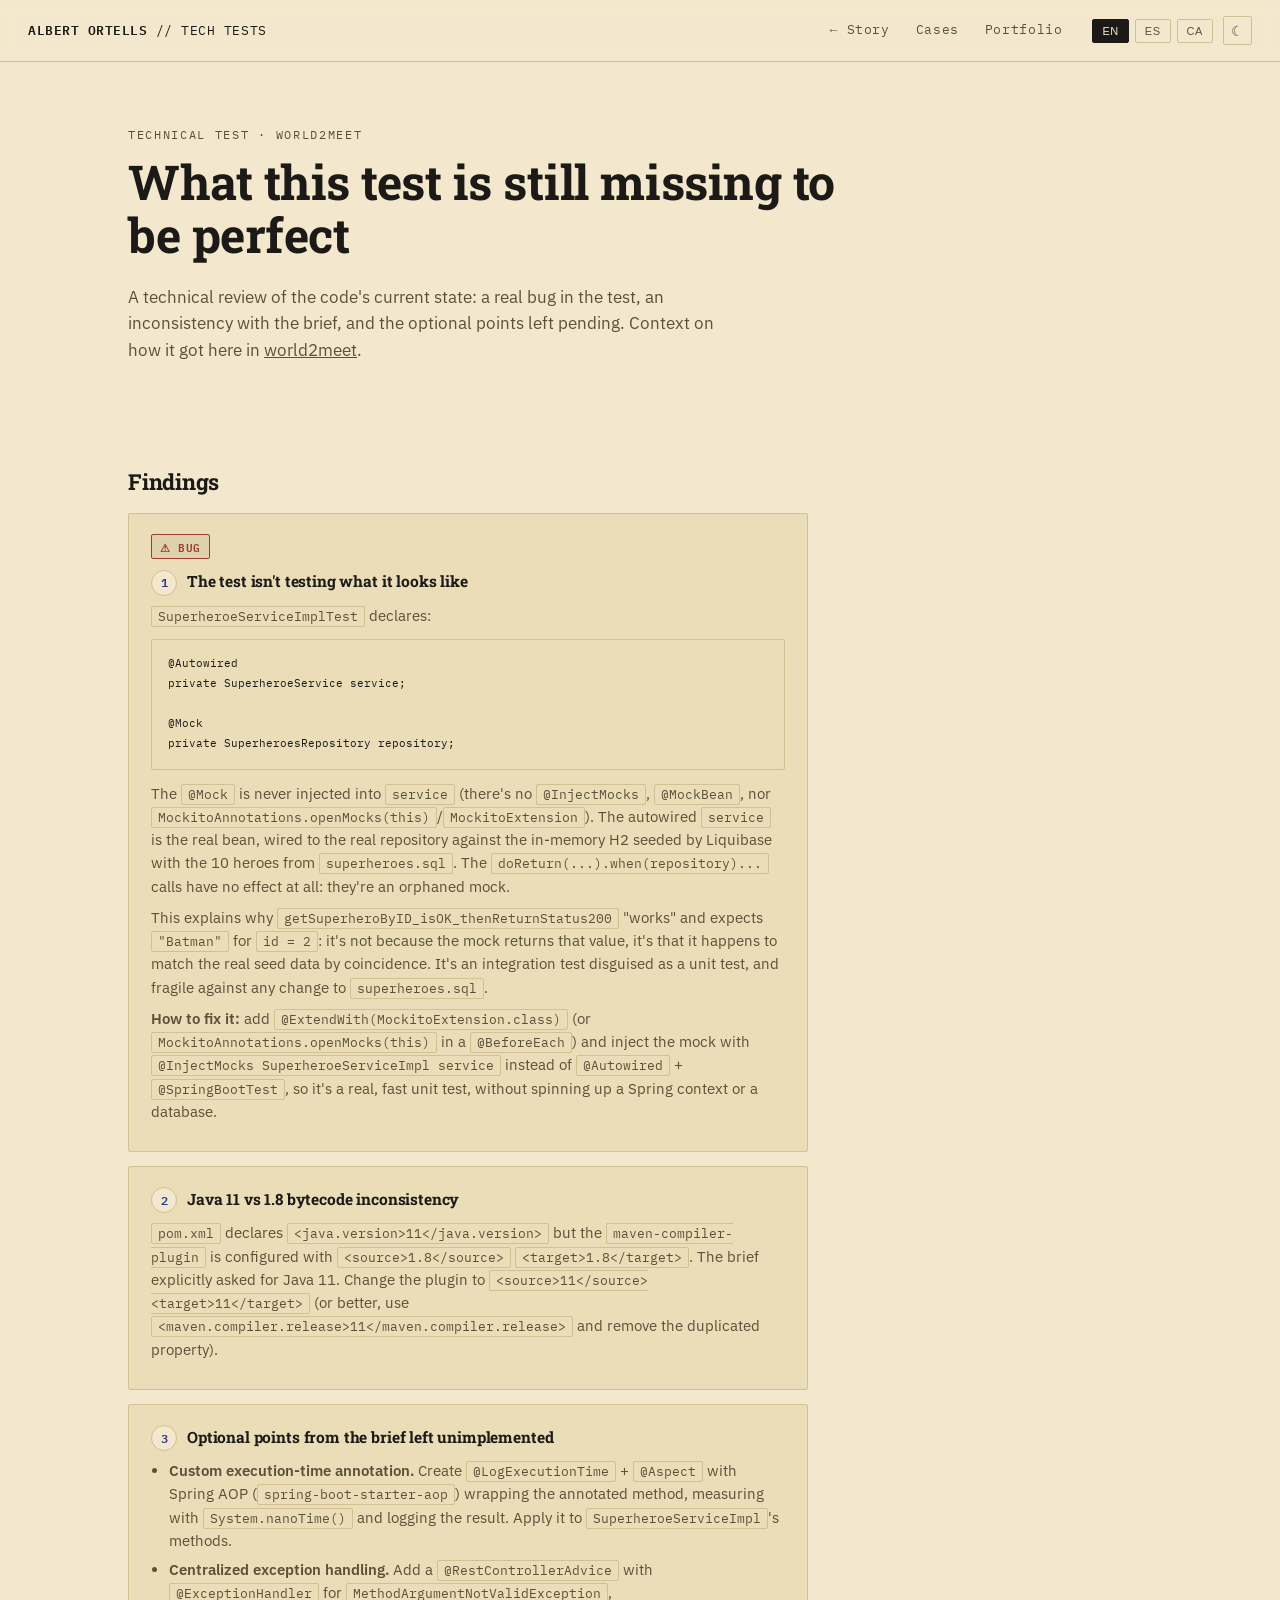
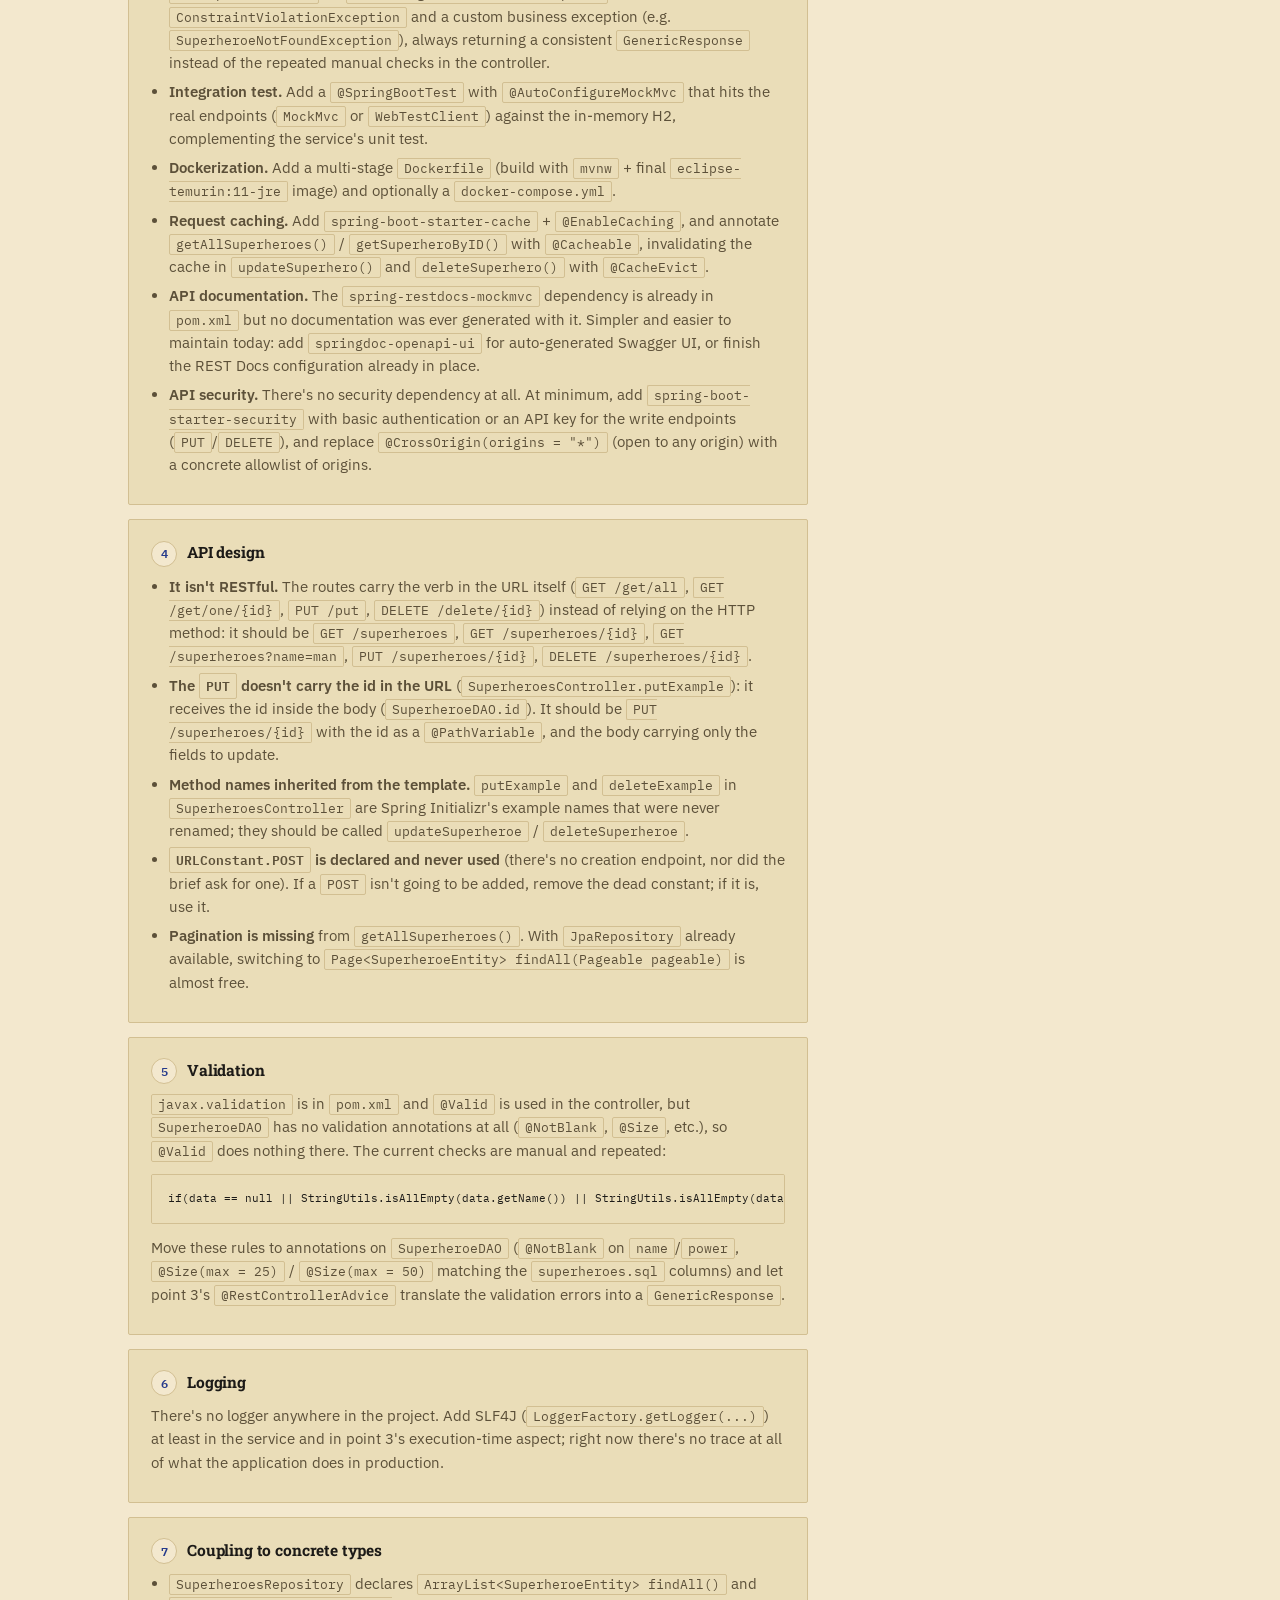
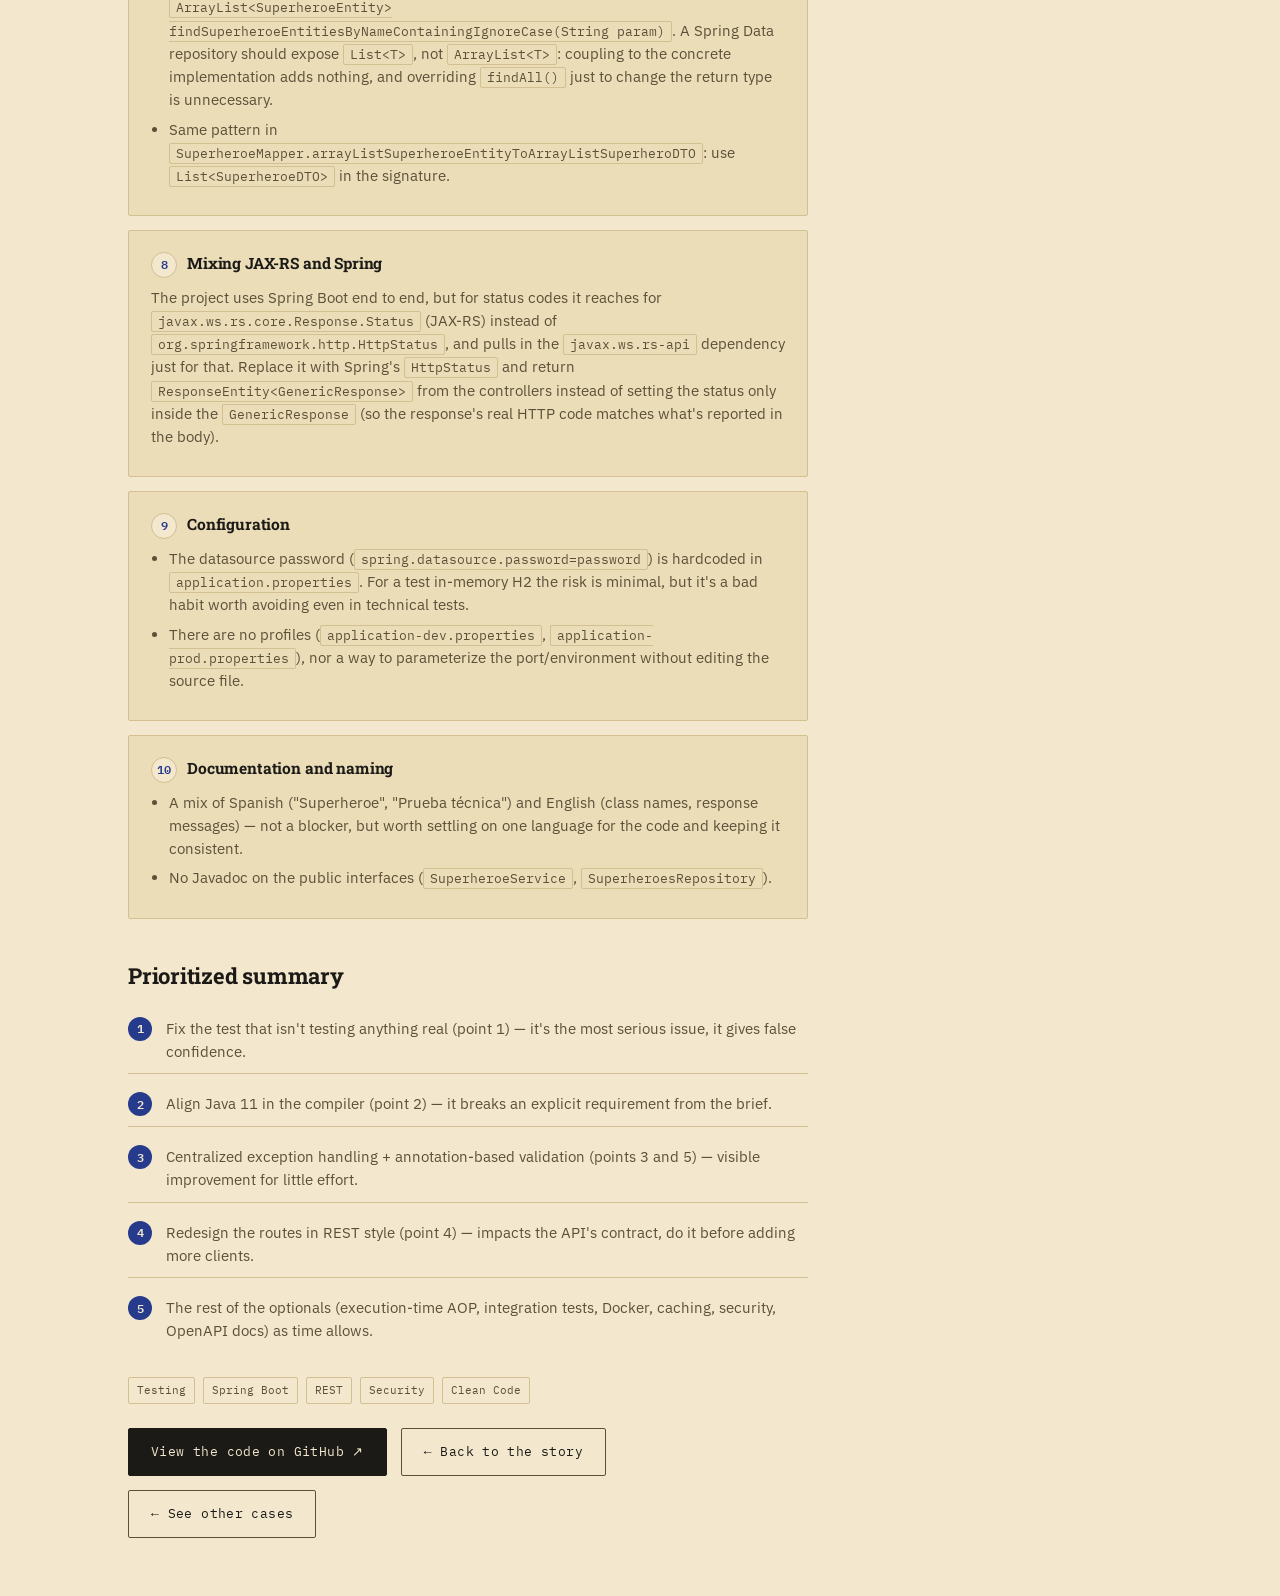
<file: tech-tests/world2meet/improvements.html>
<!DOCTYPE html>
<html lang="es">
<head>
<meta charset="UTF-8">
<meta name="viewport" content="width=device-width, initial-scale=1.0">
<title>Qué le falta a esta prueba para estar perfecta — Albert Ortells</title>
<meta name="description" content="Repaso técnico honesto de la prueba de World2Meet: un bug real en el test, inconsistencias con el enunciado y los puntos opcionales pendientes.">
<meta property="og:type" content="article">
<meta property="og:title" content="Qué le falta a esta prueba para estar perfecta">
<meta property="og:description" content="Repaso técnico del estado actual del código de la prueba de World2Meet.">
<meta name="twitter:card" content="summary">
<meta name="twitter:title" content="Qué le falta a esta prueba para estar perfecta">
<meta name="twitter:description" content="Repaso técnico del estado actual del código de la prueba de World2Meet.">
<link rel="icon" type="image/svg+xml" href="../favicon.svg">
<link rel="stylesheet" href="../style.css">
<script>
  (function () {
    var match = document.cookie.match(/(?:^|; )theme=([^;]*)/);
    var stored = match ? decodeURIComponent(match[1]) : null;
    var theme = stored || (window.matchMedia('(prefers-color-scheme: dark)').matches ? 'dark' : 'light');
    document.documentElement.setAttribute('data-theme', theme);
  })();
</script>
</head>
<body data-page="w2mImprovements">

<div class="topbar">
  <div class="brand mono"><strong>ALBERT ORTELLS</strong> <span data-i18n="w2mImprovements.nav.role">// TECH TESTS</span></div>
  <button type="button" class="menu-toggle" id="menuToggle" aria-expanded="false" aria-controls="topbarMenu" aria-label="Menu">
    <span class="menu-icon" aria-hidden="true"></span>
  </button>
  <div class="topbar-menu" id="topbarMenu">
    <nav>
      <a href="./index.html" data-i18n="w2mImprovements.nav.story">← Historia</a>
      <a href="../" data-i18n="w2mImprovements.nav.cases">Casos</a>
      <a href="https://albertortells.cat">Portfolio</a>
    </nav>
    <div class="topbar-controls">
      <div class="lang-switch mono" role="group" aria-label="Language">
        <button type="button" class="lang-btn" data-lang="en">EN</button>
        <button type="button" class="lang-btn" data-lang="es">ES</button>
        <button type="button" class="lang-btn" data-lang="ca">CA</button>
      </div>
      <button type="button" class="theme-toggle" id="themeToggle" aria-pressed="false">
        <span class="theme-icon" aria-hidden="true">☾</span>
      </button>
    </div>
  </div>
</div>

<section class="hero">
  <div class="hero-inner reveal">
    <p class="eyebrow" data-i18n="w2mImprovements.hero.eyebrow">Prueba técnica · World2Meet</p>
    <h1 data-i18n="w2mImprovements.hero.h1">Qué le falta a esta prueba para estar perfecta</h1>
    <p class="lede" data-i18n="w2mImprovements.hero.lede" data-i18n-html>
      Repaso técnico del estado actual del código: un bug real en el test, una inconsistencia con
      el enunciado, y los puntos opcionales que quedaron pendientes. Contexto de por qué se llegó
      hasta aquí en <a href="./index.html">world2meet</a>.
    </p>
  </div>
</section>

<section class="section reveal">
<div class="story">

<h2 data-i18n="w2mImprovements.story.h2Findings">Hallazgos</h2>

<div class="w2m-item">
  <span class="w2m-bug-banner" data-i18n="w2mImprovements.story.bugLabel">⚠ Bug</span>
  <div class="w2m-item-head">
    <span class="w2m-num">1</span>
    <h3 data-i18n="w2mImprovements.story.item1.h3">El test no está probando lo que parece</h3>
  </div>
  <p data-i18n="w2mImprovements.story.item1.p1" data-i18n-html>
    <code>SuperheroeServiceImplTest</code> declara:
  </p>
  <pre><code>@Autowired
private SuperheroeService service;

@Mock
private SuperheroesRepository repository;</code></pre>
  <p data-i18n="w2mImprovements.story.item1.p2" data-i18n-html>
    El <code>@Mock</code> nunca se inyecta en <code>service</code> (no hay <code>@InjectMocks</code>,
    <code>@MockBean</code> ni <code>MockitoAnnotations.openMocks(this)</code>/<code>MockitoExtension</code>).
    El <code>service</code> autowireado es el bean real, conectado al repositorio real contra la H2 en
    memoria sembrada por Liquibase con los 10 héroes de <code>superheroes.sql</code>. Los
    <code>doReturn(...).when(repository)...</code> no tienen ningún efecto: son un mock huérfano.
  </p>
  <p data-i18n="w2mImprovements.story.item1.p3" data-i18n-html>
    Esto explica por qué <code>getSuperheroByID_isOK_thenReturnStatus200</code> "funciona" y espera
    <code>"Batman"</code> para <code>id = 2</code>: no es porque el mock devuelva ese valor, es que
    coincide por casualidad con el dato semilla real. Es un test de integración disfrazado de test
    unitario, y frágil ante cualquier cambio en <code>superheroes.sql</code>.
  </p>
  <p data-i18n="w2mImprovements.story.item1.p4" data-i18n-html>
    <strong>Cómo arreglarlo:</strong> añadir <code>@ExtendWith(MockitoExtension.class)</code> (o
    <code>MockitoAnnotations.openMocks(this)</code> en un <code>@BeforeEach</code>) e inyectar el mock con
    <code>@InjectMocks SuperheroeServiceImpl service</code> en lugar de <code>@Autowired</code> +
    <code>@SpringBootTest</code>, para que sea un test unitario real y rápido, sin levantar contexto de
    Spring ni base de datos.
  </p>
</div>

<div class="w2m-item">
  <div class="w2m-item-head">
    <span class="w2m-num">2</span>
    <h3 data-i18n="w2mImprovements.story.item2.h3">Inconsistencia Java 11 vs bytecode 1.8</h3>
  </div>
  <p data-i18n="w2mImprovements.story.item2.p" data-i18n-html>
    <code>pom.xml</code> declara <code>&lt;java.version&gt;11&lt;/java.version&gt;</code> pero el
    <code>maven-compiler-plugin</code> está configurado con <code>&lt;source&gt;1.8&lt;/source&gt;</code>
    <code>&lt;target&gt;1.8&lt;/target&gt;</code>. El enunciado pedía explícitamente Java 11.
    Cambiar el plugin a <code>&lt;source&gt;11&lt;/source&gt;&lt;target&gt;11&lt;/target&gt;</code> (o mejor,
    usar <code>&lt;maven.compiler.release&gt;11&lt;/maven.compiler.release&gt;</code> y eliminar la
    propiedad duplicada).
  </p>
</div>

<div class="w2m-item">
  <div class="w2m-item-head">
    <span class="w2m-num">3</span>
    <h3 data-i18n="w2mImprovements.story.item3.h3">Puntos opcionales del enunciado sin implementar</h3>
  </div>
  <ul>
    <li data-i18n="w2mImprovements.story.item3.li1" data-i18n-html><strong>Anotación personalizada de tiempos de ejecución.</strong> Crear <code>@LogExecutionTime</code> +
      <code>@Aspect</code> con Spring AOP (<code>spring-boot-starter-aop</code>) que envuelva el método
      anotado, mida con <code>System.nanoTime()</code> y escriba el resultado con un logger. Aplicarla
      sobre los métodos de <code>SuperheroeServiceImpl</code>.</li>
    <li data-i18n="w2mImprovements.story.item3.li2" data-i18n-html><strong>Gestión centralizada de excepciones.</strong> Añadir un <code>@RestControllerAdvice</code>
      con <code>@ExceptionHandler</code> para <code>MethodArgumentNotValidException</code>,
      <code>ConstraintViolationException</code> y una excepción de negocio propia (p. ej.
      <code>SuperheroeNotFoundException</code>), devolviendo siempre un <code>GenericResponse</code>
      coherente en vez de las validaciones manuales repetidas en el controlador.</li>
    <li data-i18n="w2mImprovements.story.item3.li3" data-i18n-html><strong>Test de integración.</strong> Añadir un <code>@SpringBootTest</code> con
      <code>@AutoConfigureMockMvc</code> que golpee los endpoints reales (<code>MockMvc</code> o
      <code>WebTestClient</code>) contra la H2 en memoria, complementando el test unitario del servicio.</li>
    <li data-i18n="w2mImprovements.story.item3.li4" data-i18n-html><strong>Dockerización.</strong> Añadir un <code>Dockerfile</code> multi-stage (build con
      <code>mvnw</code> + imagen final <code>eclipse-temurin:11-jre</code>) y opcionalmente un
      <code>docker-compose.yml</code>.</li>
    <li data-i18n="w2mImprovements.story.item3.li5" data-i18n-html><strong>Caché de peticiones.</strong> Añadir <code>spring-boot-starter-cache</code> +
      <code>@EnableCaching</code>, y anotar <code>getAllSuperheroes()</code> /
      <code>getSuperheroByID()</code> con <code>@Cacheable</code>, invalidando la caché en
      <code>updateSuperhero()</code> y <code>deleteSuperhero()</code> con <code>@CacheEvict</code>.</li>
    <li data-i18n="w2mImprovements.story.item3.li6" data-i18n-html><strong>Documentación de la API.</strong> Ya está la dependencia <code>spring-restdocs-mockmvc</code>
      en el <code>pom.xml</code> pero no se llegó a generar documentación con ella. Más simple y
      mantenible hoy: añadir <code>springdoc-openapi-ui</code> para Swagger UI autogenerado, o completar
      la configuración de REST Docs ya presente.</li>
    <li data-i18n="w2mImprovements.story.item3.li7" data-i18n-html><strong>Seguridad del API.</strong> No hay ninguna dependencia de seguridad. Como mínimo, añadir
      <code>spring-boot-starter-security</code> con autenticación básica o un API key para los endpoints
      de escritura (<code>PUT</code>/<code>DELETE</code>), y sustituir
      <code>@CrossOrigin(origins = "*")</code> (abierto a cualquier origen) por una lista blanca de
      orígenes concreta.</li>
  </ul>
</div>

<div class="w2m-item">
  <div class="w2m-item-head">
    <span class="w2m-num">4</span>
    <h3 data-i18n="w2mImprovements.story.item4.h3">Diseño de la API</h3>
  </div>
  <ul>
    <li data-i18n="w2mImprovements.story.item4.li1" data-i18n-html><strong>No es RESTful.</strong> Las rutas usan el verbo en la propia URL
      (<code>GET /get/all</code>, <code>GET /get/one/{id}</code>, <code>PUT /put</code>,
      <code>DELETE /delete/{id}</code>) en vez de apoyarse en el método HTTP: debería ser
      <code>GET /superheroes</code>, <code>GET /superheroes/{id}</code>,
      <code>GET /superheroes?name=man</code>, <code>PUT /superheroes/{id}</code>,
      <code>DELETE /superheroes/{id}</code>.</li>
    <li data-i18n="w2mImprovements.story.item4.li2" data-i18n-html><strong>El <code>PUT</code> no lleva el id en la URL</strong>
      (<code>SuperheroesController.putExample</code>): recibe el id dentro del body
      (<code>SuperheroeDAO.id</code>). Debería ser <code>PUT /superheroes/{id}</code> con el id como
      <code>@PathVariable</code>, y el body solo con los campos a modificar.</li>
    <li data-i18n="w2mImprovements.story.item4.li3" data-i18n-html><strong>Nombres de método heredados de la plantilla.</strong> <code>putExample</code> y
      <code>deleteExample</code> en <code>SuperheroesController</code> son nombres de ejemplo de Spring
      Initializr que no se renombraron; deberían llamarse <code>updateSuperheroe</code> /
      <code>deleteSuperheroe</code>.</li>
    <li data-i18n="w2mImprovements.story.item4.li4" data-i18n-html><strong><code>URLConstant.POST</code> está declarado y no se usa</strong> (no hay endpoint de
      creación, ni lo pedía el enunciado). Si no se va a añadir un <code>POST</code>, eliminar la
      constante muerta; si se añade, usarla.</li>
    <li data-i18n="w2mImprovements.story.item4.li5" data-i18n-html><strong>Falta paginación</strong> en <code>getAllSuperheroes()</code>. Con
      <code>JpaRepository</code> ya disponible, cambiar a
      <code>Page&lt;SuperheroeEntity&gt; findAll(Pageable pageable)</code> es casi gratis.</li>
  </ul>
</div>

<div class="w2m-item">
  <div class="w2m-item-head">
    <span class="w2m-num">5</span>
    <h3 data-i18n="w2mImprovements.story.item5.h3">Validación</h3>
  </div>
  <p data-i18n="w2mImprovements.story.item5.p1" data-i18n-html>
    <code>javax.validation</code> está en el <code>pom.xml</code> y <code>@Valid</code> se usa en el
    controlador, pero <code>SuperheroeDAO</code> no tiene ninguna anotación de validación
    (<code>@NotBlank</code>, <code>@Size</code>, etc.), así que <code>@Valid</code> no hace nada ahí.
    Los controles actuales son manuales y repetidos:
  </p>
  <pre><code>if(data == null || StringUtils.isAllEmpty(data.getName()) || StringUtils.isAllEmpty(data.getPower())) { ... }</code></pre>
  <p data-i18n="w2mImprovements.story.item5.p2" data-i18n-html>
    Mover estas reglas a anotaciones en <code>SuperheroeDAO</code> (<code>@NotBlank</code> en
    <code>name</code>/<code>power</code>, <code>@Size(max = 25)</code> / <code>@Size(max = 50)</code>
    acorde a las columnas de <code>superheroes.sql</code>) y dejar que el
    <code>@RestControllerAdvice</code> del punto 3 traduzca los errores de validación a
    <code>GenericResponse</code>.
  </p>
</div>

<div class="w2m-item">
  <div class="w2m-item-head">
    <span class="w2m-num">6</span>
    <h3 data-i18n="w2mImprovements.story.item6.h3">Logging</h3>
  </div>
  <p data-i18n="w2mImprovements.story.item6.p" data-i18n-html>
    No hay ningún logger en el proyecto. Añadir SLF4J (<code>LoggerFactory.getLogger(...)</code>) al
    menos en el servicio y en el aspecto de tiempos de ejecución del punto 3; ahora mismo no queda
    ningún rastro de lo que hace la aplicación en producción.
  </p>
</div>

<div class="w2m-item">
  <div class="w2m-item-head">
    <span class="w2m-num">7</span>
    <h3 data-i18n="w2mImprovements.story.item7.h3">Acoplamiento a tipos concretos</h3>
  </div>
  <ul>
    <li data-i18n="w2mImprovements.story.item7.li1" data-i18n-html><code>SuperheroesRepository</code> declara <code>ArrayList&lt;SuperheroeEntity&gt; findAll()</code>
      y <code>ArrayList&lt;SuperheroeEntity&gt; findSuperheroeEntitiesByNameContainingIgnoreCase(String param)</code>.
      Un repositorio Spring Data debería exponer <code>List&lt;T&gt;</code>, no
      <code>ArrayList&lt;T&gt;</code>: acoplarse a la implementación concreta no aporta nada y
      sobreescribir <code>findAll()</code> solo para cambiar el tipo de retorno es innecesario.</li>
    <li data-i18n="w2mImprovements.story.item7.li2" data-i18n-html>Mismo patrón en
      <code>SuperheroeMapper.arrayListSuperheroeEntityToArrayListSuperheroDTO</code>: usar
      <code>List&lt;SuperheroeDTO&gt;</code> en la firma.</li>
  </ul>
</div>

<div class="w2m-item">
  <div class="w2m-item-head">
    <span class="w2m-num">8</span>
    <h3 data-i18n="w2mImprovements.story.item8.h3">Mezcla de JAX-RS y Spring</h3>
  </div>
  <p data-i18n="w2mImprovements.story.item8.p" data-i18n-html>
    El proyecto usa Spring Boot de principio a fin, pero para los códigos de estado tira de
    <code>javax.ws.rs.core.Response.Status</code> (JAX-RS) en vez de
    <code>org.springframework.http.HttpStatus</code>, y mete la dependencia
    <code>javax.ws.rs-api</code> solo para eso. Sustituir por <code>HttpStatus</code> de Spring y
    devolver <code>ResponseEntity&lt;GenericResponse&gt;</code> en los controladores en vez de fijar el
    status solo dentro del <code>GenericResponse</code> (así el código HTTP real de la respuesta
    coincide con el que se informa en el body).
  </p>
</div>

<div class="w2m-item">
  <div class="w2m-item-head">
    <span class="w2m-num">9</span>
    <h3 data-i18n="w2mImprovements.story.item9.h3">Configuración</h3>
  </div>
  <ul>
    <li data-i18n="w2mImprovements.story.item9.li1" data-i18n-html>La contraseña de la datasource (<code>spring.datasource.password=password</code>) está
      hardcodeada en <code>application.properties</code>. Para una H2 en memoria de prueba el riesgo es
      mínimo, pero es un mal hábito a evitar incluso en pruebas técnicas.</li>
    <li data-i18n="w2mImprovements.story.item9.li2" data-i18n-html>No hay perfiles (<code>application-dev.properties</code>, <code>application-prod.properties</code>)
      ni forma de parametrizar el puerto/entorno sin editar el fichero fuente.</li>
  </ul>
</div>

<div class="w2m-item">
  <div class="w2m-item-head">
    <span class="w2m-num">10</span>
    <h3 data-i18n="w2mImprovements.story.item10.h3">Documentación y naming</h3>
  </div>
  <ul>
    <li data-i18n="w2mImprovements.story.item10.li1">Mezcla de español ("Superheroe", "Prueba técnica") e inglés (nombres de clases, mensajes de
      respuesta) — no bloqueante, pero conviene decidir un idioma para el código y mantenerlo
      consistente.</li>
    <li data-i18n="w2mImprovements.story.item10.li2" data-i18n-html>No hay Javadoc en las interfaces públicas (<code>SuperheroeService</code>,
      <code>SuperheroesRepository</code>).</li>
  </ul>
</div>

<h2 data-i18n="w2mImprovements.story.h2Priority">Resumen priorizado</h2>

<ol class="w2m-priority-list">
  <li data-i18n="w2mImprovements.story.priority.li1">Arreglar el test que no testea nada real (punto 1) — es lo más grave, da falsa confianza.</li>
  <li data-i18n="w2mImprovements.story.priority.li2">Alinear Java 11 en el compilador (punto 2) — incumple un requisito explícito del enunciado.</li>
  <li data-i18n="w2mImprovements.story.priority.li3">Gestión centralizada de excepciones + validación con anotaciones (puntos 3 y 5) — mejora visible
    con poco esfuerzo.</li>
  <li data-i18n="w2mImprovements.story.priority.li4">Rediseñar rutas a estilo REST (punto 4) — impacto en el contrato de la API, hacerlo antes de sumar
    más clientes.</li>
  <li data-i18n="w2mImprovements.story.priority.li5">Resto de opcionales (AOP de tiempos, tests de integración, Docker, caché, seguridad, documentación
    OpenAPI) según tiempo disponible.</li>
</ol>

<div class="w2m-tags">
  <span class="w2m-tag" data-i18n="w2mImprovements.story.tags.tag1">Testing</span>
  <span class="w2m-tag">Spring Boot</span>
  <span class="w2m-tag">REST</span>
  <span class="w2m-tag" data-i18n="w2mImprovements.story.tags.tag4">Seguridad</span>
  <span class="w2m-tag">Clean Code</span>
</div>

<div class="cta-row">
  <a href="https://github.com/albertortells/world2meet-developers" class="btn-primary" target="_blank" rel="noopener" data-i18n="w2mImprovements.cta.github">Ver el código en GitHub ↗</a>
  <a href="./index.html" class="btn-ghost" data-i18n="w2mImprovements.cta.story">← Volver a la historia</a>
  <a href="../" class="btn-ghost" data-i18n="w2mImprovements.cta.cases">← Ver otros casos</a>
</div>

</div>
</section>

<script src="../translations.js"></script>
<script src="../script.js"></script>
</body>
</html>
</file>
<file: style.css>
@font-face{
  font-family:'IBM Plex Mono';
  font-style:normal;
  font-weight:400;
  font-display:swap;
  src:url('fonts/ibm-plex-mono-400.woff2') format('woff2');
}
@font-face{
  font-family:'IBM Plex Mono';
  font-style:normal;
  font-weight:500;
  font-display:swap;
  src:url('fonts/ibm-plex-mono-500.woff2') format('woff2');
}
@font-face{
  font-family:'IBM Plex Mono';
  font-style:normal;
  font-weight:600;
  font-display:swap;
  src:url('fonts/ibm-plex-mono-600.woff2') format('woff2');
}
@font-face{
  font-family:'IBM Plex Sans';
  font-style:normal;
  font-weight:400 600;
  font-display:swap;
  src:url('fonts/ibm-plex-sans-variable.woff2') format('woff2');
}
@font-face{
  font-family:'Roboto Slab';
  font-style:normal;
  font-weight:400 700;
  font-display:swap;
  src:url('fonts/roboto-slab-variable.woff2') format('woff2');
}

:root{
  --paper:#F3E8CE;
  --paper-rgb:243,232,206;
  --paper-alt:#EADDB8;
  --ink:#1C1A17;
  --ink-soft:#5C5039;
  --ink-faint:#8C7F5C;
  --ink-faint-rgb:140,127,92;
  --line:#D2BF92;
  --stamp-blue:#263B8C;
  --approved:#1E6B45;
  --approved-rgb:30,107,69;
  --void:#9C3B2E;
  --radius:2px;
  --max:67.5rem;
}

:root[data-theme="dark"]{
  --paper:#1B1712;
  --paper-rgb:27,23,18;
  --paper-alt:#251F17;
  --ink:#F0E4C8;
  --ink-soft:#C7B78C;
  --ink-faint:#93855F;
  --ink-faint-rgb:147,133,95;
  --line:#3C3325;
  --stamp-blue:#7C93F0;
  --approved:#3FBE86;
  --approved-rgb:63,190,134;
  --void:#E07856;
}

*{box-sizing:border-box;}
html{scroll-behavior:smooth;}

body{
  margin:0;
  background:var(--paper);
  color:var(--ink);
  font-family:'IBM Plex Sans', sans-serif;
  font-size:1rem;
  line-height:1.55;
  -webkit-font-smoothing:antialiased;
  transition:background-color .25s ease, color .25s ease;
}

h1,h2,h3{
  font-family:'Roboto Slab', serif;
  margin:0;
  letter-spacing:-0.01em;
}

a{color:inherit;}

:focus-visible{
  outline:2px solid var(--stamp-blue);
  outline-offset:3px;
}

.mono{font-family:'IBM Plex Mono', monospace;}

.eyebrow{
  font-family:'IBM Plex Mono', monospace;
  font-size:0.75rem;
  letter-spacing:0.14em;
  text-transform:uppercase;
  color:var(--ink-soft);
  margin:0 0 0.625rem 0;
}

/* ---------- topbar ---------- */
.topbar{
  position:sticky;
  top:0;
  z-index:50;
  display:flex;
  align-items:center;
  justify-content:space-between;
  padding:1rem 1.75rem;
  background:rgba(var(--paper-rgb),0.92);
  transition:background-color .25s ease, border-color .25s ease;
  backdrop-filter:blur(6px);
  border-bottom:1px solid var(--line);
}
.topbar .brand{
  font-family:'IBM Plex Mono', monospace;
  font-size:0.8125rem;
  letter-spacing:0.04em;
}
.topbar .brand strong{font-weight:600;}

.topbar-menu{
  display:flex;
  align-items:center;
  gap:1.75rem;
}

.topbar nav{display:flex; gap:1.375rem;}
.topbar nav a{
  font-family:'IBM Plex Mono', monospace;
  font-size:0.78125rem;
  letter-spacing:0.05em;
  text-decoration:none;
  color:var(--ink-soft);
  padding:0.25rem 0.125rem;
  border-bottom:1px solid transparent;
  transition:border-color .15s ease, color .15s ease;
}
.topbar nav a:hover{ color:var(--ink); border-color:var(--stamp-blue); }

.topbar-controls{
  display:flex;
  align-items:center;
  gap:0.625rem;
}

.menu-toggle{
  display:none;
  align-items:center;
  justify-content:center;
  width:29px;
  height:29px;
  padding:0;
  background:transparent;
  border:1px solid var(--line);
  border-radius:var(--radius);
  cursor:pointer;
  transition:border-color .15s ease, background .15s ease;
}
.menu-toggle:hover{ border-color:var(--stamp-blue); }
.menu-icon{
  position:relative;
  display:block;
  width:15px;
  height:1.5px;
  background:var(--ink-soft);
  border-radius:1px;
  transition:transform .2s ease, background .15s ease;
}
.menu-icon::before,
.menu-icon::after{
  content:'';
  position:absolute;
  left:0;
  width:15px;
  height:1.5px;
  background:var(--ink-soft);
  border-radius:1px;
  transition:transform .2s ease, top .2s ease;
}
.menu-icon::before{ top:-5px; }
.menu-icon::after{ top:5px; }
.menu-toggle[aria-expanded="true"] .menu-icon{ background:transparent; }
.menu-toggle[aria-expanded="true"] .menu-icon::before{ top:0; transform:rotate(45deg); }
.menu-toggle[aria-expanded="true"] .menu-icon::after{ top:0; transform:rotate(-45deg); }

.lang-switch{
  display:flex;
  gap:0.375rem;
}
.lang-btn{
  font-size:0.6875rem;
  letter-spacing:0.05em;
  padding:0.3125rem 0.5625rem;
  background:transparent;
  color:var(--ink-soft);
  border:1px solid var(--line);
  border-radius:var(--radius);
  cursor:pointer;
  transition:border-color .15s ease, color .15s ease, background .15s ease;
}
.lang-btn:hover{ border-color:var(--stamp-blue); color:var(--ink); }
.lang-btn.active{
  background:var(--ink);
  color:var(--paper);
  border-color:var(--ink);
}

.theme-toggle{
  display:inline-flex;
  align-items:center;
  justify-content:center;
  width:29px;
  height:29px;
  padding:0;
  font-size:0.875rem;
  line-height:1;
  background:transparent;
  color:var(--ink-soft);
  border:1px solid var(--line);
  border-radius:var(--radius);
  cursor:pointer;
  transition:border-color .15s ease, color .15s ease, background .15s ease;
}
.theme-toggle:hover{ border-color:var(--stamp-blue); color:var(--ink); }

@media (max-width:40em){
  .menu-toggle{ display:inline-flex; }
  .topbar-menu{
    position:absolute;
    top:100%;
    left:0;
    right:0;
    flex-direction:column;
    align-items:stretch;
    gap:1.125rem;
    background:var(--paper);
    border-bottom:1px solid var(--line);
    padding:1.25rem 1.75rem 1.5rem;
    max-height:0;
    overflow:hidden;
    opacity:0;
    visibility:hidden;
    transition:max-height .3s ease, opacity .2s ease, visibility .3s;
  }
  .topbar-menu.open{
    max-height:24rem;
    opacity:1;
    visibility:visible;
  }
  .topbar nav{ flex-direction:column; gap:0.875rem; }
  .topbar nav a{ font-size:0.8125rem; }
  .topbar-controls{ width:100%; justify-content:center; }
}

/* ---------- hero ---------- */
.hero{
  max-width:var(--max);
  margin:0 auto;
  padding:clamp(2.5rem, 8vh, 4rem) 1.75rem 0 1.75rem;
}
.hero-inner{ max-width:47.5rem; }
.hero h1{
  font-size:clamp(1.875rem, 5vw, 3rem);
  line-height:1.12;
  margin-bottom:1.375rem;
}
.hero .lede{
  font-size:1.0625rem;
  color:var(--ink-soft);
  max-width:38.75rem;
  margin-bottom:1.875rem;
}
.hero .lede strong{color:var(--ink); font-weight:600;}

.cta-row{ display:flex; gap:0.875rem; flex-wrap:wrap; margin-bottom:3rem; }
.cta-row.center{ justify-content:center; }

.btn-primary, .btn-ghost{
  font-family:'IBM Plex Mono', monospace;
  font-size:0.8125rem;
  letter-spacing:0.03em;
  padding:0.8125rem 1.375rem;
  border-radius:var(--radius);
  text-decoration:none;
  display:inline-flex;
  align-items:center;
  gap:0.5rem;
  transition:transform .15s ease, background .15s ease, border-color .15s ease;
}
.btn-primary{
  background:var(--ink);
  color:var(--paper);
  border:1px solid var(--ink);
}
.btn-primary:hover{ transform:translateY(-1px); background:var(--stamp-blue); border-color:var(--stamp-blue); }
.btn-ghost{
  background:transparent;
  color:var(--ink);
  border:1px solid var(--ink-soft);
}
.btn-ghost:hover{ transform:translateY(-1px); border-color:var(--ink); }

/* ticker */
.ticker{
  display:grid;
  grid-template-columns:repeat(4, 1fr);
  border-top:1px solid var(--line);
  border-bottom:1px solid var(--line);
}
.tick{
  padding:1.375rem 1.125rem;
  border-right:1px solid var(--line);
}
.tick:last-child{ border-right:none; }
.tick-value{
  display:block;
  font-family:'IBM Plex Mono', monospace;
  font-size:1.625rem;
  font-weight:600;
  color:var(--stamp-blue);
}
.tick-label{
  display:block;
  font-size:0.75rem;
  color:var(--ink-soft);
  margin-top:0.25rem;
  letter-spacing:0.01em;
}
@media (max-width:47.5em){
  .ticker{ grid-template-columns:repeat(2, 1fr); }
  .tick:nth-child(2){ border-right:none; }
}

/* ---------- sections ---------- */
.section{
  max-width:var(--max);
  margin:0 auto;
  padding:clamp(3rem, 9vh, 4.5rem) 1.75rem;
}
.section-head{ margin-bottom:2.25rem; }
.section-head.center{ text-align:center; }
.section-head h2{ font-size:clamp(1.5rem, 3.4vw, 2rem); }

.reveal{
  opacity:0;
  transform:translateY(0.875rem);
  transition:opacity .6s ease, transform .6s ease;
}
.reveal.in-view{ opacity:1; transform:translateY(0); }
@media (prefers-reduced-motion:reduce){
  .reveal{ opacity:1; transform:none; transition:none; }
}

/* ---------- ledger / experience ---------- */
.ledger{
  list-style:none;
  margin:0;
  padding:0;
  border-top:1px solid var(--line);
}
.entry{
  display:grid;
  grid-template-columns:9.375rem 1fr;
  gap:1.75rem;
  padding:1.75rem 0;
  border-bottom:1px dashed var(--line);
}
.entry-when{
  font-family:'IBM Plex Mono', monospace;
  font-size:0.8125rem;
  color:var(--ink-soft);
  padding-top:0.25rem;
}
.entry-top{
  display:flex;
  align-items:baseline;
  justify-content:space-between;
  gap:0.75rem;
  flex-wrap:wrap;
}
.entry-top h3{ font-size:1.25rem; }
.entry-role{
  font-family:'IBM Plex Mono', monospace;
  font-size:0.78125rem;
  color:var(--stamp-blue);
  letter-spacing:0.02em;
  margin:0.25rem 0 0.75rem 0;
}
.entry-desc{
  color:var(--ink-soft);
  max-width:40rem;
  margin:0 0 0.875rem 0;
  font-size:0.9375rem;
}
.entry-stack{
  display:flex;
  flex-wrap:wrap;
  gap:0.5rem;
}
.entry-stack span{
  font-family:'IBM Plex Mono', monospace;
  font-size:0.6875rem;
  color:var(--ink-soft);
  border:1px solid var(--line);
  padding:0.25rem 0.5rem;
  border-radius:var(--radius);
}

.status{
  font-family:'IBM Plex Mono', monospace;
  font-size:0.6875rem;
  letter-spacing:0.08em;
  display:inline-flex;
  align-items:center;
  gap:0.375rem;
  padding:0.25rem 0.5625rem;
  border-radius:0.75rem;
  white-space:nowrap;
}
.status-active{ color:var(--approved); background:rgba(var(--approved-rgb),0.09); }
.status-settled{
  color:var(--ink-faint);
  background:rgba(var(--ink-faint-rgb),0.16);
  border:1px solid rgba(var(--ink-faint-rgb),0.4);
  font-weight:600;
}

.dot{
  width:7px; height:7px;
  border-radius:50%;
  background:var(--approved);
  display:inline-block;
}
.status-active .dot{ animation:pulse 1.8s ease-in-out infinite; }
@media (prefers-reduced-motion:reduce){ .status-active .dot{ animation:none; } }
@keyframes pulse{
  0%,100%{ box-shadow:0 0 0 0 rgba(var(--approved-rgb),0.45); }
  50%{ box-shadow:0 0 0 5px rgba(var(--approved-rgb),0); }
}

.entry-more{
  margin-top:0.75rem;
}
.entry-more summary{
  cursor:pointer;
  list-style:none;
  font-family:'IBM Plex Mono', monospace;
  font-size:0.75rem;
  color:var(--stamp-blue);
  display:inline-flex;
  align-items:center;
  gap:0.375rem;
  user-select:none;
}
.entry-more summary::-webkit-details-marker{ display:none; }
.entry-more summary::marker{ content:""; }
.entry-more summary .arrow{
  display:inline-block;
  transition:transform .2s ease;
  font-size:0.625rem;
}
.entry-more[open] summary .arrow{ transform:rotate(180deg); }
.entry-more-body{
  margin-top:0.75rem;
  padding-top:0.75rem;
  border-top:1px dotted var(--line);
  color:var(--ink-soft);
  font-size:0.90625rem;
  max-width:40rem;
}
.entry-more-body p{ margin:0 0 0.625rem 0; }
.entry-more-body p:last-child{ margin-bottom:0; }

@media (max-width:40em){
  .entry{ grid-template-columns:1fr; gap:0.5rem; }
  .entry-when{ padding-top:0; }
}

/* ---------- industries ---------- */
.industries-section{ background:var(--paper-alt); }
.industry-grid{
  display:grid;
  grid-template-columns:repeat(4, 1fr);
  gap:1rem;
}
.industry-card{
  background:var(--paper);
  border:1px solid var(--line);
  border-radius:var(--radius);
  padding:1.375rem 1.125rem;
  transition:border-color .15s ease, transform .15s ease;
}
.industry-card:hover{ border-color:var(--stamp-blue); transform:translateY(-2px); }
.industry-top{
  display:flex;
  align-items:baseline;
  justify-content:space-between;
  gap:0.5rem;
  margin:0 0 0.625rem 0;
}
.industry-tag{
  font-family:'IBM Plex Mono', monospace;
  font-size:0.6875rem;
  letter-spacing:0.1em;
  text-transform:uppercase;
  color:var(--stamp-blue);
  margin:0;
}
.industry-year{
  font-family:'IBM Plex Mono', monospace;
  font-size:0.6875rem;
  color:var(--ink-soft);
  white-space:nowrap;
}
.industry-company{
  font-size:1.03125rem;
  font-weight:600;
  margin:0 0 0.375rem 0;
  font-family:'Roboto Slab', serif;
}
.industry-note{
  font-size:0.84375rem;
  color:var(--ink-soft);
  margin:0;
}
@media (max-width:47.5em){
  .industry-grid{ grid-template-columns:repeat(2, 1fr); }
}
@media (max-width:30em){
  .industry-grid{ grid-template-columns:1fr; }
}

/* ---------- stack columns ---------- */
.ledger-columns{
  display:grid;
  grid-template-columns:repeat(4, 1fr);
  gap:2rem;
  border-top:1px solid var(--line);
  padding-top:1.75rem;
}
.ledger-col h3{
  font-family:'IBM Plex Mono', monospace;
  font-size:0.75rem;
  letter-spacing:0.1em;
  text-transform:uppercase;
  color:var(--stamp-blue);
  margin-bottom:0.875rem;
}
.ledger-col ul{
  list-style:none;
  margin:0; padding:0;
}
.ledger-col li{
  font-size:0.90625rem;
  color:var(--ink-soft);
  padding:0.4375rem 0;
  border-bottom:1px dotted var(--line);
}
.ledger-col li:last-child{ border-bottom:none; }

.languages{
  margin-top:1.875rem;
  font-family:'IBM Plex Mono', monospace;
  font-size:0.78125rem;
  color:var(--ink-faint);
  border-top:1px solid var(--line);
  padding-top:1.125rem;
}

@media (max-width:47.5em){
  .ledger-columns{ grid-template-columns:repeat(2, 1fr); }
}
@media (max-width:30em){
  .ledger-columns{ grid-template-columns:1fr; }
}

/* ---------- contact / footer ---------- */
.contact-section{
  text-align:center;
  border-top:1px solid var(--line);
  padding-bottom:3.5rem;
}
.tear{
  display:flex;
  align-items:center;
  gap:0.625rem;
  color:var(--ink-faint);
  font-size:0.8125rem;
  margin-bottom:3.125rem;
}
.tear::before, .tear::after{
  content:"";
  flex:1;
  height:0;
  border-top:1px dashed var(--line);
}
.contact-section h2{ font-size:clamp(1.5rem, 3.6vw, 2.125rem); margin-bottom:0.75rem; }
.contact-lede{
  color:var(--ink-soft);
  max-width:30rem;
  margin:0 auto 2.125rem auto;
}
.barcode{
  height:46px;
  margin:2.75rem auto 0.875rem auto;
  max-width:16.25rem;
  background:repeating-linear-gradient(
    to right,
    var(--ink) 0px, var(--ink) 2px,
    transparent 2px, transparent 4px,
    var(--ink) 4px, var(--ink) 5px,
    transparent 5px, transparent 9px,
    var(--ink) 9px, var(--ink) 12px,
    transparent 12px, transparent 14px
  );
  opacity:0.85;
}
.foot-note{
  font-family:'IBM Plex Mono', monospace;
  font-size:0.6875rem;
  letter-spacing:0.08em;
  color:var(--ink-faint);
  text-transform:uppercase;
}
</file>
<file: tech-tests/style.css>
@font-face{
  font-family:'IBM Plex Mono';
  font-style:normal;
  font-weight:400;
  font-display:swap;
  src:url('fonts/ibm-plex-mono-400.woff2') format('woff2');
}
@font-face{
  font-family:'IBM Plex Mono';
  font-style:normal;
  font-weight:500;
  font-display:swap;
  src:url('fonts/ibm-plex-mono-500.woff2') format('woff2');
}
@font-face{
  font-family:'IBM Plex Mono';
  font-style:normal;
  font-weight:600;
  font-display:swap;
  src:url('fonts/ibm-plex-mono-600.woff2') format('woff2');
}
@font-face{
  font-family:'IBM Plex Sans';
  font-style:normal;
  font-weight:400 600;
  font-display:swap;
  src:url('fonts/ibm-plex-sans-variable.woff2') format('woff2');
}
@font-face{
  font-family:'Roboto Slab';
  font-style:normal;
  font-weight:400 700;
  font-display:swap;
  src:url('fonts/roboto-slab-variable.woff2') format('woff2');
}

:root{
  --paper:#F3E8CE;
  --paper-rgb:243,232,206;
  --paper-alt:#EADDB8;
  --ink:#1C1A17;
  --ink-soft:#5C5039;
  --ink-faint:#8C7F5C;
  --ink-faint-rgb:140,127,92;
  --line:#D2BF92;
  --stamp-blue:#263B8C;
  --approved:#1E6B45;
  --approved-rgb:30,107,69;
  --void:#9C3B2E;
  --radius:2px;
  --max:67.5rem;
}

:root[data-theme="dark"]{
  --paper:#1B1712;
  --paper-rgb:27,23,18;
  --paper-alt:#251F17;
  --ink:#F0E4C8;
  --ink-soft:#C7B78C;
  --ink-faint:#93855F;
  --ink-faint-rgb:147,133,95;
  --line:#3C3325;
  --stamp-blue:#7C93F0;
  --approved:#3FBE86;
  --approved-rgb:63,190,134;
  --void:#E07856;
}

*{box-sizing:border-box;}
html{scroll-behavior:smooth;}

body{
  margin:0;
  background:var(--paper);
  color:var(--ink);
  font-family:'IBM Plex Sans', sans-serif;
  font-size:1rem;
  line-height:1.55;
  -webkit-font-smoothing:antialiased;
  transition:background-color .25s ease, color .25s ease;
}

h1,h2,h3{
  font-family:'Roboto Slab', serif;
  margin:0;
  letter-spacing:-0.01em;
}

a{color:inherit;}

:focus-visible{
  outline:2px solid var(--stamp-blue);
  outline-offset:3px;
}

.mono{font-family:'IBM Plex Mono', monospace;}

.eyebrow{
  font-family:'IBM Plex Mono', monospace;
  font-size:0.75rem;
  letter-spacing:0.14em;
  text-transform:uppercase;
  color:var(--ink-soft);
  margin:0 0 0.625rem 0;
}

/* ---------- topbar ---------- */
.topbar{
  position:sticky;
  top:0;
  z-index:50;
  display:flex;
  align-items:center;
  justify-content:space-between;
  padding:1rem 1.75rem;
  background:rgba(var(--paper-rgb),0.92);
  transition:background-color .25s ease, border-color .25s ease;
  backdrop-filter:blur(6px);
  border-bottom:1px solid var(--line);
}
.topbar .brand{
  font-family:'IBM Plex Mono', monospace;
  font-size:0.8125rem;
  letter-spacing:0.04em;
}
.topbar .brand strong{font-weight:600;}

.topbar-menu{
  display:flex;
  align-items:center;
  gap:1.75rem;
}

.topbar nav{display:flex; gap:1.375rem;}
.topbar nav a{
  font-family:'IBM Plex Mono', monospace;
  font-size:0.78125rem;
  letter-spacing:0.05em;
  text-decoration:none;
  color:var(--ink-soft);
  padding:0.25rem 0.125rem;
  border-bottom:1px solid transparent;
  transition:border-color .15s ease, color .15s ease;
}
.topbar nav a:hover{ color:var(--ink); border-color:var(--stamp-blue); }

.topbar-controls{
  display:flex;
  align-items:center;
  gap:0.625rem;
}

.menu-toggle{
  display:none;
  align-items:center;
  justify-content:center;
  width:29px;
  height:29px;
  padding:0;
  background:transparent;
  border:1px solid var(--line);
  border-radius:var(--radius);
  cursor:pointer;
  transition:border-color .15s ease, background .15s ease;
}
.menu-toggle:hover{ border-color:var(--stamp-blue); }
.menu-icon{
  position:relative;
  display:block;
  width:15px;
  height:1.5px;
  background:var(--ink-soft);
  border-radius:1px;
  transition:transform .2s ease, background .15s ease;
}
.menu-icon::before,
.menu-icon::after{
  content:'';
  position:absolute;
  left:0;
  width:15px;
  height:1.5px;
  background:var(--ink-soft);
  border-radius:1px;
  transition:transform .2s ease, top .2s ease;
}
.menu-icon::before{ top:-5px; }
.menu-icon::after{ top:5px; }
.menu-toggle[aria-expanded="true"] .menu-icon{ background:transparent; }
.menu-toggle[aria-expanded="true"] .menu-icon::before{ top:0; transform:rotate(45deg); }
.menu-toggle[aria-expanded="true"] .menu-icon::after{ top:0; transform:rotate(-45deg); }

.lang-switch{
  display:flex;
  gap:0.375rem;
}
.lang-btn{
  font-size:0.6875rem;
  letter-spacing:0.05em;
  padding:0.3125rem 0.5625rem;
  background:transparent;
  color:var(--ink-soft);
  border:1px solid var(--line);
  border-radius:var(--radius);
  cursor:pointer;
  transition:border-color .15s ease, color .15s ease, background .15s ease;
}
.lang-btn:hover{ border-color:var(--stamp-blue); color:var(--ink); }
.lang-btn.active{
  background:var(--ink);
  color:var(--paper);
  border-color:var(--ink);
}

.theme-toggle{
  display:inline-flex;
  align-items:center;
  justify-content:center;
  width:29px;
  height:29px;
  padding:0;
  font-size:0.875rem;
  line-height:1;
  background:transparent;
  color:var(--ink-soft);
  border:1px solid var(--line);
  border-radius:var(--radius);
  cursor:pointer;
  transition:border-color .15s ease, color .15s ease, background .15s ease;
}
.theme-toggle:hover{ border-color:var(--stamp-blue); color:var(--ink); }

@media (max-width:40em){
  .menu-toggle{ display:inline-flex; }
  .topbar-menu{
    position:absolute;
    top:100%;
    left:0;
    right:0;
    flex-direction:column;
    align-items:stretch;
    gap:1.125rem;
    background:var(--paper);
    border-bottom:1px solid var(--line);
    padding:1.25rem 1.75rem 1.5rem;
    max-height:0;
    overflow:hidden;
    opacity:0;
    visibility:hidden;
    transition:max-height .3s ease, opacity .2s ease, visibility .3s;
  }
  .topbar-menu.open{
    max-height:24rem;
    opacity:1;
    visibility:visible;
  }
  .topbar nav{ flex-direction:column; gap:0.875rem; }
  .topbar nav a{ font-size:0.8125rem; }
  .topbar-controls{ width:100%; justify-content:center; }
}

/* ---------- hero ---------- */
.hero{
  max-width:var(--max);
  margin:0 auto;
  padding:clamp(2.5rem, 8vh, 4rem) 1.75rem 0 1.75rem;
}
.hero-inner{ max-width:47.5rem; }
.hero h1{
  font-size:clamp(1.875rem, 5vw, 3rem);
  line-height:1.12;
  margin-bottom:1.375rem;
}
.hero .lede{
  font-size:1.0625rem;
  color:var(--ink-soft);
  max-width:38.75rem;
  margin-bottom:1.875rem;
}
.hero .lede strong{color:var(--ink); font-weight:600;}

.cta-row{ display:flex; gap:0.875rem; flex-wrap:wrap; margin-bottom:3rem; }
.cta-row.center{ justify-content:center; }

.btn-primary, .btn-ghost{
  font-family:'IBM Plex Mono', monospace;
  font-size:0.8125rem;
  letter-spacing:0.03em;
  padding:0.8125rem 1.375rem;
  border-radius:var(--radius);
  text-decoration:none;
  display:inline-flex;
  align-items:center;
  gap:0.5rem;
  transition:transform .15s ease, background .15s ease, border-color .15s ease;
}
.btn-primary{
  background:var(--ink);
  color:var(--paper);
  border:1px solid var(--ink);
}
.btn-primary:hover{ transform:translateY(-1px); background:var(--stamp-blue); border-color:var(--stamp-blue); }
.btn-ghost{
  background:transparent;
  color:var(--ink);
  border:1px solid var(--ink-soft);
}
.btn-ghost:hover{ transform:translateY(-1px); border-color:var(--ink); }

/* ticker */
.ticker{
  display:grid;
  grid-template-columns:repeat(4, 1fr);
  border-top:1px solid var(--line);
  border-bottom:1px solid var(--line);
}
.tick{
  padding:1.375rem 1.125rem;
  border-right:1px solid var(--line);
}
.tick:last-child{ border-right:none; }
.tick-value{
  display:block;
  font-family:'IBM Plex Mono', monospace;
  font-size:1.625rem;
  font-weight:600;
  color:var(--stamp-blue);
}
.tick-label{
  display:block;
  font-size:0.75rem;
  color:var(--ink-soft);
  margin-top:0.25rem;
  letter-spacing:0.01em;
}
@media (max-width:47.5em){
  .ticker{ grid-template-columns:repeat(2, 1fr); }
  .tick:nth-child(2){ border-right:none; }
}

/* ---------- sections ---------- */
.section{
  max-width:var(--max);
  margin:0 auto;
  padding:clamp(3rem, 9vh, 4.5rem) 1.75rem;
}
.section-head{ margin-bottom:2.25rem; }
.section-head.center{ text-align:center; }
.section-head h2{ font-size:clamp(1.5rem, 3.4vw, 2rem); }

.reveal{
  opacity:0;
  transform:translateY(0.875rem);
  transition:opacity .6s ease, transform .6s ease;
}
.reveal.in-view{ opacity:1; transform:translateY(0); }
@media (prefers-reduced-motion:reduce){
  .reveal{ opacity:1; transform:none; transition:none; }
}

/* ---------- ledger / experience ---------- */
.ledger{
  list-style:none;
  margin:0;
  padding:0;
  border-top:1px solid var(--line);
}
.entry{
  display:grid;
  grid-template-columns:9.375rem 1fr;
  gap:1.75rem;
  padding:1.75rem 0;
  border-bottom:1px dashed var(--line);
}
.entry-when{
  font-family:'IBM Plex Mono', monospace;
  font-size:0.8125rem;
  color:var(--ink-soft);
  padding-top:0.25rem;
}
.entry-top{
  display:flex;
  align-items:baseline;
  justify-content:space-between;
  gap:0.75rem;
  flex-wrap:wrap;
}
.entry-top h3{ font-size:1.25rem; }
.entry-role{
  font-family:'IBM Plex Mono', monospace;
  font-size:0.78125rem;
  color:var(--stamp-blue);
  letter-spacing:0.02em;
  margin:0.25rem 0 0.75rem 0;
}
.entry-desc{
  color:var(--ink-soft);
  max-width:40rem;
  margin:0 0 0.875rem 0;
  font-size:0.9375rem;
}
.entry-stack{
  display:flex;
  flex-wrap:wrap;
  gap:0.5rem;
}
.entry-stack span{
  font-family:'IBM Plex Mono', monospace;
  font-size:0.6875rem;
  color:var(--ink-soft);
  border:1px solid var(--line);
  padding:0.25rem 0.5rem;
  border-radius:var(--radius);
}

.status{
  font-family:'IBM Plex Mono', monospace;
  font-size:0.6875rem;
  letter-spacing:0.08em;
  display:inline-flex;
  align-items:center;
  gap:0.375rem;
  padding:0.25rem 0.5625rem;
  border-radius:0.75rem;
  white-space:nowrap;
}
.status-active{ color:var(--approved); background:rgba(var(--approved-rgb),0.09); }
.status-settled{
  color:var(--ink-faint);
  background:rgba(var(--ink-faint-rgb),0.16);
  border:1px solid rgba(var(--ink-faint-rgb),0.4);
  font-weight:600;
}

.dot{
  width:7px; height:7px;
  border-radius:50%;
  background:var(--approved);
  display:inline-block;
}
.status-active .dot{ animation:pulse 1.8s ease-in-out infinite; }
@media (prefers-reduced-motion:reduce){ .status-active .dot{ animation:none; } }
@keyframes pulse{
  0%,100%{ box-shadow:0 0 0 0 rgba(var(--approved-rgb),0.45); }
  50%{ box-shadow:0 0 0 5px rgba(var(--approved-rgb),0); }
}

.entry-more{
  margin-top:0.75rem;
}
.entry-more summary{
  cursor:pointer;
  list-style:none;
  font-family:'IBM Plex Mono', monospace;
  font-size:0.75rem;
  color:var(--stamp-blue);
  display:inline-flex;
  align-items:center;
  gap:0.375rem;
  user-select:none;
}
.entry-more summary::-webkit-details-marker{ display:none; }
.entry-more summary::marker{ content:""; }
.entry-more summary .arrow{
  display:inline-block;
  transition:transform .2s ease;
  font-size:0.625rem;
}
.entry-more[open] summary .arrow{ transform:rotate(180deg); }
.entry-more-body{
  margin-top:0.75rem;
  padding-top:0.75rem;
  border-top:1px dotted var(--line);
  color:var(--ink-soft);
  font-size:0.90625rem;
  max-width:40rem;
}
.entry-more-body p{ margin:0 0 0.625rem 0; }
.entry-more-body p:last-child{ margin-bottom:0; }

@media (max-width:40em){
  .entry{ grid-template-columns:1fr; gap:0.5rem; }
  .entry-when{ padding-top:0; }
}

/* ---------- industries ---------- */
.industries-section{ background:var(--paper-alt); }
.industry-grid{
  display:grid;
  grid-template-columns:repeat(4, 1fr);
  gap:1rem;
}
.industry-card{
  background:var(--paper);
  border:1px solid var(--line);
  border-radius:var(--radius);
  padding:1.375rem 1.125rem;
  transition:border-color .15s ease, transform .15s ease;
}
.industry-card:hover{ border-color:var(--stamp-blue); transform:translateY(-2px); }
.industry-top{
  display:flex;
  align-items:baseline;
  justify-content:space-between;
  gap:0.5rem;
  margin:0 0 0.625rem 0;
}
.industry-tag{
  font-family:'IBM Plex Mono', monospace;
  font-size:0.6875rem;
  letter-spacing:0.1em;
  text-transform:uppercase;
  color:var(--stamp-blue);
  margin:0;
}
.industry-year{
  font-family:'IBM Plex Mono', monospace;
  font-size:0.6875rem;
  color:var(--ink-soft);
  white-space:nowrap;
}
.industry-company{
  font-size:1.03125rem;
  font-weight:600;
  margin:0 0 0.375rem 0;
  font-family:'Roboto Slab', serif;
}
.industry-note{
  font-size:0.84375rem;
  color:var(--ink-soft);
  margin:0;
}
@media (max-width:47.5em){
  .industry-grid{ grid-template-columns:repeat(2, 1fr); }
}
@media (max-width:30em){
  .industry-grid{ grid-template-columns:1fr; }
}

/* ---------- stack columns ---------- */
.ledger-columns{
  display:grid;
  grid-template-columns:repeat(4, 1fr);
  gap:2rem;
  border-top:1px solid var(--line);
  padding-top:1.75rem;
}
.ledger-col h3{
  font-family:'IBM Plex Mono', monospace;
  font-size:0.75rem;
  letter-spacing:0.1em;
  text-transform:uppercase;
  color:var(--stamp-blue);
  margin-bottom:0.875rem;
}
.ledger-col ul{
  list-style:none;
  margin:0; padding:0;
}
.ledger-col li{
  font-size:0.90625rem;
  color:var(--ink-soft);
  padding:0.4375rem 0;
  border-bottom:1px dotted var(--line);
}
.ledger-col li:last-child{ border-bottom:none; }

.languages{
  margin-top:1.875rem;
  font-family:'IBM Plex Mono', monospace;
  font-size:0.78125rem;
  color:var(--ink-faint);
  border-top:1px solid var(--line);
  padding-top:1.125rem;
}

@media (max-width:47.5em){
  .ledger-columns{ grid-template-columns:repeat(2, 1fr); }
}
@media (max-width:30em){
  .ledger-columns{ grid-template-columns:1fr; }
}

/* ---------- contact / footer ---------- */
.contact-section{
  text-align:center;
  border-top:1px solid var(--line);
  padding-bottom:3.5rem;
}
.tear{
  display:flex;
  align-items:center;
  gap:0.625rem;
  color:var(--ink-faint);
  font-size:0.8125rem;
  margin-bottom:3.125rem;
}
.tear::before, .tear::after{
  content:"";
  flex:1;
  height:0;
  border-top:1px dashed var(--line);
}
.contact-section h2{ font-size:clamp(1.5rem, 3.6vw, 2.125rem); margin-bottom:0.75rem; }
.contact-lede{
  color:var(--ink-soft);
  max-width:30rem;
  margin:0 auto 2.125rem auto;
}
.barcode{
  height:46px;
  margin:2.75rem auto 0.875rem auto;
  max-width:16.25rem;
  background:repeating-linear-gradient(
    to right,
    var(--ink) 0px, var(--ink) 2px,
    transparent 2px, transparent 4px,
    var(--ink) 4px, var(--ink) 5px,
    transparent 5px, transparent 9px,
    var(--ink) 9px, var(--ink) 12px,
    transparent 12px, transparent 14px
  );
  opacity:0.85;
}
.foot-note{
  font-family:'IBM Plex Mono', monospace;
  font-size:0.6875rem;
  letter-spacing:0.08em;
  color:var(--ink-faint);
  text-transform:uppercase;
}

/* ---------- tech-test story ---------- */
.story{
  max-width:42.5rem;
}
.story h2{
  font-size:1.375rem;
  margin:2.5rem 0 0.875rem 0;
}
.story h2:first-child{ margin-top:0; }
.story p{
  color:var(--ink-soft);
  margin:0 0 1rem 0;
  font-size:0.96875rem;
}
.story em{ color:var(--ink); }
.story ul{
  color:var(--ink-soft);
  margin:0 0 1rem 0;
  padding-left:1.375rem;
  font-size:0.96875rem;
}
.story li{ margin-bottom:0.5rem; }
.story code{
  font-family:'IBM Plex Mono', monospace;
  font-size:0.85em;
  background:var(--paper-alt);
  border:1px solid var(--line);
  border-radius:var(--radius);
  padding:0.0625rem 0.375rem;
}
.story pre{
  background:var(--paper-alt);
  border:1px solid var(--line);
  border-radius:var(--radius);
  padding:0.875rem 1rem;
  overflow-x:auto;
  font-size:0.8125rem;
  margin:0.75rem 0;
}
.story pre code{ background:none; border:none; padding:0; }

/* ---------- world2meet audit components ---------- */
.w2m-timeline{
  position:relative;
  padding-left:1.75rem;
  margin:0 0 1.5rem 0;
}
.w2m-timeline::before{
  content:'';
  position:absolute;
  left:0.375rem;
  top:0.375rem;
  bottom:0.375rem;
  width:1px;
  background:var(--line);
}
.w2m-entry{
  position:relative;
  margin-bottom:1.875rem;
}
.w2m-entry:last-child{ margin-bottom:0; }
.w2m-entry::before{
  content:'';
  position:absolute;
  left:-1.75rem;
  top:0.3125rem;
  width:8px;
  height:8px;
  border-radius:50%;
  background:var(--stamp-blue);
  box-shadow:0 0 0 3px var(--paper);
}
.w2m-entry .w2m-date{
  font-family:'IBM Plex Mono', monospace;
  font-size:0.75rem;
  color:var(--ink-soft);
  font-weight:600;
  margin-bottom:0.25rem;
}
.w2m-entry .w2m-commit{
  font-family:'IBM Plex Mono', monospace;
  font-size:0.75rem;
  color:var(--stamp-blue);
  background:var(--paper-alt);
  border:1px solid var(--line);
  padding:0.0625rem 0.4375rem;
  border-radius:var(--radius);
  margin-left:0.375rem;
}
.w2m-entry p{ margin:0.5rem 0 0 0; color:var(--ink-soft); font-size:0.9375rem; }
.w2m-entry ul{ margin:0.5rem 0 0 0; padding-left:1.25rem; color:var(--ink-soft); font-size:0.9375rem; }
.w2m-entry li{ margin-bottom:0.3125rem; }

.w2m-grid{
  display:grid;
  grid-template-columns:1fr 1fr;
  gap:0.875rem;
  margin:0 0 1.5rem 0;
}
@media (max-width:38.75em){ .w2m-grid{ grid-template-columns:1fr; } }
.w2m-card{
  background:var(--paper-alt);
  border:1px solid var(--line);
  border-radius:var(--radius);
  padding:1.125rem 1.25rem;
}
.w2m-card h3{ margin:0 0 0.375rem 0; font-size:0.9375rem; color:var(--ink); }
.w2m-card p{ margin:0; color:var(--ink-soft); font-size:0.875rem; }

.w2m-status-list{ list-style:none; margin:0 0 1.5rem 0; padding:0; }
.w2m-status-list li{
  display:flex;
  gap:0.625rem;
  padding:0.5rem 0;
  border-bottom:1px solid var(--line);
  font-size:0.9375rem;
  color:var(--ink-soft);
}
.w2m-status-list li:last-child{ border-bottom:none; }
.w2m-mark{ flex-shrink:0; width:1.125rem; text-align:center; font-family:'IBM Plex Mono', monospace; }
.w2m-mark.done{ color:var(--approved); }
.w2m-mark.pending{ color:var(--ink-faint); }

.w2m-item{
  position:relative;
  background:var(--paper-alt);
  border:1px solid var(--line);
  border-radius:var(--radius);
  padding:1.25rem 1.375rem;
  margin-bottom:0.875rem;
}
.w2m-item-head{
  display:flex;
  align-items:baseline;
  gap:0.625rem;
  margin-bottom:0.5rem;
}
.w2m-num{
  font-family:'IBM Plex Mono', monospace;
  font-size:0.75rem;
  font-weight:600;
  color:var(--stamp-blue);
  background:var(--paper);
  border:1px solid var(--line);
  width:1.625rem;
  height:1.625rem;
  border-radius:50%;
  display:inline-flex;
  align-items:center;
  justify-content:center;
  flex-shrink:0;
}
.w2m-item h3{ margin:0; font-size:0.96875rem; color:var(--ink); }
.w2m-item p{ margin:0.5rem 0; color:var(--ink-soft); font-size:0.9375rem; }
.w2m-item ul{ margin:0.5rem 0; padding-left:1.125rem; color:var(--ink-soft); font-size:0.9375rem; }
.w2m-item li{ margin-bottom:0.375rem; }

.w2m-bug-banner{
  display:inline-flex;
  align-items:center;
  gap:0.375rem;
  font-family:'IBM Plex Mono', monospace;
  font-size:0.6875rem;
  font-weight:600;
  letter-spacing:0.05em;
  text-transform:uppercase;
  color:var(--void);
  background:rgba(var(--ink-faint-rgb),0.12);
  border:1px solid var(--void);
  padding:0.1875rem 0.5rem;
  border-radius:var(--radius);
  margin-bottom:0.625rem;
}

.w2m-priority-list{
  list-style:none;
  margin:0 0 1.5rem 0;
  padding:0;
  counter-reset:w2mpr;
}
.w2m-priority-list li{
  counter-increment:w2mpr;
  display:flex;
  gap:0.875rem;
  padding:0.625rem 0;
  border-bottom:1px solid var(--line);
  color:var(--ink-soft);
  font-size:0.9375rem;
}
.w2m-priority-list li:last-child{ border-bottom:none; }
.w2m-priority-list li::before{
  content:counter(w2mpr);
  flex-shrink:0;
  width:1.5rem;
  height:1.5rem;
  border-radius:50%;
  background:var(--stamp-blue);
  color:var(--paper);
  font-family:'IBM Plex Mono', monospace;
  font-size:0.75rem;
  font-weight:600;
  display:inline-flex;
  align-items:center;
  justify-content:center;
}

.w2m-tags{ display:flex; flex-wrap:wrap; gap:0.5rem; margin:0 0 1.5rem 0; }
.w2m-tag{
  font-family:'IBM Plex Mono', monospace;
  font-size:0.6875rem;
  color:var(--ink-soft);
  border:1px solid var(--line);
  padding:0.25rem 0.5rem;
  border-radius:var(--radius);
}

/* ---------- a3media exercise/timeline components ---------- */
.a3m-timeline{ margin:0 0 1.5rem 0; }
.a3m-entry{
  position:relative;
  display:grid;
  grid-template-columns:6.5rem 1fr;
  gap:0 1.25rem;
  padding-bottom:1.875rem;
}
.a3m-entry:last-child{ padding-bottom:0; }
.a3m-entry::before{
  content:'';
  position:absolute;
  left:0.375rem;
  top:0.5rem;
  bottom:-0.25rem;
  width:1px;
  background:var(--line);
}
.a3m-entry:last-child::before{ display:none; }
.a3m-entry::after{
  content:'';
  position:absolute;
  left:0.0625rem;
  top:0.4375rem;
  width:9px;
  height:9px;
  border-radius:50%;
  background:var(--paper);
  border:2px solid var(--stamp-blue);
}
.a3m-rail{
  padding-left:1.5rem;
  font-family:'IBM Plex Mono', monospace;
  font-size:0.6875rem;
  color:var(--ink-faint);
  line-height:1.5;
}
.a3m-rail .a3m-hash{
  display:inline-block;
  color:var(--stamp-blue);
  background:var(--paper-alt);
  border:1px solid var(--line);
  padding:0.0625rem 0.375rem;
  border-radius:var(--radius);
  margin-bottom:0.3125rem;
}
.a3m-rail .a3m-date{ display:block; }
.a3m-entry h3{
  font-size:0.96875rem;
  color:var(--ink);
  margin:0 0 0.4375rem 0;
}
.a3m-entry p{ margin:0 0 0.625rem 0; color:var(--ink-soft); font-size:0.9375rem; }
.a3m-entry p:last-child{ margin-bottom:0; }
@media (max-width:35em){
  .a3m-entry{ grid-template-columns:1fr; }
  .a3m-entry::before, .a3m-entry::after{ display:none; }
  .a3m-rail{ padding-left:0; margin-bottom:0.5rem; display:flex; gap:0.5rem; align-items:center; }
}

.a3m-decisions{ margin:0 0 1.5rem 0; }
.a3m-decisions dt{
  font-weight:600;
  font-size:0.9375rem;
  color:var(--ink);
  margin:0 0 0.3125rem 0;
  padding-top:1.25rem;
  border-top:1px solid var(--line);
}
.a3m-decisions div:first-child dt{ border-top:none; padding-top:0; }
.a3m-decisions dd{ margin:0; color:var(--ink-soft); font-size:0.9375rem; }

.a3m-leftovers{ list-style:none; margin:0 0 1.5rem 0; padding:0; }
.a3m-leftovers li{
  position:relative;
  padding:0.5rem 0 0.5rem 1.25rem;
  border-top:1px solid var(--line);
  color:var(--ink-soft);
  font-size:0.9375rem;
}
.a3m-leftovers li:first-child{ border-top:none; }
.a3m-leftovers li::before{
  content:'';
  position:absolute;
  left:0;
  top:0.9375rem;
  width:6px;
  height:6px;
  border-radius:50%;
  background:var(--void);
}
</file>
